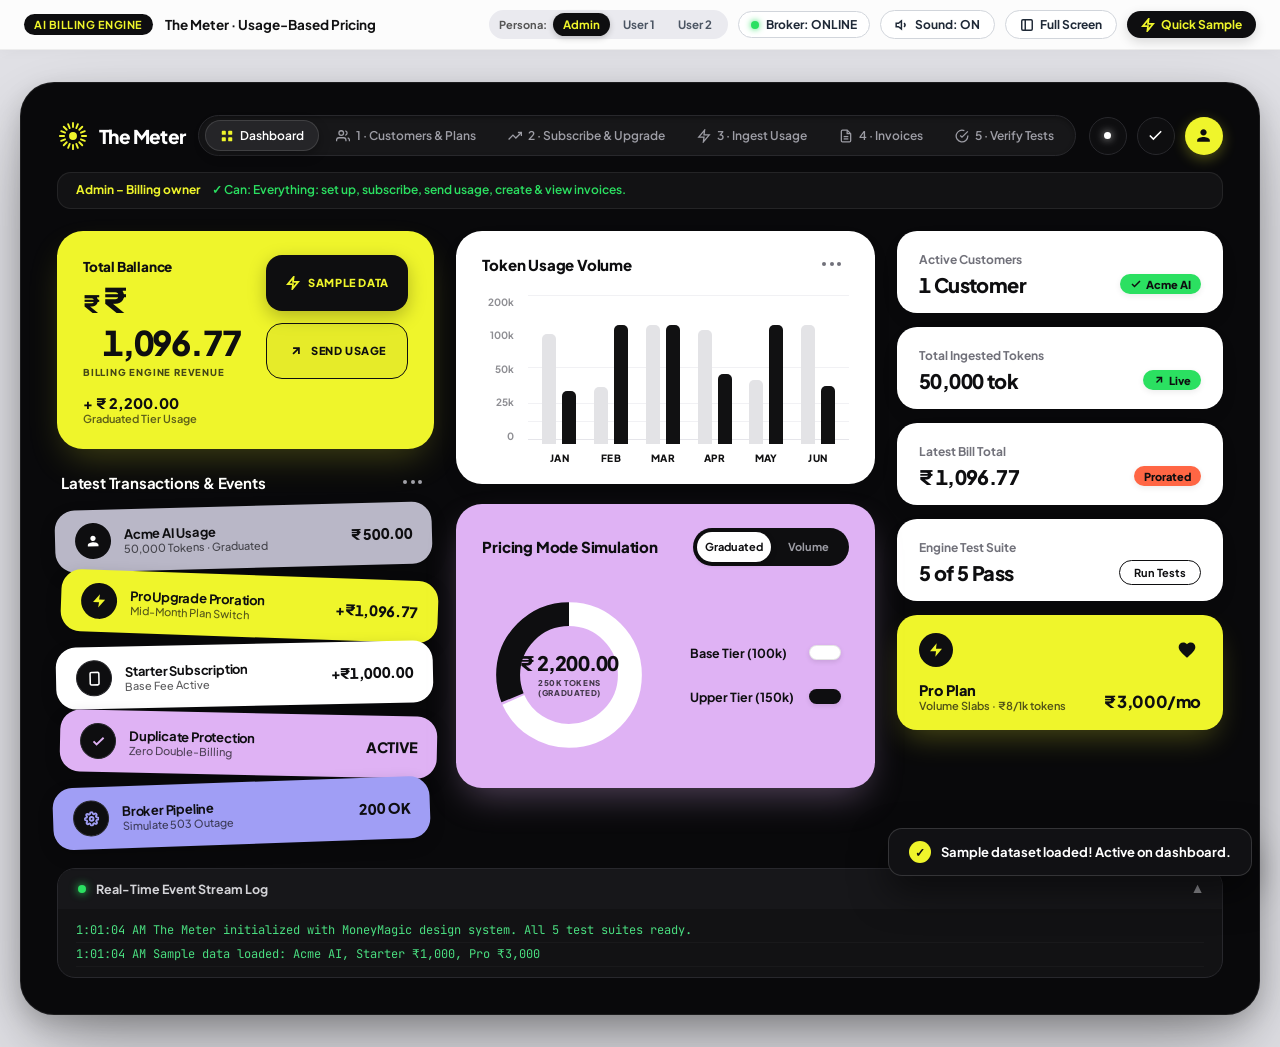
<file: index.html>
<!DOCTYPE html>
<html lang="en">
<head>
    <meta charset="UTF-8">
    <meta name="viewport" content="width=device-width, initial-scale=1.0, viewport-fit=cover">
    <title>The Meter — AI Usage Billing Engine</title>
    <link rel="preconnect" href="https://fonts.googleapis.com">
    <link rel="preconnect" href="https://fonts.gstatic.com" crossorigin>
    <link href="https://fonts.googleapis.com/css2?family=Plus+Jakarta+Sans:wght@400;500;600;700;800;900&family=JetBrains+Mono:wght@400;600;700&display=swap" rel="stylesheet">
    <link rel="stylesheet" href="style.css">
</head>
<body class="canvas-presentation">

    <!-- Top Floating Presentation Bar -->
    <header class="showcase-bar">
        <div class="showcase-left">
            <span class="badge-pill">AI Billing Engine</span>
            <span class="showcase-title">The Meter · Usage-Based Pricing</span>
        </div>
        <div class="showcase-controls">
            <!-- Persona Switcher Pill -->
            <div class="persona-cluster">
                <span class="persona-label">Persona:</span>
                <div class="persona-pills" id="seg">
                    <!-- Populated dynamically: Admin, User 1, User 2 -->
                </div>
            </div>

            <!-- Broker Status Switch -->
            <div class="broker-toggle-wrapper">
                <label class="broker-pill-toggle" title="Toggle message broker pipeline">
                    <input type="checkbox" id="brk" checked>
                    <span class="broker-status-indicator"></span>
                    <span id="brkTxt">Broker: ONLINE</span>
                </label>
            </div>

            <!-- Sound Toggle -->
            <button id="soundToggleBtn" class="pill-btn secondary" title="Toggle audio feedback">
                <svg width="14" height="14" viewBox="0 0 24 24" fill="none" stroke="currentColor" stroke-width="2.5">
                    <polygon points="11 5 6 9 2 9 2 15 6 15 11 19 11 5"></polygon>
                    <path d="M15.54 8.46a5 5 0 0 1 0 7.07"></path>
                </svg>
                <span>Sound: <strong id="soundStatus">ON</strong></span>
            </button>

            <!-- View Mode Switch -->
            <button id="viewToggleBtn" class="pill-btn secondary" title="Toggle showcase frame vs full screen">
                <svg width="14" height="14" viewBox="0 0 24 24" fill="none" stroke="currentColor" stroke-width="2.5"><rect x="3" y="3" width="18" height="18" rx="2" ry="2"/><line x1="9" y1="3" x2="9" y2="21"/></svg>
                <span id="viewToggleText">Full Screen</span>
            </button>

            <!-- Quick Action Sample Data -->
            <button class="pill-btn primary" data-a="sample" title="Instant Quickstart: Load Acme AI, Starter & Pro plans">
                <svg width="14" height="14" viewBox="0 0 24 24" fill="none" stroke="currentColor" stroke-width="3"><polygon points="13 2 3 14 12 14 11 22 21 10 12 10 13 2"></polygon></svg>
                <span>Quick Sample</span>
            </button>
        </div>
    </header>

    <!-- Presentation Stage / Showcase Viewport -->
    <main class="dashboard-stage" id="dashboardStage">
        <!-- Main Dashboard Tablet Chassis (MoneyMagic Signature Dark Frame) -->
        <div class="dashboard-wrapper" id="dashboardWrapper">

            <!-- 1. Top Navigation Bar -->
            <nav class="top-nav">
                <!-- Brand / Logo -->
                <div class="brand-section" id="brandHomeBtn">
                    <div class="brand-sunburst" aria-label="The Meter Logo">
                        <!-- MoneyMagic Style Sunburst Ray Icon -->
                        <svg viewBox="0 0 32 32" fill="none" class="sunburst-svg">
                            <circle cx="16" cy="16" r="4.2" fill="#EFF52B" />
                            <g stroke="#EFF52B" stroke-width="2" stroke-linecap="round">
                                <line x1="16" y1="2" x2="16" y2="6.5" />
                                <line x1="16" y1="25.5" x2="16" y2="30" />
                                <line x1="2" y1="16" x2="6.5" y2="16" />
                                <line x1="25.5" y1="16" x2="30" y2="16" />
                                <line x1="6.1" y1="6.1" x2="9.3" y2="9.3" />
                                <line x1="22.7" y1="22.7" x2="25.9" y2="25.9" />
                                <line x1="6.1" y1="25.9" x2="9.3" y2="22.7" />
                                <line x1="22.7" y1="9.3" x2="25.9" y2="6.1" />
                                <line x1="10.8" y1="3.4" x2="12.5" y2="7.5" />
                                <line x1="19.5" y1="24.5" x2="21.2" y2="28.6" />
                                <line x1="3.4" y1="21.2" x2="7.5" y2="19.5" />
                                <line x1="24.5" y1="12.5" x2="28.6" y2="10.8" />
                                <line x1="21.2" y1="3.4" x2="19.5" y2="7.5" />
                                <line x1="12.5" y1="24.5" x2="10.8" y2="28.6" />
                                <line x1="3.4" y1="10.8" x2="7.5" y2="12.5" />
                                <line x1="24.5" y1="19.5" x2="28.6" y2="21.2" />
                            </g>
                        </svg>
                    </div>
                    <div class="brand-text-group">
                        <span class="brand-name">The Meter</span>
                    </div>
                </div>

                <!-- Center Pill Menu (Steps / Navigation) -->
                <div class="nav-pill-cluster" id="steps">
                    <button class="nav-tab active" data-s="0">
                        <svg class="tab-icon yellow-accent" viewBox="0 0 24 24" fill="currentColor">
                            <rect x="3" y="3" width="7" height="7" rx="1.5"></rect>
                            <rect x="14" y="3" width="7" height="7" rx="1.5"></rect>
                            <rect x="3" y="14" width="7" height="7" rx="1.5"></rect>
                            <rect x="14" y="14" width="7" height="7" rx="1.5"></rect>
                        </svg>
                        <span>Dashboard</span>
                    </button>
                    <button class="nav-tab" data-s="1">
                        <svg class="tab-icon" viewBox="0 0 24 24" fill="none" stroke="currentColor" stroke-width="2.2">
                            <path d="M17 21v-2a4 4 0 0 0-4-4H5a4 4 0 0 0-4 4v2"></path>
                            <circle cx="9" cy="7" r="4"></circle>
                            <path d="M23 21v-2a4 4 0 0 0-3-3.87"></path>
                            <path d="M16 3.13a4 4 0 0 1 0 7.75"></path>
                        </svg>
                        <span>1 · Customers & Plans</span>
                    </button>
                    <button class="nav-tab" data-s="2">
                        <svg class="tab-icon" viewBox="0 0 24 24" fill="none" stroke="currentColor" stroke-width="2.2">
                            <polyline points="23 6 13.5 15.5 8.5 10.5 1 18"></polyline>
                            <polyline points="17 6 23 6 23 12"></polyline>
                        </svg>
                        <span>2 · Subscribe & Upgrade</span>
                    </button>
                    <button class="nav-tab" data-s="3">
                        <svg class="tab-icon" viewBox="0 0 24 24" fill="none" stroke="currentColor" stroke-width="2.2">
                            <polygon points="13 2 3 14 12 14 11 22 21 10 12 10 13 2"></polygon>
                        </svg>
                        <span>3 · Ingest Usage</span>
                    </button>
                    <button class="nav-tab" data-s="4">
                        <svg class="tab-icon" viewBox="0 0 24 24" fill="none" stroke="currentColor" stroke-width="2.2">
                            <path d="M14 2H6a2 2 0 0 0-2 2v16a2 2 0 0 0 2 2h12a2 2 0 0 0 2-2V8z"></path>
                            <polyline points="14 2 14 8 20 8"></polyline>
                            <line x1="16" y1="13" x2="8" y2="13"></line>
                            <line x1="16" y1="17" x2="8" y2="17"></line>
                        </svg>
                        <span>4 · Invoices</span>
                    </button>
                    <button class="nav-tab" data-s="5">
                        <svg class="tab-icon" viewBox="0 0 24 24" fill="none" stroke="currentColor" stroke-width="2.2">
                            <path d="M22 11.08V12a10 10 0 1 1-5.93-9.14"></path>
                            <polyline points="22 4 12 14.01 9 11.01"></polyline>
                        </svg>
                        <span>5 · Verify Tests</span>
                    </button>
                </div>

                <!-- Right Quick Utility Actions -->
                <div class="nav-actions">
                    <button class="circle-btn dark-circle" id="openLogDrawerBtn" title="View Activity Stream Log">
                        <span class="white-dot-indicator"></span>
                    </button>
                    <button class="circle-btn dark-circle" id="toggleTestsModalBtn" title="Run System Tests">
                        <svg width="17" height="17" viewBox="0 0 24 24" fill="none" stroke="currentColor" stroke-width="2.2">
                            <polyline points="20 6 9 17 4 12"></polyline>
                        </svg>
                    </button>
                    <button class="circle-btn yellow-circle" id="userRoleAvatarBtn" title="Current Role Permissions">
                        <svg width="19" height="19" viewBox="0 0 24 24" fill="#0C0C0E">
                            <path d="M12 12c2.21 0 4-1.79 4-4s-1.79-4-4-4-4 1.79-4 4 1.79 4 4 4zm0 2c-2.67 0-8 1.34-8 4v2h16v-2c0-2.66-5.33-4-8-4z"/>
                        </svg>
                    </button>
                </div>
            </nav>

            <!-- Role Permissions Banner / Context Bar -->
            <div class="role-context-bar" id="who">
                <!-- Dynamically updated role explanation -->
            </div>

            <!-- ================= VIEW 0: MAIN DASHBOARD VIEW (MoneyMagic 3-Column Layout) ================= -->
            <div class="tab-view active" id="view-dashboard">
                <div class="grid-container">

                    <!-- ================= LEFT COLUMN ================= -->
                    <div class="col-left">

                        <!-- Total Ballance / Invoiced Revenue Card (Bright Cyber Yellow) -->
                        <div class="card card-total-balance" id="totalBalanceCard">
                            <div class="balance-info-pane">
                                <div class="balance-header">
                                    <span class="balance-title">Total Ballance</span>
                                </div>
                                <div class="balance-amount-wrapper">
                                    <span class="currency-symbol">₹</span>
                                    <span class="balance-number" id="balanceDisplay" data-value="1096.77">1,096.77</span>
                                </div>
                                <div class="balance-sub">BILLING ENGINE REVENUE</div>

                                <div class="last-tx-box">
                                    <div class="last-tx-val" id="lastTxVal">+ ₹ 2,200.00</div>
                                    <div class="last-tx-label" id="lastTxLabel">Graduated Tier Usage</div>
                                </div>
                            </div>

                            <!-- Action Buttons inside Yellow Card -->
                            <div class="balance-actions-pane">
                                <button class="btn-topup" data-a="sample" title="Load sample dataset">
                                    <svg width="14" height="14" viewBox="0 0 24 24" fill="none" stroke="currentColor" stroke-width="3">
                                        <polygon points="13 2 3 14 12 14 11 22 21 10 12 10 13 2"></polygon>
                                    </svg>
                                    <span>SAMPLE DATA</span>
                                </button>
                                <button class="btn-withdraw" id="openSendEventModalBtn" title="Send token usage event">
                                    <svg width="14" height="14" viewBox="0 0 24 24" fill="none" stroke="currentColor" stroke-width="3">
                                        <line x1="7" y1="17" x2="17" y2="7"></line>
                                        <polyline points="7 7 17 7 17 17"></polyline>
                                    </svg>
                                    <span>SEND USAGE</span>
                                </button>
                            </div>
                        </div>

                        <!-- Latest Transactions / Usage Pipeline: Playful Tilted Stack -->
                        <div class="transactions-section">
                            <div class="section-header">
                                <h2 class="section-title">Latest Transactions & Events</h2>
                                <button class="btn-dots" id="txFilterBtn" title="More options">
                                    <span></span><span></span><span></span>
                                </button>
                            </div>

                            <!-- Stack of Tilted Cards -->
                            <div class="tx-stack" id="txStack">

                                <!-- Card 1: Slate Grey / Johnson equivalent -> Acme Ingest -->
                                <div class="tx-card tilt-item-1" data-title="Event evt-01 Accepted" data-desc="Acme AI · 50,000 Tokens" data-amount="-₹400.00" data-type="usage">
                                    <div class="tx-left">
                                        <div class="tx-avatar-circle dark-avatar">
                                            <svg width="16" height="16" viewBox="0 0 24 24" fill="currentColor">
                                                <path d="M12 12c2.21 0 4-1.79 4-4s-1.79-4-4-4-4 1.79-4 4 1.79 4 4 4zm0 2c-2.67 0-8 1.34-8 4v2h16v-2c0-2.66-5.33-4-8-4z"/>
                                            </svg>
                                        </div>
                                        <div class="tx-details">
                                            <div class="tx-name">Acme AI Usage</div>
                                            <div class="tx-desc">50,000 Tokens · Graduated</div>
                                        </div>
                                    </div>
                                    <div class="tx-amount negative">₹ 500.00</div>
                                </div>

                                <!-- Card 2: Bright Yellow / Nike equivalent -> Pro Plan Upgrade -->
                                <div class="tx-card tilt-item-2" data-title="Plan Upgrade (Prorated)" data-desc="Starter → Pro (17/31 days)" data-amount="+₹1,096.77" data-type="proration">
                                    <div class="tx-left">
                                        <div class="tx-avatar-circle black-circle">
                                            <svg viewBox="0 0 24 24" width="16" height="16" fill="#EFF52B">
                                                <polygon points="13 2 3 14 12 14 11 22 21 10 12 10 13 2"></polygon>
                                            </svg>
                                        </div>
                                        <div class="tx-details">
                                            <div class="tx-name">Pro Upgrade Proration</div>
                                            <div class="tx-desc">Mid-Month Plan Switch</div>
                                        </div>
                                    </div>
                                    <div class="tx-amount positive">+₹1,096.77</div>
                                </div>

                                <!-- Card 3: Crisp White / Mobile Phone equivalent -> Starter Base Subscription -->
                                <div class="tx-card tilt-item-3" data-title="Monthly Subscription" data-desc="Acme AI · Starter Base Plan" data-amount="+₹1,000.00" data-type="sub">
                                    <div class="tx-left">
                                        <div class="tx-avatar-circle dark-circle">
                                            <svg width="15" height="15" viewBox="0 0 24 24" fill="none" stroke="#FFFFFF" stroke-width="2.5">
                                                <rect x="5" y="2" width="14" height="20" rx="2" ry="2"></rect>
                                                <line x1="12" y1="18" x2="12.01" y2="18"></line>
                                            </svg>
                                        </div>
                                        <div class="tx-details">
                                            <div class="tx-name">Starter Subscription</div>
                                            <div class="tx-desc">Base Fee Active</div>
                                        </div>
                                    </div>
                                    <div class="tx-amount positive">+₹1,000.00</div>
                                </div>

                                <!-- Card 4: Candy Lilac / Balance Top-Up equivalent -> Deduplication Guard -->
                                <div class="tx-card tilt-item-4" data-title="Idempotency Guard" data-desc="Duplicate Event Suppressed" data-amount="Protected" data-type="security">
                                    <div class="tx-left">
                                        <div class="tx-avatar-circle dark-circle">
                                            <svg width="15" height="15" viewBox="0 0 24 24" fill="none" stroke="#DFB2F4" stroke-width="3">
                                                <polyline points="20 6 9 17 4 12"></polyline>
                                            </svg>
                                        </div>
                                        <div class="tx-details">
                                            <div class="tx-name">Duplicate Protection</div>
                                            <div class="tx-desc">Zero Double-Billing</div>
                                        </div>
                                    </div>
                                    <div class="tx-amount positive">ACTIVE</div>
                                </div>

                                <!-- Card 5: Periwinkle Lavender / Withdrawal equivalent -> Broker Health -->
                                <div class="tx-card tilt-item-5" data-title="Message Broker Status" data-desc="Kafka/RabbitMQ Usage Bus" data-amount="Healthy" data-type="broker">
                                    <div class="tx-left">
                                        <div class="tx-avatar-circle dark-circle">
                                            <svg width="15" height="15" viewBox="0 0 24 24" fill="none" stroke="#A09EF5" stroke-width="3">
                                                <circle cx="12" cy="12" r="3"></circle>
                                                <path d="M19.4 15a1.65 1.65 0 0 0 .33 1.82l.06.06a2 2 0 0 1 0 2.83 2 2 0 0 1-2.83 0l-.06-.06a1.65 1.65 0 0 0-1.82-.33 1.65 1.65 0 0 0-1 1.51V21a2 2 0 0 1-2 2 2 2 0 0 1-2-2v-.09A1.65 1.65 0 0 0 9 19.4a1.65 1.65 0 0 0-1.82.33l-.06.06a2 2 0 0 1-2.83 0 2 2 0 0 1 0-2.83l.06-.06a1.65 1.65 0 0 0 .33-1.82 1.65 1.65 0 0 0-1.51-1H3a2 2 0 0 1-2-2 2 2 0 0 1 2-2h.09A1.65 1.65 0 0 0 4.6 9a1.65 1.65 0 0 0-.33-1.82l-.06-.06a2 2 0 0 1 0-2.83 2 2 0 0 1 2.83 0l.06.06a1.65 1.65 0 0 0 1.82.33H9a1.65 1.65 0 0 0 1-1.51V3a2 2 0 0 1 2-2 2 2 0 0 1 2 2v.09a1.65 1.65 0 0 0 1 1.51 1.65 1.65 0 0 0 1.82-.33l.06-.06a2 2 0 0 1 2.83 0 2 2 0 0 1 0 2.83l-.06.06a1.65 1.65 0 0 0-.33 1.82V9a1.65 1.65 0 0 0 1.51 1H21a2 2 0 0 1 2 2 2 2 0 0 1-2 2h-.09a1.65 1.65 0 0 0-1.51 1z"></path>
                                            </svg>
                                        </div>
                                        <div class="tx-details">
                                            <div class="tx-name">Broker Pipeline</div>
                                            <div class="tx-desc">Simulate 503 Outage</div>
                                        </div>
                                    </div>
                                    <div class="tx-amount negative" id="brokerTxBadge">200 OK</div>
                                </div>

                            </div>
                        </div>
                    </div>

                    <!-- ================= MIDDLE COLUMN ================= -->
                    <div class="col-middle">

                        <!-- Report Card (Crisp White with Bar Chart) -->
                        <div class="card card-report" id="reportCard">
                            <div class="card-head">
                                <h3 class="card-title-dark">Token Usage Volume</h3>
                                <button class="btn-dots dark-dots" data-s="4" title="View Invoices">
                                    <span></span><span></span><span></span>
                                </button>
                            </div>

                            <!-- Bar Chart Component -->
                            <div class="bar-chart-container">
                                <div class="chart-y-axis">
                                    <span>200k</span>
                                    <span>100k</span>
                                    <span>50k</span>
                                    <span>25k</span>
                                    <span>0</span>
                                </div>

                                <div class="chart-plot-area">
                                    <div class="chart-grid-lines">
                                        <div class="grid-line" style="bottom: 100%;"></div>
                                        <div class="grid-line" style="bottom: 50%;"></div>
                                        <div class="grid-line" style="bottom: 25%;"></div>
                                        <div class="grid-line" style="bottom: 12.5%;"></div>
                                        <div class="grid-line baseline" style="bottom: 0%;"></div>
                                    </div>

                                    <div class="chart-columns">
                                        <!-- Column 1: JAN -->
                                        <div class="chart-col" data-month="JAN" data-grey="155k" data-black="75k">
                                            <div class="bar-pair">
                                                <div class="bar bar-grey" style="--target-height: 77.5%;"></div>
                                                <div class="bar bar-black" style="--target-height: 37.5%;"></div>
                                            </div>
                                            <span class="month-label">JAN</span>
                                        </div>
                                        <!-- Column 2: FEB -->
                                        <div class="chart-col" data-month="FEB" data-grey="80k" data-black="168k">
                                            <div class="bar-pair">
                                                <div class="bar bar-grey" style="--target-height: 40%;"></div>
                                                <div class="bar bar-black" style="--target-height: 84%;"></div>
                                            </div>
                                            <span class="month-label">FEB</span>
                                        </div>
                                        <!-- Column 3: MAR -->
                                        <div class="chart-col" data-month="MAR" data-grey="168k" data-black="168k">
                                            <div class="bar-pair">
                                                <div class="bar bar-grey" style="--target-height: 84%;"></div>
                                                <div class="bar bar-black" style="--target-height: 84%;"></div>
                                            </div>
                                            <span class="month-label">MAR</span>
                                        </div>
                                        <!-- Column 4: APR -->
                                        <div class="chart-col" data-month="APR" data-grey="160k" data-black="98k">
                                            <div class="bar-pair">
                                                <div class="bar bar-grey" style="--target-height: 80%;"></div>
                                                <div class="bar bar-black" style="--target-height: 49%;"></div>
                                            </div>
                                            <span class="month-label">APR</span>
                                        </div>
                                        <!-- Column 5: MAY -->
                                        <div class="chart-col" data-month="MAY" data-grey="90k" data-black="168k">
                                            <div class="bar-pair">
                                                <div class="bar bar-grey" style="--target-height: 45%;"></div>
                                                <div class="bar bar-black" style="--target-height: 84%;"></div>
                                            </div>
                                            <span class="month-label">MAY</span>
                                        </div>
                                        <!-- Column 6: JUN -->
                                        <div class="chart-col" data-month="JUN" data-grey="168k" data-black="82k">
                                            <div class="bar-pair">
                                                <div class="bar bar-grey" style="--target-height: 84%;"></div>
                                                <div class="bar bar-black" style="--target-height: 41%;"></div>
                                            </div>
                                            <span class="month-label">JUN</span>
                                        </div>
                                    </div>
                                </div>
                            </div>

                            <!-- Tooltip -->
                            <div class="chart-tooltip" id="chartTooltip">
                                <div class="tooltip-header" id="tooltipMonth">MAR</div>
                                <div class="tooltip-row">
                                    <span class="dot-swatch grey-dot"></span>
                                    <span class="tooltip-lbl">Base Tier:</span>
                                    <span class="tooltip-val" id="tooltipGreyVal">168,000 tok</span>
                                </div>
                                <div class="tooltip-row">
                                    <span class="dot-swatch black-dot"></span>
                                    <span class="tooltip-lbl">Overage:</span>
                                    <span class="tooltip-val" id="tooltipBlackVal">168,000 tok</span>
                                </div>
                            </div>
                        </div>

                        <!-- Spending / Pricing Mode Card (Candy Lilac with Donut Chart) -->
                        <div class="card card-spending" id="spendingCard">
                            <div class="spending-top-row">
                                <h3 class="spending-title">Pricing Mode Simulation</h3>
                                <div class="timeframe-toggle" id="timeframeToggle">
                                    <button class="toggle-pill-option active" data-period="graduated">Graduated</button>
                                    <button class="toggle-pill-option" data-period="volume">Volume</button>
                                    <div class="toggle-slider"></div>
                                </div>
                            </div>

                            <div class="spending-content">
                                <div class="donut-chart-box">
                                    <svg class="donut-svg" viewBox="0 0 160 160">
                                        <circle class="donut-ring ring-white" cx="80" cy="80" r="56"
                                                stroke-dasharray="240 352"
                                                stroke-dashoffset="0" />
                                        <circle class="donut-ring ring-black" cx="80" cy="80" r="56"
                                                stroke-dasharray="110 352"
                                                stroke-dashoffset="-242" />
                                    </svg>
                                    <div class="donut-center-info">
                                        <div class="donut-amount" id="spendingAmountDisplay">₹ 2,200.00</div>
                                        <div class="donut-label" id="spendingLabelDisplay">250K TOKENS (GRADUATED)</div>
                                    </div>
                                </div>

                                <div class="spending-legend">
                                    <div class="legend-item" id="legendPersonal">
                                        <span class="legend-name">Base Tier (100k)</span>
                                        <div class="legend-capsule capsule-white" title="Base Tier: 100k tokens @ ₹10 = ₹1,000"></div>
                                    </div>
                                    <div class="legend-item" id="legendShopping">
                                        <span class="legend-name">Upper Tier (150k)</span>
                                        <div class="legend-capsule capsule-black" title="Upper Tier: 150k tokens @ ₹8 = ₹1,200"></div>
                                    </div>
                                </div>
                            </div>
                        </div>

                    </div>

                    <!-- ================= RIGHT COLUMN ================= -->
                    <div class="col-right">

                        <!-- 1. Total Income -> Active Customers -->
                        <div class="card card-metric" id="metricIncome" data-s="1">
                            <div class="metric-top">
                                <span class="metric-label">Active Customers</span>
                            </div>
                            <div class="metric-bottom">
                                <span class="metric-value" id="activeCustomersCount">1 Active</span>
                                <div class="metric-badge badge-green">
                                    <svg width="12" height="12" viewBox="0 0 24 24" fill="none" stroke="currentColor" stroke-width="3">
                                        <polyline points="20 6 9 17 4 12"></polyline>
                                    </svg>
                                    <span>Acme AI</span>
                                </div>
                            </div>
                        </div>

                        <!-- 2. Total Saves -> Total Ingested Tokens -->
                        <div class="card card-metric" id="metricSaves" data-s="3">
                            <div class="metric-top">
                                <span class="metric-label">Total Ingested Tokens</span>
                            </div>
                            <div class="metric-bottom">
                                <span class="metric-value" id="totalTokensRecorded">50,000 tok</span>
                                <div class="metric-badge badge-green">
                                    <svg width="12" height="12" viewBox="0 0 24 24" fill="none" stroke="currentColor" stroke-width="3">
                                        <line x1="7" y1="17" x2="17" y2="7"></line>
                                        <polyline points="7 7 17 7 17 17"></polyline>
                                    </svg>
                                    <span>Live</span>
                                </div>
                            </div>
                        </div>

                        <!-- 3. Total Expense -> Invoiced Total -->
                        <div class="card card-metric" id="metricExpense" data-s="4">
                            <div class="metric-top">
                                <span class="metric-label">Latest Bill Total</span>
                            </div>
                            <div class="metric-bottom">
                                <span class="metric-value" id="metricInvoicedTotal">₹ 1,096.77</span>
                                <div class="metric-badge badge-coral">
                                    <span>Prorated</span>
                                </div>
                            </div>
                        </div>

                        <!-- 4. Upcoming -> Test Verification Suite -->
                        <div class="card card-metric card-upcoming" id="metricUpcoming">
                            <div class="metric-top">
                                <span class="metric-label">Engine Test Suite</span>
                            </div>
                            <div class="metric-bottom upcoming-row">
                                <span class="metric-value" id="testSuiteBadge">5 of 5 Pass</span>
                                <button class="btn-view-details" data-a="runT">
                                    Run Tests
                                </button>
                            </div>
                        </div>

                        <!-- 5. Nike Banner -> Pro Plan Highlight Card -->
                        <div class="card card-nike-banner" id="cardNikeBanner" data-s="1">
                            <div class="nike-top-row">
                                <div class="nike-circle-badge">
                                    <svg viewBox="0 0 24 24" width="16" height="16" fill="#EFF52B">
                                        <polygon points="13 2 3 14 12 14 11 22 21 10 12 10 13 2"></polygon>
                                    </svg>
                                </div>
                                <button class="btn-heart" id="proPlanHeartBtn" title="Favorite Plan">
                                    <svg class="heart-icon active" viewBox="0 0 24 24" fill="currentColor">
                                        <path d="M12 21.35l-1.45-1.32C5.4 15.36 2 12.28 2 8.5 2 5.42 4.42 3 7.5 3c1.74 0 3.41.81 4.5 2.09C13.09 3.81 14.76 3 16.5 3 19.58 3 22 5.42 22 8.5c0 3.78-3.4 6.86-8.55 11.54L12 21.35z"/>
                                    </svg>
                                </button>
                            </div>
                            <div class="nike-bottom-row">
                                <div class="nike-labels">
                                    <div class="nike-brand">Pro Plan</div>
                                    <div class="nike-cat">Volume Slabs · ₹8/1k tokens</div>
                                </div>
                                <div class="nike-price">₹ 3,000/mo</div>
                            </div>
                        </div>

                    </div>

                </div> <!-- /grid-container -->
            </div> <!-- /view-dashboard -->

            <!-- ================= VIEW 1: STEP 1 · SET UP CUSTOMERS AND PLANS ================= -->
            <div class="tab-view" id="view-step1">
                <div class="step-card-panel">
                    <div class="step-header-row">
                        <div>
                            <span class="badge-pill">Step 1</span>
                            <h2 class="step-title">Set up customers and plans</h2>
                            <p class="step-lead">A <b>customer</b> is a company you bill. A <b>plan</b> has a monthly base fee plus a per-1,000-token price that gets cheaper in higher volume tiers.</p>
                        </div>
                        <button class="pill-btn primary" data-a="sample">⚡ Load sample data (quickest)</button>
                    </div>

                    <div class="step-split-grid">
                        <div class="form-pane">
                            <h3 class="pane-heading">Create New Customer</h3>
                            <div class="form-group">
                                <label>Customer Name</label>
                                <input type="text" id="cn" value="My Company" placeholder="e.g. Acme AI">
                            </div>
                            <div class="act">
                                <button class="btn-pill-action" data-a="addC">+ Add Customer</button>
                            </div>

                            <hr class="form-divider">

                            <h3 class="pane-heading">Create New Pricing Plan</h3>
                            <div class="g2">
                                <div class="form-group">
                                    <label>Plan Name</label>
                                    <input type="text" id="pn" value="Growth">
                                </div>
                                <div class="form-group">
                                    <label>Monthly Base Fee (₹)</label>
                                    <input type="number" id="pb" value="2000" inputmode="decimal">
                                </div>
                            </div>
                            <div class="form-group">
                                <label>Pricing Mode</label>
                                <select id="pm" class="form-select">
                                    <option value="graduated">Graduated – each slab priced at its own rate</option>
                                    <option value="volume">Volume – all tokens at the rate of the tier you reach</option>
                                </select>
                            </div>
                            <div class="form-group">
                                <label>Price Tiers (limit k tokens, ₹ per 1k tokens, flat fee)</label>
                                <textarea id="pt" rows="4" class="code-textarea">100,10,0
500,8,0
-,5,0</textarea>
                                <span class="hint">Use "-" for "no limit". Last line must be "-". Format: 100k @ ₹10, next 400k @ ₹8, rest @ ₹5.</span>
                            </div>
                            <div class="act">
                                <button class="btn-pill-action yellow" data-a="addP">+ Add Pricing Plan</button>
                            </div>
                        </div>

                        <div class="catalog-pane">
                            <h3 class="pane-heading">Current Catalog</h3>
                            <div id="cat" class="catalog-display">
                                <!-- Populated dynamically -->
                            </div>
                        </div>
                    </div>
                </div>
            </div>

            <!-- ================= VIEW 2: STEP 2 · SUBSCRIBE & UPGRADE ================= -->
            <div class="tab-view" id="view-step2">
                <div class="step-card-panel">
                    <span class="badge-pill">Step 2</span>
                    <h2 class="step-title">Subscribe a customer, then upgrade mid-month</h2>
                    <p class="step-lead">Subscribing starts a monthly billing period. Upgrading part-way through credits the unused part of the old plan and charges the new plan for the days left.</p>

                    <div class="g2">
                        <!-- Left: Subscribe -->
                        <div class="step-sub-card">
                            <h3 class="pane-heading">1. New Subscription</h3>
                            <div class="g2">
                                <div class="form-group">
                                    <label>Customer</label>
                                    <select id="sc" class="form-select"></select>
                                </div>
                                <div class="form-group">
                                    <label>Plan</label>
                                    <select id="sp" class="form-select"></select>
                                </div>
                            </div>
                            <div class="g2">
                                <div class="form-group">
                                    <label>Start Date</label>
                                    <input type="date" id="sd" value="2026-03-01">
                                </div>
                                <div class="form-group">
                                    <label>Retry-Safe Key (Idempotency)</label>
                                    <input type="text" id="ik" placeholder="e.g. order-1001">
                                    <span class="hint">Prevents double-billing when retrying.</span>
                                </div>
                            </div>
                            <div class="act">
                                <button class="btn-pill-action yellow" data-a="sub">Subscribe Customer</button>
                            </div>
                            <div class="res" id="r1"></div>
                        </div>

                        <!-- Right: Upgrade & Prorate -->
                        <div class="step-sub-card">
                            <h3 class="pane-heading">2. Mid-Month Upgrade & Proration</h3>
                            <div class="g2">
                                <div class="form-group">
                                    <label>Move to Plan</label>
                                    <select id="up" class="form-select"></select>
                                </div>
                                <div class="form-group">
                                    <label>Upgrade On Date</label>
                                    <input type="date" id="ua" value="2026-03-15">
                                </div>
                            </div>
                            <div class="act">
                                <button class="btn-pill-action" data-a="upg">Upgrade & Calculate Proration</button>
                            </div>
                            <div class="res" id="r1b"></div>
                        </div>
                    </div>
                </div>
            </div>

            <!-- ================= VIEW 3: STEP 3 · SEND USAGE EVENTS ================= -->
            <div class="tab-view" id="view-step3">
                <div class="step-card-panel">
                    <span class="badge-pill">Step 3</span>
                    <h2 class="step-title">Send usage events to message broker</h2>
                    <p class="step-lead">Each API call your customer makes is an event with a unique ID. The same ID is never counted twice.</p>

                    <div class="step-form-box">
                        <div class="g2">
                            <div class="form-group">
                                <label>Customer</label>
                                <select id="ec" class="form-select"></select>
                            </div>
                            <div class="form-group">
                                <label>Event ID (Deduplication Key)</label>
                                <div class="input-with-button">
                                    <input type="text" id="ei" placeholder="evt-xxxx">
                                    <button class="btn-sub-action" data-a="newId" title="Generate fresh ID">New ID</button>
                                </div>
                                <span class="hint">Keep ID unchanged and press Send again to test duplicate protection.</span>
                            </div>
                        </div>
                        <div class="g2">
                            <div class="form-group">
                                <label>Tokens Used</label>
                                <input type="number" id="et" value="50000" inputmode="numeric">
                            </div>
                            <div class="form-group">
                                <label>Timestamp</label>
                                <input type="datetime-local" id="es" value="2026-03-05T10:00">
                            </div>
                        </div>
                        <div class="act">
                            <button class="btn-pill-action yellow" data-a="send">Send Usage Event</button>
                        </div>
                        <div class="res" id="r2"></div>
                    </div>
                </div>
            </div>

            <!-- ================= VIEW 4: STEP 4 · INVOICES ================= -->
            <div class="tab-view" id="view-step4">
                <div class="step-card-panel">
                    <span class="badge-pill">Step 4</span>
                    <h2 class="step-title">Generate usage invoices</h2>
                    <p class="step-lead">The invoice prices all tokens used, tier by tier, using the plan that was active when the usage happened.</p>

                    <div class="step-form-box">
                        <div class="form-group">
                            <label>Customer</label>
                            <select id="ic" class="form-select"></select>
                        </div>
                        <div class="act">
                            <button class="btn-pill-action yellow" data-a="gen">Generate Usage Invoice</button>
                            <button class="btn-pill-action" data-a="hist">Show All Invoices</button>
                        </div>
                        <div class="res" id="r3"></div>
                    </div>
                </div>
            </div>

            <!-- ================= VIEW 5: STEP 5 · VERIFY TESTS ================= -->
            <div class="tab-view" id="view-step5">
                <div class="step-card-panel">
                    <div class="step-header-row">
                        <div>
                            <span class="badge-pill">Step 5</span>
                            <h2 class="step-title">Verify it works · Automated test suite</h2>
                            <p class="step-lead">Runs the 3 required tests and the 2 improvements on a clean copy of the engine.</p>
                        </div>
                        <button class="btn-pill-action yellow" data-a="runT">Run All Tests</button>
                    </div>

                    <div class="res" id="r4">
                        <!-- Populated with test cards -->
                    </div>
                </div>
            </div>

            <!-- Bottom Collapsible Activity Log Bar -->
            <div class="activity-drawer" id="activityDrawer">
                <div class="activity-drawer-header" id="activityDrawerToggle">
                    <div class="drawer-left">
                        <span class="status-pulsing-dot"></span>
                        <span class="drawer-title">Real-Time Event Stream Log</span>
                    </div>
                    <span class="drawer-toggle-arrow">▲</span>
                </div>
                <div class="activity-drawer-body">
                    <div class="log" id="log"></div>
                </div>
            </div>

        </div> <!-- /dashboard-wrapper -->
    </main>

    <!-- Quick Event Sender Modal -->
    <div class="modal-overlay" id="quickEventModal">
        <div class="modal-dialog">
            <div class="modal-header">
                <h3>Quick Ingest Usage Event</h3>
                <button class="modal-close-btn">&times;</button>
            </div>
            <div class="modal-body">
                <p class="modal-hint">Push a simulated token API call to the active message broker pipeline.</p>
                <div class="form-group">
                    <label>Customer</label>
                    <select id="modalCustomerSelect" class="form-select"></select>
                </div>
                <div class="form-group">
                    <label>Event ID</label>
                    <div class="input-with-button">
                        <input type="text" id="modalEventId">
                        <button type="button" class="btn-sub-action" id="modalGenIdBtn">Generate</button>
                    </div>
                </div>
                <div class="form-group">
                    <label>Tokens Used</label>
                    <div class="quick-chips">
                        <button type="button" class="chip-btn" data-tokens="10000">10k tok</button>
                        <button type="button" class="chip-btn active" data-tokens="50000">50k tok</button>
                        <button type="button" class="chip-btn" data-tokens="150000">150k tok</button>
                        <button type="button" class="chip-btn" data-tokens="300000">300k tok</button>
                    </div>
                    <input type="number" id="modalTokensInput" value="50000">
                </div>
                <div class="modal-footer">
                    <button type="button" class="btn-cancel modal-close-action">Cancel</button>
                    <button type="button" class="btn-submit" id="modalSubmitEventBtn">Send Event</button>
                </div>
            </div>
        </div>
    </div>

    <!-- Toast Notification -->
    <div class="toast-notification" id="toastNotification">
        <div class="toast-icon">✓</div>
        <div class="toast-message" id="toastMessage">Ready</div>
    </div>

    <!-- Toast from original logic -->
    <div id="toast" style="display:none;"></div>

    <script src="app.js"></script>
</body>
</html>
</file>
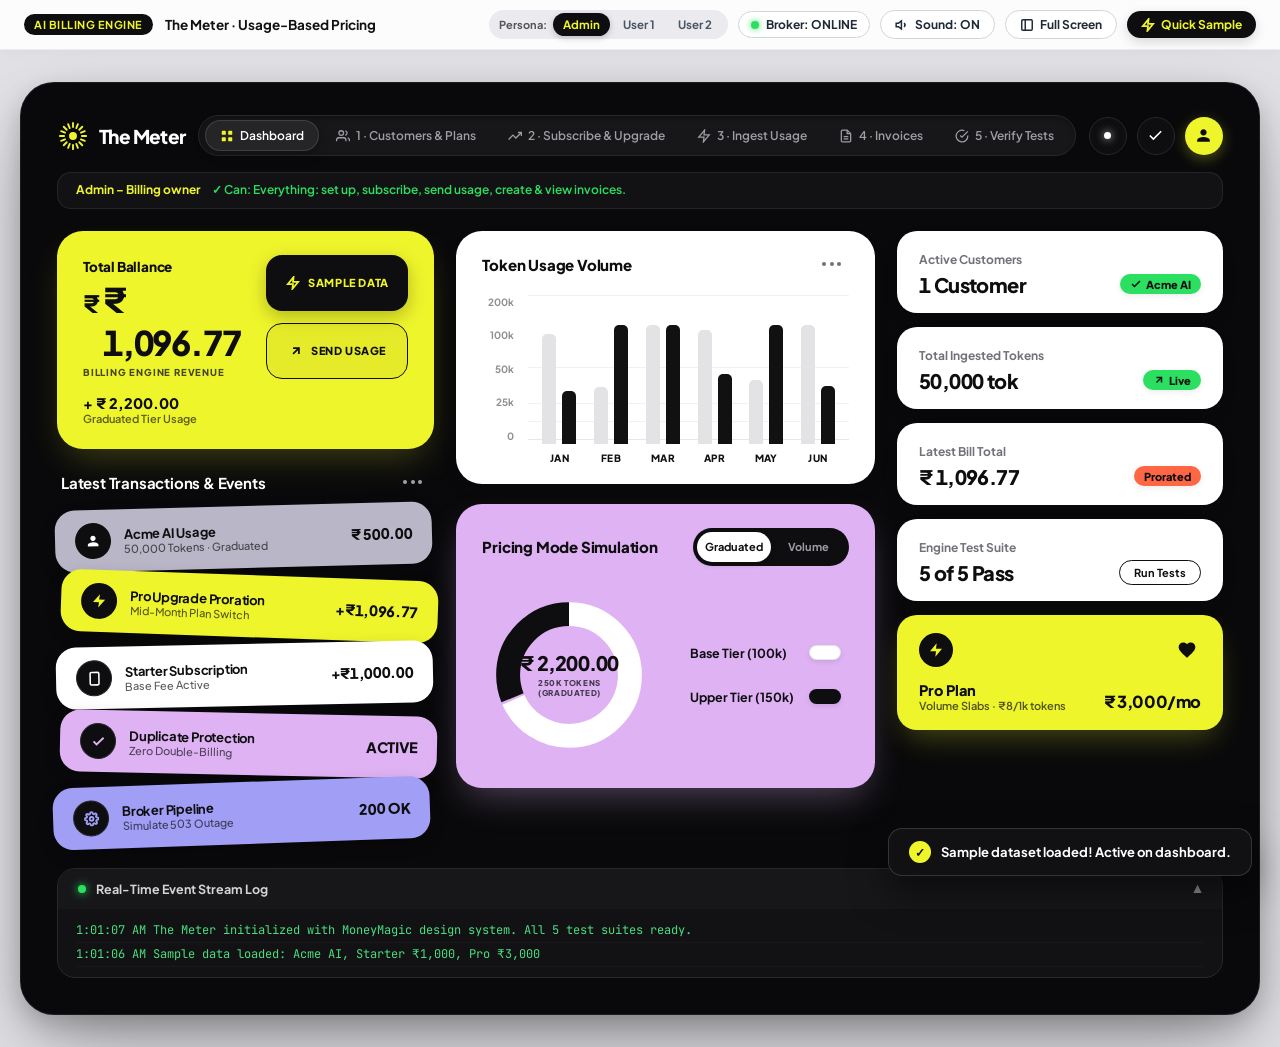
<file: the-meter-moneymagic.html>
<!DOCTYPE html>
<html lang="en">
<head>
    <meta charset="UTF-8">
    <meta name="viewport" content="width=device-width, initial-scale=1.0, viewport-fit=cover">
    <title>The Meter — AI Usage Billing Engine</title>
    <link rel="preconnect" href="https://fonts.googleapis.com">
    <link rel="preconnect" href="https://fonts.gstatic.com" crossorigin>
    <link href="https://fonts.googleapis.com/css2?family=Plus+Jakarta+Sans:wght@400;500;600;700;800;900&family=JetBrains+Mono:wght@400;600;700&display=swap" rel="stylesheet">
    <style>
/* ==========================================================================
   The Meter — AI Usage Billing Engine (MoneyMagic Design System)
   ========================================================================== */

:root {
    /* Signature MoneyMagic Palette */
    --c-yellow: #EFF52B;          /* Cyber Neon Yellow */
    --c-yellow-hover: #e2e825;
    --c-lilac: #DFB2F4;           /* Candy Soft Lilac / Purple */
    --c-lilac-hover: #d59fec;
    --c-bg-dark: #09090B;         /* Obsidian tablet chassis */
    --c-card-dark: #141417;       /* Card dark background */
    --c-pure-white: #FFFFFF;
    --c-pure-black: #0E0E10;

    /* Tilted pill transactions palette */
    --c-tx-slate: #B9B7C7;
    --c-tx-white: #FFFFFF;
    --c-tx-yellow: #EFF52B;
    --c-tx-lilac: #DFB2F4;
    --c-tx-periwinkle: #A09EF5;

    /* Status Badges */
    --c-green-pill: #2BE061;
    --c-coral-pill: #FF6644;
    --c-amber-pill: #F59E0B;

    /* Canvas & Neutrals */
    --c-canvas-bg: #E1E1E6;
    --c-border-dark: rgba(255, 255, 255, 0.08);
    --c-border-subtle: #2D2D35;
    --c-text-muted: #8E8E93;
    --c-text-dark: #111112;
    --c-text-light: #F4F4F5;

    /* Typography */
    --font-main: 'Plus Jakarta Sans', -apple-system, BlinkMacSystemFont, "Segoe UI", Roboto, sans-serif;
    --font-mono: 'JetBrains Mono', Consolas, monospace;

    /* Radii */
    --radius-chassis: 34px;
    --radius-card: 26px;
    --radius-pill: 9999px;
    --radius-btn: 16px;

    /* Shadows */
    --shadow-chassis: 0 35px 85px -15px rgba(0, 0, 0, 0.38), 0 10px 25px rgba(0, 0, 0, 0.18);
    --shadow-card: 0 8px 24px -6px rgba(0, 0, 0, 0.08);
    --shadow-hover: 0 18px 36px -8px rgba(0, 0, 0, 0.28);
}

/* Base Reset */
*, *::before, *::after {
    box-sizing: border-box;
    margin: 0;
    padding: 0;
    -webkit-font-smoothing: antialiased;
    -moz-osx-font-smoothing: grayscale;
}

body {
    font-family: var(--font-main);
    background-color: var(--c-canvas-bg);
    color: var(--c-text-light);
    min-height: 100vh;
    display: flex;
    flex-direction: column;
    overflow-x: hidden;
    user-select: none;
    transition: background 0.3s ease;
}

/* ==========================================================================
   Showcase Header Control Bar
   ========================================================================== */
.showcase-bar {
    position: sticky;
    top: 0;
    z-index: 100;
    display: flex;
    justify-content: space-between;
    align-items: center;
    padding: 10px 24px;
    background: rgba(255, 255, 255, 0.88);
    backdrop-filter: blur(16px);
    -webkit-backdrop-filter: blur(16px);
    border-bottom: 1px solid rgba(0, 0, 0, 0.06);
    box-shadow: 0 2px 12px rgba(0, 0, 0, 0.03);
    gap: 12px;
}

.showcase-left {
    display: flex;
    align-items: center;
    gap: 12px;
}

.badge-pill {
    background: var(--c-pure-black);
    color: var(--c-yellow);
    font-size: 11px;
    font-weight: 700;
    letter-spacing: 0.5px;
    text-transform: uppercase;
    padding: 4px 10px;
    border-radius: var(--radius-pill);
    display: inline-block;
}

.showcase-title {
    font-size: 13.5px;
    font-weight: 700;
    color: var(--c-text-dark);
}

.showcase-controls {
    display: flex;
    align-items: center;
    gap: 10px;
    flex-wrap: wrap;
}

/* Persona Switcher Pills in Top Bar */
.persona-cluster {
    display: flex;
    align-items: center;
    gap: 6px;
    background: #EAEAEF;
    border-radius: var(--radius-pill);
    padding: 3px 6px;
}

.persona-label {
    font-size: 11px;
    font-weight: 700;
    color: #555;
    margin-left: 4px;
}

.persona-pills {
    display: flex;
    gap: 3px;
}

.persona-pills button {
    background: transparent;
    border: none;
    font-family: var(--font-main);
    font-size: 11.5px;
    font-weight: 700;
    padding: 4px 10px;
    border-radius: var(--radius-pill);
    cursor: pointer;
    color: #4B5563;
    transition: all 0.2s ease;
}

.persona-pills button.on {
    background: var(--c-pure-black);
    color: var(--c-yellow);
    box-shadow: 0 2px 6px rgba(0,0,0,0.2);
}

/* Broker Toggle Switch */
.broker-pill-toggle {
    display: inline-flex;
    align-items: center;
    gap: 7px;
    background: #FFFFFF;
    border: 1px solid #D1D5DB;
    padding: 5px 12px;
    border-radius: var(--radius-pill);
    font-size: 12px;
    font-weight: 700;
    color: #1F2937;
    cursor: pointer;
    transition: all 0.2s ease;
}

.broker-pill-toggle input {
    display: none;
}

.broker-status-indicator {
    width: 8px;
    height: 8px;
    border-radius: 50%;
    background: var(--c-green-pill);
    box-shadow: 0 0 6px var(--c-green-pill);
    transition: background 0.2s, box-shadow 0.2s;
}

.broker-pill-toggle.down {
    border-color: #F87171;
    background: #FEF2F2;
    color: #991B1B;
}

.broker-pill-toggle.down .broker-status-indicator {
    background: #EF4444;
    box-shadow: 0 0 6px #EF4444;
}

.pill-btn {
    display: inline-flex;
    align-items: center;
    gap: 6px;
    padding: 6px 14px;
    font-family: var(--font-main);
    font-size: 12px;
    font-weight: 700;
    border-radius: var(--radius-pill);
    cursor: pointer;
    transition: all 0.2s cubic-bezier(0.16, 1, 0.3, 1);
    outline: none;
    border: none;
}

.pill-btn.secondary {
    background: #FFFFFF;
    color: #1F2937;
    border: 1px solid #D1D5DB;
}

.pill-btn.secondary:hover {
    background: #F3F4F6;
    border-color: #9CA3AF;
    transform: translateY(-1px);
}

.pill-btn.primary {
    background: var(--c-pure-black);
    color: var(--c-yellow);
    box-shadow: 0 4px 12px rgba(0, 0, 0, 0.15);
}

.pill-btn.primary:hover {
    background: #1F1F23;
    transform: translateY(-1px);
}

/* ==========================================================================
   Dashboard Stage / Presentation Container
   ========================================================================== */
.dashboard-stage {
    flex: 1;
    display: flex;
    justify-content: center;
    align-items: center;
    padding: 32px 20px;
    transition: padding 0.35s ease;
}

body.fullscreen-mode .dashboard-stage {
    padding: 0;
}

.dashboard-wrapper {
    width: 100%;
    max-width: 1280px;
    background: var(--c-bg-dark);
    border-radius: var(--radius-chassis);
    padding: 32px 36px 36px;
    box-shadow: var(--shadow-chassis);
    border: 1px solid var(--c-border-dark);
    position: relative;
    transition: all 0.35s cubic-bezier(0.16, 1, 0.3, 1);
    animation: dashboardFadeIn 0.6s cubic-bezier(0.16, 1, 0.3, 1);
}

body.fullscreen-mode .dashboard-wrapper {
    max-width: 100%;
    border-radius: 0;
    border: none;
    box-shadow: none;
    min-height: calc(100vh - 50px);
    padding: 24px 36px 40px;
}

@keyframes dashboardFadeIn {
    from {
        opacity: 0;
        transform: translateY(16px) scale(0.985);
    }
    to {
        opacity: 1;
        transform: translateY(0) scale(1);
    }
}

/* ==========================================================================
   1. Top Navigation Bar (MoneyMagic Inspired)
   ========================================================================== */
.top-nav {
    display: flex;
    justify-content: space-between;
    align-items: center;
    margin-bottom: 16px;
    position: relative;
}

/* Brand */
.brand-section {
    display: flex;
    align-items: center;
    gap: 10px;
    cursor: pointer;
}

.brand-sunburst {
    width: 32px;
    height: 32px;
    display: flex;
    align-items: center;
    justify-content: center;
    animation: sunPulse 6s ease-in-out infinite;
}

.sunburst-svg {
    width: 30px;
    height: 30px;
    display: block;
}

@keyframes sunPulse {
    0%, 100% { transform: rotate(0deg) scale(1); }
    50% { transform: rotate(20deg) scale(1.05); }
}

.brand-name {
    font-size: 19px;
    font-weight: 800;
    letter-spacing: -0.6px;
    color: var(--c-pure-white);
}

/* Center Pill Nav Cluster */
.nav-pill-cluster {
    display: flex;
    align-items: center;
    background: #171719;
    border: 1px solid #28282C;
    border-radius: var(--radius-pill);
    padding: 4px 6px;
    gap: 2px;
    box-shadow: inset 0 2px 4px rgba(0, 0, 0, 0.3);
}

.nav-tab {
    display: inline-flex;
    align-items: center;
    gap: 6px;
    background: transparent;
    border: 1px solid transparent;
    color: #9D9DA5;
    padding: 7px 14px;
    font-family: var(--font-main);
    font-size: 12px;
    font-weight: 600;
    border-radius: var(--radius-pill);
    cursor: pointer;
    transition: all 0.2s cubic-bezier(0.16, 1, 0.3, 1);
    white-space: nowrap;
}

.nav-tab:hover {
    color: #FFFFFF;
    background: rgba(255, 255, 255, 0.05);
}

.nav-tab.active {
    background: #252528;
    color: var(--c-pure-white);
    border-color: rgba(255, 255, 255, 0.12);
    box-shadow: 0 4px 12px rgba(0, 0, 0, 0.3);
}

.tab-icon {
    width: 14px;
    height: 14px;
    display: inline-block;
}

.tab-icon.yellow-accent {
    color: var(--c-yellow);
}

/* Nav Actions (Right) */
.nav-actions {
    display: flex;
    align-items: center;
    gap: 10px;
}

.circle-btn {
    width: 38px;
    height: 38px;
    border-radius: 50%;
    display: flex;
    align-items: center;
    justify-content: center;
    border: none;
    cursor: pointer;
    transition: all 0.2s cubic-bezier(0.16, 1, 0.3, 1);
    outline: none;
    position: relative;
}

.circle-btn:active {
    transform: scale(0.92);
}

.dark-circle {
    background: #171719;
    color: #FFFFFF;
    border: 1px solid #28282C;
}

.dark-circle:hover {
    background: #232327;
    border-color: #38383F;
    transform: translateY(-1px);
}

.white-dot-indicator {
    width: 7px;
    height: 7px;
    border-radius: 50%;
    background: #FFFFFF;
    box-shadow: 0 0 8px rgba(255, 255, 255, 0.8);
}

.yellow-circle {
    background: var(--c-yellow);
    box-shadow: 0 4px 14px rgba(239, 245, 43, 0.3);
}

.yellow-circle:hover {
    background: var(--c-yellow-hover);
    transform: translateY(-1px) scale(1.04);
}

/* Role Permissions Context Bar */
.role-context-bar {
    background: rgba(255, 255, 255, 0.04);
    border: 1px solid rgba(255, 255, 255, 0.08);
    border-radius: 14px;
    padding: 9px 18px;
    margin-bottom: 22px;
    font-size: 12px;
    color: #D4D4D8;
    line-height: 1.4;
    display: flex;
    align-items: center;
    gap: 12px;
    flex-wrap: wrap;
}

.role-context-bar b {
    color: var(--c-yellow);
    font-weight: 700;
}

.role-context-bar .yes {
    color: var(--c-green-pill);
    font-weight: 600;
}

.role-context-bar .no {
    color: var(--c-coral-pill);
    font-weight: 600;
}

/* ==========================================================================
   2. Main Dashboard 3-Column Grid Layout (View 0)
   ========================================================================== */
.tab-view {
    display: none;
    animation: fadeIn 0.25s ease;
}

.tab-view.active {
    display: block;
}

@keyframes fadeIn {
    from { opacity: 0; transform: translateY(6px); }
    to { opacity: 1; transform: translateY(0); }
}

.grid-container {
    display: grid;
    grid-template-columns: 1.1fr 1.22fr 0.95fr;
    gap: 22px;
    align-items: start;
}

/* ==========================================================================
   LEFT COLUMN: Balance & Latest Transactions
   ========================================================================== */
.col-left {
    display: flex;
    flex-direction: column;
    gap: 20px;
}

/* Total Ballance Card (Cyber Neon Yellow) */
.card-total-balance {
    background: var(--c-yellow);
    color: var(--c-pure-black);
    border-radius: var(--radius-card);
    padding: 24px 26px;
    display: flex;
    justify-content: space-between;
    box-shadow: 0 16px 36px -10px rgba(239, 245, 43, 0.25);
    position: relative;
    overflow: hidden;
    transition: transform 0.28s ease, box-shadow 0.28s ease;
}

.card-total-balance:hover {
    transform: translateY(-2px);
    box-shadow: 0 20px 42px -10px rgba(239, 245, 43, 0.35);
}

.balance-info-pane {
    display: flex;
    flex-direction: column;
}

.balance-title {
    font-size: 13.5px;
    font-weight: 800;
    color: var(--c-pure-black);
    letter-spacing: -0.2px;
}

.balance-amount-wrapper {
    display: flex;
    align-items: baseline;
    gap: 4px;
    margin: 2px 0;
}

.currency-symbol {
    font-size: 24px;
    font-weight: 800;
    color: var(--c-pure-black);
}

.balance-number {
    font-size: 34px;
    font-weight: 900;
    letter-spacing: -1.2px;
    color: var(--c-pure-black);
    font-variant-numeric: tabular-nums;
}

.balance-sub {
    font-size: 9.5px;
    font-weight: 800;
    letter-spacing: 0.8px;
    text-transform: uppercase;
    color: rgba(14, 14, 16, 0.75);
    margin-bottom: 16px;
}

.last-tx-box {
    margin-top: auto;
}

.last-tx-val {
    font-size: 14.5px;
    font-weight: 800;
    color: var(--c-pure-black);
}

.last-tx-label {
    font-size: 11px;
    font-weight: 600;
    color: rgba(14, 14, 16, 0.65);
}

/* Action Buttons inside Yellow Card */
.balance-actions-pane {
    display: flex;
    flex-direction: column;
    gap: 12px;
    justify-content: flex-start;
    align-items: flex-end;
}

.btn-topup, .btn-withdraw {
    display: inline-flex;
    align-items: center;
    justify-content: center;
    gap: 8px;
    width: 142px;
    height: 56px;
    border-radius: var(--radius-btn);
    font-family: var(--font-main);
    font-size: 11px;
    font-weight: 800;
    letter-spacing: 0.6px;
    cursor: pointer;
    transition: all 0.22s cubic-bezier(0.16, 1, 0.3, 1);
    outline: none;
    border: none;
}

.btn-topup {
    background: #0E0E10;
    color: var(--c-yellow);
    box-shadow: 0 6px 18px rgba(0, 0, 0, 0.25);
}

.btn-topup:hover {
    background: #1C1C20;
    transform: translateY(-2px) scale(1.02);
}

.btn-withdraw {
    background: rgba(0, 0, 0, 0.04);
    border: 1.6px solid var(--c-pure-black);
    color: var(--c-pure-black);
}

.btn-withdraw:hover {
    background: rgba(0, 0, 0, 0.08);
    transform: translateY(-2px) scale(1.02);
}

/* ==========================================================================
   Latest Transactions: Playful Tilted Stack (MoneyMagic Signature)
   ========================================================================== */
.transactions-section {
    margin-top: 4px;
}

.section-header {
    display: flex;
    justify-content: space-between;
    align-items: center;
    margin-bottom: 14px;
    padding: 0 4px;
}

.section-title {
    font-size: 15px;
    font-weight: 700;
    color: var(--c-pure-white);
    letter-spacing: -0.2px;
}

.btn-dots {
    display: inline-flex;
    align-items: center;
    gap: 3.5px;
    background: transparent;
    border: none;
    padding: 6px 8px;
    cursor: pointer;
    border-radius: 8px;
}

.btn-dots span {
    width: 4px;
    height: 4px;
    border-radius: 50%;
    background: #A1A1AA;
}

.btn-dots.dark-dots span {
    background: #71717A;
}

/* Stack Container */
.tx-stack {
    display: flex;
    flex-direction: column;
    gap: 7px;
    position: relative;
    perspective: 800px;
}

/* Individual Tilted Card */
.tx-card {
    display: flex;
    justify-content: space-between;
    align-items: center;
    padding: 13px 20px;
    border-radius: 20px;
    cursor: pointer;
    box-shadow: 0 6px 16px rgba(0, 0, 0, 0.2);
    transition: transform 0.28s cubic-bezier(0.2, 0.9, 0.3, 1.2), box-shadow 0.28s ease, z-index 0.1s ease;
    position: relative;
    user-select: none;
}

.tilt-item-1 {
    background: var(--c-tx-slate);
    color: #111112;
    transform: rotate(-1.5deg) translateX(-2px);
    z-index: 1;
}

.tilt-item-2 {
    background: var(--c-tx-yellow);
    color: #111112;
    transform: rotate(2deg) translateX(4px);
    z-index: 2;
}

.tilt-item-3 {
    background: var(--c-tx-white);
    color: #111112;
    transform: rotate(-1.2deg) translateX(-1px);
    z-index: 3;
}

.tilt-item-4 {
    background: var(--c-tx-lilac);
    color: #111112;
    transform: rotate(1.2deg) translateX(3px);
    z-index: 4;
}

.tilt-item-5 {
    background: var(--c-tx-periwinkle);
    color: #111112;
    transform: rotate(-2deg) translateX(-4px);
    z-index: 5;
}

.tx-card:hover {
    transform: rotate(0deg) translateY(-4px) scale(1.025) !important;
    box-shadow: 0 16px 32px rgba(0, 0, 0, 0.35);
    z-index: 25 !important;
}

.tx-left {
    display: flex;
    align-items: center;
    gap: 13px;
}

.tx-avatar-circle {
    width: 36px;
    height: 36px;
    border-radius: 50%;
    display: flex;
    align-items: center;
    justify-content: center;
    flex-shrink: 0;
}

.dark-avatar, .black-circle, .dark-circle {
    background: #0E0E10;
    color: #FFFFFF;
}

.tx-details {
    display: flex;
    flex-direction: column;
}

.tx-name {
    font-size: 13px;
    font-weight: 700;
    color: #0E0E10;
    letter-spacing: -0.2px;
}

.tx-desc {
    font-size: 11px;
    font-weight: 500;
    color: rgba(14, 14, 16, 0.68);
}

.tx-amount {
    font-size: 14.5px;
    font-weight: 800;
    font-variant-numeric: tabular-nums;
    letter-spacing: -0.3px;
    color: #0E0E10;
}

/* ==========================================================================
   MIDDLE COLUMN: Report & Spending Donut
   ========================================================================== */
.col-middle {
    display: flex;
    flex-direction: column;
    gap: 20px;
}

/* Report Card (Crisp White with Bar Chart) */
.card-report {
    background: var(--c-pure-white);
    color: var(--c-pure-black);
    border-radius: var(--radius-card);
    padding: 24px 26px 20px;
    box-shadow: var(--shadow-card);
    position: relative;
    transition: transform 0.28s ease, box-shadow 0.28s ease;
}

.card-report:hover {
    transform: translateY(-2px);
    box-shadow: 0 16px 36px -8px rgba(0, 0, 0, 0.12);
}

.card-head {
    display: flex;
    justify-content: space-between;
    align-items: center;
    margin-bottom: 22px;
}

.card-title-dark {
    font-size: 15px;
    font-weight: 800;
    color: var(--c-pure-black);
    letter-spacing: -0.2px;
}

/* Bar Chart */
.bar-chart-container {
    display: flex;
    height: 168px;
    gap: 14px;
    position: relative;
}

.chart-y-axis {
    display: flex;
    flex-direction: column;
    justify-content: space-between;
    font-size: 10px;
    font-weight: 700;
    color: #8E8E93;
    padding-bottom: 22px;
    text-align: right;
    width: 32px;
}

.chart-plot-area {
    flex: 1;
    position: relative;
    display: flex;
    flex-direction: column;
}

.chart-grid-lines {
    position: absolute;
    top: 0; left: 0; right: 0; bottom: 24px;
    pointer-events: none;
}

.grid-line {
    position: absolute;
    left: 0; right: 0;
    height: 1px;
    background: #F1F1F4;
}

.grid-line.baseline { background: #E5E5EA; }

.chart-columns {
    display: flex;
    justify-content: space-between;
    align-items: flex-end;
    height: 100%;
    padding: 0 8px;
    z-index: 2;
}

.chart-col {
    display: flex;
    flex-direction: column;
    align-items: center;
    height: 100%;
    justify-content: flex-end;
    cursor: pointer;
    padding: 0 6px;
    border-radius: 8px;
    transition: background 0.18s ease;
}

.chart-col:hover {
    background: rgba(0, 0, 0, 0.03);
}

.bar-pair {
    display: flex;
    align-items: flex-end;
    gap: 6px;
    height: 142px;
}

.bar {
    width: 14px;
    border-radius: 5px 5px 0 0;
    height: 0%;
    transition: height 0.85s cubic-bezier(0.16, 1, 0.3, 1), transform 0.2s ease;
}

.chart-col:hover .bar {
    transform: scaleX(1.08);
}

.bar-grey { background: #E3E3E6; }
.bar-black { background: #111112; }

.month-label {
    margin-top: 8px;
    font-size: 10px;
    font-weight: 800;
    letter-spacing: 0.4px;
    color: #111112;
}

/* Tooltip */
.chart-tooltip {
    position: absolute;
    z-index: 50;
    background: #111114;
    color: #FFFFFF;
    border-radius: 10px;
    padding: 8px 12px;
    font-size: 11px;
    pointer-events: none;
    opacity: 0;
    transform: translate(-50%, -10px);
    transition: opacity 0.2s ease, transform 0.2s ease;
    box-shadow: 0 8px 24px rgba(0, 0, 0, 0.25);
    white-space: nowrap;
}

.chart-tooltip.active {
    opacity: 1;
    transform: translate(-50%, -18px);
}

.tooltip-header {
    font-weight: 800;
    margin-bottom: 4px;
    color: var(--c-yellow);
}

.tooltip-row {
    display: flex;
    align-items: center;
    gap: 6px;
    margin-top: 2px;
}

.dot-swatch {
    width: 7px;
    height: 7px;
    border-radius: 50%;
}

.dot-swatch.grey-dot { background: #E3E3E6; }
.dot-swatch.black-dot { background: var(--c-yellow); }

.tooltip-lbl { color: #A1A1AA; }
.tooltip-val { font-weight: 700; color: #FFFFFF; }

/* Spending / Pricing Simulation Card (Candy Lilac) */
.card-spending {
    background: var(--c-lilac);
    color: var(--c-pure-black);
    border-radius: var(--radius-card);
    padding: 24px 26px 26px;
    box-shadow: 0 16px 36px -10px rgba(223, 178, 244, 0.35);
    position: relative;
    transition: transform 0.28s ease, box-shadow 0.28s ease;
}

.card-spending:hover {
    transform: translateY(-2px);
    box-shadow: 0 20px 42px -10px rgba(223, 178, 244, 0.45);
}

.spending-top-row {
    display: flex;
    justify-content: space-between;
    align-items: center;
    margin-bottom: 18px;
}

.spending-title {
    font-size: 15px;
    font-weight: 800;
    color: var(--c-pure-black);
    letter-spacing: -0.2px;
}

/* Timeframe Pill Toggle */
.timeframe-toggle {
    display: flex;
    position: relative;
    background: #0E0E10;
    border-radius: var(--radius-pill);
    padding: 4px;
    width: 156px;
    height: 38px;
}

.toggle-pill-option {
    position: relative;
    z-index: 2;
    flex: 1;
    background: transparent;
    border: none;
    font-family: var(--font-main);
    font-size: 11px;
    font-weight: 700;
    color: #9D9DA5;
    cursor: pointer;
    border-radius: var(--radius-pill);
    transition: color 0.2s ease;
}

.toggle-pill-option.active {
    color: #0E0E10;
}

.toggle-slider {
    position: absolute;
    top: 4px;
    left: 4px;
    bottom: 4px;
    width: calc(50% - 4px);
    background: #FFFFFF;
    border-radius: var(--radius-pill);
    transition: transform 0.25s cubic-bezier(0.16, 1, 0.3, 1);
    box-shadow: 0 2px 6px rgba(0, 0, 0, 0.2);
    z-index: 1;
}

.timeframe-toggle[data-active="volume"] .toggle-slider {
    transform: translateX(100%);
}

.timeframe-toggle[data-active="volume"] .toggle-pill-option[data-period="volume"] {
    color: #0E0E10;
}

.timeframe-toggle[data-active="volume"] .toggle-pill-option[data-period="graduated"] {
    color: #9D9DA5;
}

/* Donut Graphic & Legend */
.spending-content {
    display: flex;
    align-items: center;
    justify-content: space-between;
    gap: 16px;
    padding-top: 4px;
}

.donut-chart-box {
    position: relative;
    width: 174px;
    height: 174px;
    flex-shrink: 0;
}

.donut-svg {
    width: 100%;
    height: 100%;
    transform: rotate(-90deg);
}

.donut-ring {
    fill: transparent;
    stroke-width: 22;
    stroke-linecap: butt;
    transition: stroke-dasharray 0.6s cubic-bezier(0.16, 1, 0.3, 1), stroke-dashoffset 0.6s cubic-bezier(0.16, 1, 0.3, 1);
    transform-origin: center;
    cursor: pointer;
}

.ring-white { stroke: #FFFFFF; }
.ring-black { stroke: #0E0E10; }

.donut-center-info {
    position: absolute;
    top: 50%;
    left: 50%;
    transform: translate(-50%, -50%);
    text-align: center;
    pointer-events: none;
    width: 115px;
}

.donut-amount {
    font-size: 20px;
    font-weight: 900;
    letter-spacing: -0.8px;
    color: #0E0E10;
    line-height: 1.1;
    font-variant-numeric: tabular-nums;
}

.donut-label {
    font-size: 8px;
    font-weight: 800;
    letter-spacing: 0.6px;
    text-transform: uppercase;
    color: rgba(14, 14, 16, 0.75);
    margin-top: 4px;
}

.spending-legend {
    display: flex;
    flex-direction: column;
    gap: 16px;
    flex: 1;
    padding-left: 10px;
}

.legend-item {
    display: flex;
    align-items: center;
    justify-content: space-between;
    gap: 10px;
    cursor: pointer;
    padding: 6px 8px;
    border-radius: 8px;
    transition: background 0.18s ease;
}

.legend-item:hover {
    background: rgba(0, 0, 0, 0.04);
}

.legend-name {
    font-size: 12.5px;
    font-weight: 700;
    color: #0E0E10;
}

.legend-capsule {
    width: 32px;
    height: 15px;
    border-radius: var(--radius-pill);
    box-shadow: 0 2px 5px rgba(0, 0, 0, 0.1);
}

.capsule-white {
    background: #FFFFFF;
    border: 1px solid rgba(0, 0, 0, 0.1);
}

.capsule-black {
    background: #0E0E10;
}

/* ==========================================================================
   RIGHT COLUMN: Metric Cards + Highlight Card
   ========================================================================== */
.col-right {
    display: flex;
    flex-direction: column;
    gap: 14px;
}

.card-metric {
    background: var(--c-pure-white);
    color: var(--c-pure-black);
    border-radius: 20px;
    padding: 16px 22px;
    box-shadow: var(--shadow-card);
    transition: transform 0.24s ease, box-shadow 0.24s ease;
    cursor: pointer;
}

.card-metric:hover {
    transform: translateY(-2px);
    box-shadow: 0 14px 30px -8px rgba(0, 0, 0, 0.12);
}

.metric-top { margin-bottom: 4px; }

.metric-label {
    font-size: 12px;
    font-weight: 700;
    color: #71717A;
}

.metric-bottom {
    display: flex;
    justify-content: space-between;
    align-items: center;
}

.metric-value {
    font-size: 20px;
    font-weight: 900;
    letter-spacing: -0.6px;
    color: #0E0E10;
    font-variant-numeric: tabular-nums;
}

.metric-badge {
    display: inline-flex;
    align-items: center;
    gap: 4px;
    padding: 3.5px 10px;
    border-radius: var(--radius-pill);
    font-size: 11px;
    font-weight: 800;
    color: #0E0E10;
    box-shadow: 0 2px 6px rgba(0, 0, 0, 0.08);
}

.badge-green { background: var(--c-green-pill); }
.badge-coral { background: var(--c-coral-pill); }

.card-upcoming .upcoming-row {
    display: flex;
    justify-content: space-between;
    align-items: center;
}

.btn-view-details {
    background: transparent;
    border: 1.2px solid #0E0E10;
    color: #0E0E10;
    border-radius: var(--radius-pill);
    font-family: var(--font-main);
    font-size: 11px;
    font-weight: 700;
    padding: 5px 14px;
    cursor: pointer;
    transition: all 0.2s cubic-bezier(0.16, 1, 0.3, 1);
    outline: none;
}

.btn-view-details:hover {
    background: #0E0E10;
    color: #FFFFFF;
    transform: translateY(-1px);
}

/* Nike Banner -> Pro Plan Highlight Card */
.card-nike-banner {
    background: var(--c-yellow);
    color: var(--c-pure-black);
    border-radius: 20px;
    padding: 18px 22px;
    box-shadow: 0 14px 30px -8px rgba(239, 245, 43, 0.28);
    transition: transform 0.24s ease, box-shadow 0.24s ease;
    cursor: pointer;
}

.card-nike-banner:hover {
    transform: translateY(-2px);
    box-shadow: 0 18px 36px -8px rgba(239, 245, 43, 0.38);
}

.nike-top-row {
    display: flex;
    justify-content: space-between;
    align-items: center;
    margin-bottom: 14px;
}

.nike-circle-badge {
    width: 34px;
    height: 34px;
    border-radius: 50%;
    background: #0E0E10;
    display: flex;
    align-items: center;
    justify-content: center;
}

.btn-heart {
    background: transparent;
    border: none;
    cursor: pointer;
    padding: 4px;
    display: flex;
    align-items: center;
    justify-content: center;
}

.heart-icon {
    width: 20px;
    height: 20px;
    color: #0E0E10;
    transition: color 0.2s ease, transform 0.2s cubic-bezier(0.175, 0.885, 0.32, 1.275);
}

.heart-icon.liked {
    color: #FF3366;
    transform: scale(1.15);
}

.nike-bottom-row {
    display: flex;
    justify-content: space-between;
    align-items: flex-end;
}

.nike-labels {
    display: flex;
    flex-direction: column;
}

.nike-brand {
    font-size: 14.5px;
    font-weight: 800;
    color: #0E0E10;
}

.nike-cat {
    font-size: 11px;
    font-weight: 600;
    color: rgba(14, 14, 16, 0.7);
}

.nike-price {
    font-size: 16.5px;
    font-weight: 900;
    color: #0E0E10;
    letter-spacing: -0.4px;
}

/* ==========================================================================
   STEP WORKSPACE PANELS (Step 1 - 5)
   ========================================================================== */
.step-card-panel {
    background: #131316;
    border: 1px solid rgba(255, 255, 255, 0.1);
    border-radius: var(--radius-card);
    padding: 30px 34px;
    box-shadow: 0 20px 45px rgba(0, 0, 0, 0.4);
}

.step-header-row {
    display: flex;
    justify-content: space-between;
    align-items: flex-start;
    margin-bottom: 24px;
    gap: 20px;
}

.step-title {
    font-size: 22px;
    font-weight: 800;
    color: #FFFFFF;
    margin: 6px 0 4px;
    letter-spacing: -0.4px;
}

.step-lead {
    font-size: 13.5px;
    color: #A1A1AA;
    line-height: 1.5;
    max-width: 720px;
}

.step-split-grid {
    display: grid;
    grid-template-columns: 1.15fr 0.85fr;
    gap: 28px;
}

.form-pane, .catalog-pane {
    display: flex;
    flex-direction: column;
}

.pane-heading {
    font-size: 15px;
    font-weight: 800;
    color: var(--c-yellow);
    margin-bottom: 14px;
    letter-spacing: -0.2px;
}

.form-group {
    display: flex;
    flex-direction: column;
    gap: 6px;
    margin-bottom: 16px;
}

.form-group label {
    font-size: 12px;
    font-weight: 700;
    color: #E4E4E7;
}

input, select, textarea {
    font-family: var(--font-main);
    width: 100%;
    color: #FFFFFF;
    background: #1C1C20;
    border: 1px solid #2D2D35;
    border-radius: 12px;
    padding: 11px 14px;
    font-size: 13.5px;
    font-weight: 600;
    outline: none;
    transition: border-color 0.2s, box-shadow 0.2s;
}

input:focus, select:focus, textarea:focus {
    border-color: var(--c-yellow);
    box-shadow: 0 0 0 3px rgba(239, 245, 43, 0.15);
}

.code-textarea {
    font-family: var(--font-mono);
    font-size: 12px;
    line-height: 1.6;
    min-height: 90px;
}

.hint {
    font-size: 11.5px;
    color: #8E8E93;
    line-height: 1.4;
    margin-top: 4px;
}

.g2 {
    display: grid;
    grid-template-columns: 1fr 1fr;
    gap: 14px;
}

.act {
    display: flex;
    gap: 10px;
    margin-top: 14px;
    flex-wrap: wrap;
}

.btn-pill-action {
    display: inline-flex;
    align-items: center;
    gap: 6px;
    background: #27272A;
    color: #FFFFFF;
    border: 1px solid #3F3F46;
    padding: 10px 18px;
    border-radius: var(--radius-pill);
    font-family: var(--font-main);
    font-size: 12.5px;
    font-weight: 700;
    cursor: pointer;
    transition: all 0.2s cubic-bezier(0.16, 1, 0.3, 1);
    outline: none;
}

.btn-pill-action:hover {
    background: #3F3F46;
    transform: translateY(-1px);
}

.btn-pill-action.yellow {
    background: var(--c-yellow);
    color: var(--c-pure-black);
    border-color: var(--c-yellow);
    box-shadow: 0 4px 14px rgba(239, 245, 43, 0.25);
}

.btn-pill-action.yellow:hover {
    background: var(--c-yellow-hover);
    transform: translateY(-1px);
}

.form-divider {
    border: 0;
    border-top: 1px solid rgba(255, 255, 255, 0.08);
    margin: 20px 0;
}

/* Step sub-cards */
.step-sub-card {
    background: #1A1A1E;
    border: 1px solid #2B2B33;
    border-radius: 20px;
    padding: 22px 24px;
}

.step-form-box {
    max-width: 680px;
}

.input-with-button {
    display: flex;
    gap: 8px;
}

.btn-sub-action {
    background: #27272A;
    border: 1px solid #3F3F46;
    color: #FFFFFF;
    padding: 0 14px;
    border-radius: 12px;
    font-family: var(--font-main);
    font-size: 12px;
    font-weight: 700;
    cursor: pointer;
    white-space: nowrap;
    transition: background 0.2s;
}

.btn-sub-action:hover {
    background: #3F3F46;
}

/* Results & Tables (Invoice Styling) */
.res {
    margin-top: 16px;
}

.chip {
    padding: 12px 16px;
    border-radius: 14px;
    font-size: 13px;
    font-weight: 600;
    line-height: 1.4;
    border: 1px solid transparent;
}

.c-ok {
    background: rgba(43, 224, 97, 0.12);
    color: #4ADE80;
    border-color: rgba(74, 222, 128, 0.25);
}

.c-bad {
    background: rgba(239, 68, 68, 0.12);
    color: #F87171;
    border-color: rgba(248, 113, 113, 0.25);
}

.c-warn {
    background: rgba(245, 158, 11, 0.12);
    color: #FBBF24;
    border-color: rgba(251, 191, 36, 0.25);
}

table {
    width: 100%;
    border-collapse: separate;
    border-spacing: 0;
    font-size: 13.5px;
    margin-top: 12px;
    background: #18181C;
    border-radius: 16px;
    border: 1px solid #2B2B33;
    overflow: hidden;
}

th, td {
    padding: 10px 14px;
    border-bottom: 1px solid rgba(255, 255, 255, 0.06);
    text-align: left;
}

th {
    background: #202025;
    font-size: 12px;
    font-weight: 800;
    color: #D4D4D8;
    letter-spacing: 0.3px;
}

td.n, th.n {
    text-align: right;
    font-variant-numeric: tabular-nums;
    white-space: nowrap;
}

tr:last-child td {
    border-bottom: none;
}

tr.d td {
    color: #A1A1AA;
    font-size: 12px;
    padding-left: 28px;
}

tr.t td {
    font-weight: 800;
    font-size: 15px;
    color: var(--c-yellow);
    background: rgba(239, 245, 43, 0.05);
}

.neg {
    color: #4ADE80;
}

/* Test result cards */
.t-card {
    display: flex;
    align-items: center;
    gap: 14px;
    padding: 14px 18px;
    background: #18181C;
    border: 1px solid #2B2B33;
    border-radius: 14px;
    margin-bottom: 10px;
    transition: transform 0.2s;
}

.t-card:hover {
    transform: translateX(3px);
}

.pill.up {
    background: var(--c-green-pill);
    color: #0E0E10;
    padding: 4px 10px;
    border-radius: var(--radius-pill);
    font-size: 11px;
    font-weight: 800;
}

.pill.down {
    background: var(--c-coral-pill);
    color: #0E0E10;
    padding: 4px 10px;
    border-radius: var(--radius-pill);
    font-size: 11px;
    font-weight: 800;
}

.t-card b {
    font-size: 13.5px;
    color: #FFFFFF;
    display: block;
    margin-bottom: 2px;
}

.t-card small {
    color: #8E8E93;
    font-size: 12px;
    line-height: 1.4;
    display: block;
}

/* ==========================================================================
   Activity Drawer (Bottom Collapsible Log)
   ========================================================================== */
.activity-drawer {
    margin-top: 24px;
    background: #121214;
    border: 1px solid #28282D;
    border-radius: 18px;
    overflow: hidden;
    transition: all 0.3s ease;
}

.activity-drawer-header {
    display: flex;
    justify-content: space-between;
    align-items: center;
    padding: 12px 20px;
    background: #17171A;
    cursor: pointer;
    user-select: none;
}

.drawer-left {
    display: flex;
    align-items: center;
    gap: 10px;
}

.status-pulsing-dot {
    width: 8px;
    height: 8px;
    border-radius: 50%;
    background: var(--c-green-pill);
    box-shadow: 0 0 8px var(--c-green-pill);
    animation: pulseDot 2s infinite;
}

@keyframes pulseDot {
    0%, 100% { opacity: 1; transform: scale(1); }
    50% { opacity: 0.5; transform: scale(0.85); }
}

.drawer-title {
    font-size: 12.5px;
    font-weight: 700;
    color: #D4D4D8;
}

.drawer-toggle-arrow {
    font-size: 11px;
    color: #8E8E93;
    transition: transform 0.25s ease;
}

.activity-drawer.collapsed .drawer-toggle-arrow {
    transform: rotate(180deg);
}

.activity-drawer-body {
    max-height: 140px;
    overflow-y: auto;
    padding: 10px 18px;
    transition: max-height 0.3s ease;
}

.activity-drawer.collapsed .activity-drawer-body {
    max-height: 0;
    padding-top: 0;
    padding-bottom: 0;
}

.log {
    font-family: var(--font-mono);
    font-size: 12px;
    line-height: 1.6;
    color: #A1A1AA;
}

.log div {
    padding: 2px 0;
    border-bottom: 1px solid rgba(255, 255, 255, 0.03);
}

.l-ok { color: #4ADE80; }
.l-bad { color: #F87171; }

/* ==========================================================================
   Modals & Drawers
   ========================================================================== */
.modal-overlay {
    position: fixed;
    top: 0; left: 0;
    width: 100vw; height: 100vh;
    background: rgba(0, 0, 0, 0.68);
    backdrop-filter: blur(8px);
    -webkit-backdrop-filter: blur(8px);
    display: flex;
    align-items: center;
    justify-content: center;
    z-index: 1000;
    opacity: 0;
    pointer-events: none;
    transition: opacity 0.26s ease;
    padding: 20px;
}

.modal-overlay.active {
    opacity: 1;
    pointer-events: auto;
}

.modal-dialog {
    background: #141416;
    color: #FFFFFF;
    width: 100%;
    max-width: 440px;
    border-radius: 24px;
    border: 1px solid rgba(255, 255, 255, 0.12);
    box-shadow: 0 30px 60px rgba(0, 0, 0, 0.6);
    padding: 26px 28px;
    transform: translateY(20px) scale(0.96);
    transition: transform 0.28s cubic-bezier(0.16, 1, 0.3, 1);
}

.modal-overlay.active .modal-dialog {
    transform: translateY(0) scale(1);
}

.modal-header {
    display: flex;
    justify-content: space-between;
    align-items: center;
    margin-bottom: 12px;
}

.modal-header h3 {
    font-size: 18px;
    font-weight: 800;
    color: #FFFFFF;
}

.modal-close-btn {
    background: transparent;
    border: none;
    color: #9D9DA5;
    font-size: 24px;
    cursor: pointer;
    line-height: 1;
    padding: 4px;
}

.modal-hint {
    font-size: 12.5px;
    color: #A1A1AA;
    margin-bottom: 18px;
    line-height: 1.4;
}

.quick-chips {
    display: flex;
    gap: 8px;
    margin-bottom: 12px;
}

.chip-btn {
    flex: 1;
    background: #1C1C20;
    border: 1px solid #2E2E36;
    color: #D4D4D8;
    padding: 8px;
    border-radius: 12px;
    font-family: var(--font-main);
    font-size: 12px;
    font-weight: 700;
    cursor: pointer;
    transition: all 0.2s ease;
}

.chip-btn.active {
    background: var(--c-yellow);
    color: #0E0E10;
    border-color: var(--c-yellow);
}

.modal-footer {
    display: flex;
    gap: 10px;
    margin-top: 22px;
}

.btn-cancel {
    flex: 1;
    background: #1F1F24;
    border: 1px solid #2D2D35;
    color: #D4D4D8;
    padding: 13px;
    border-radius: 14px;
    font-family: var(--font-main);
    font-size: 13px;
    font-weight: 700;
    cursor: pointer;
}

.btn-submit {
    flex: 1.4;
    background: var(--c-yellow);
    border: none;
    color: #0E0E10;
    padding: 13px;
    border-radius: 14px;
    font-family: var(--font-main);
    font-size: 13px;
    font-weight: 800;
    cursor: pointer;
    box-shadow: 0 4px 14px rgba(239, 245, 43, 0.25);
}

/* Toast */
.toast-notification {
    position: fixed;
    bottom: 24px;
    right: 28px;
    background: #111114;
    color: #FFFFFF;
    border: 1px solid rgba(255, 255, 255, 0.15);
    border-radius: 14px;
    padding: 12px 20px;
    display: flex;
    align-items: center;
    gap: 10px;
    box-shadow: 0 16px 36px rgba(0, 0, 0, 0.5);
    transform: translateY(80px);
    opacity: 0;
    pointer-events: none;
    transition: all 0.3s cubic-bezier(0.16, 1, 0.3, 1);
    z-index: 2000;
}

.toast-notification.active {
    transform: translateY(0);
    opacity: 1;
}

.toast-icon {
    width: 22px;
    height: 22px;
    border-radius: 50%;
    background: var(--c-yellow);
    color: #0E0E10;
    display: flex;
    align-items: center;
    justify-content: center;
    font-weight: 900;
    font-size: 12px;
}

.toast-message {
    font-size: 13px;
    font-weight: 700;
}

/* ==========================================================================
   Responsive Adaptations
   ========================================================================== */
@media (max-width: 1180px) {
    .grid-container {
        grid-template-columns: 1fr 1fr;
    }
    .col-right {
        grid-column: span 2;
        display: grid;
        grid-template-columns: repeat(3, 1fr);
    }
    .card-nike-banner {
        grid-column: span 2;
    }
    .step-split-grid {
        grid-template-columns: 1fr;
    }
}

@media (max-width: 860px) {
    .dashboard-stage {
        padding: 12px;
    }
    .dashboard-wrapper {
        padding: 20px 16px;
    }
    .top-nav {
        flex-wrap: wrap;
        gap: 14px;
    }
    .nav-pill-cluster {
        order: 3;
        width: 100%;
        overflow-x: auto;
        justify-content: flex-start;
    }
    .grid-container {
        grid-template-columns: 1fr;
    }
    .col-right {
        grid-column: span 1;
        grid-template-columns: 1fr;
    }
    .card-nike-banner {
        grid-column: span 1;
    }
    .showcase-bar {
        flex-wrap: wrap;
        padding: 8px 14px;
    }
}

</style>
</head>
<body class="canvas-presentation">

    <!-- Top Floating Presentation Bar -->
    <header class="showcase-bar">
        <div class="showcase-left">
            <span class="badge-pill">AI Billing Engine</span>
            <span class="showcase-title">The Meter · Usage-Based Pricing</span>
        </div>
        <div class="showcase-controls">
            <!-- Persona Switcher Pill -->
            <div class="persona-cluster">
                <span class="persona-label">Persona:</span>
                <div class="persona-pills" id="seg">
                    <!-- Populated dynamically: Admin, User 1, User 2 -->
                </div>
            </div>

            <!-- Broker Status Switch -->
            <div class="broker-toggle-wrapper">
                <label class="broker-pill-toggle" title="Toggle message broker pipeline">
                    <input type="checkbox" id="brk" checked>
                    <span class="broker-status-indicator"></span>
                    <span id="brkTxt">Broker: ONLINE</span>
                </label>
            </div>

            <!-- Sound Toggle -->
            <button id="soundToggleBtn" class="pill-btn secondary" title="Toggle audio feedback">
                <svg width="14" height="14" viewBox="0 0 24 24" fill="none" stroke="currentColor" stroke-width="2.5">
                    <polygon points="11 5 6 9 2 9 2 15 6 15 11 19 11 5"></polygon>
                    <path d="M15.54 8.46a5 5 0 0 1 0 7.07"></path>
                </svg>
                <span>Sound: <strong id="soundStatus">ON</strong></span>
            </button>

            <!-- View Mode Switch -->
            <button id="viewToggleBtn" class="pill-btn secondary" title="Toggle showcase frame vs full screen">
                <svg width="14" height="14" viewBox="0 0 24 24" fill="none" stroke="currentColor" stroke-width="2.5"><rect x="3" y="3" width="18" height="18" rx="2" ry="2"/><line x1="9" y1="3" x2="9" y2="21"/></svg>
                <span id="viewToggleText">Full Screen</span>
            </button>

            <!-- Quick Action Sample Data -->
            <button class="pill-btn primary" data-a="sample" title="Instant Quickstart: Load Acme AI, Starter & Pro plans">
                <svg width="14" height="14" viewBox="0 0 24 24" fill="none" stroke="currentColor" stroke-width="3"><polygon points="13 2 3 14 12 14 11 22 21 10 12 10 13 2"></polygon></svg>
                <span>Quick Sample</span>
            </button>
        </div>
    </header>

    <!-- Presentation Stage / Showcase Viewport -->
    <main class="dashboard-stage" id="dashboardStage">
        <!-- Main Dashboard Tablet Chassis (MoneyMagic Signature Dark Frame) -->
        <div class="dashboard-wrapper" id="dashboardWrapper">

            <!-- 1. Top Navigation Bar -->
            <nav class="top-nav">
                <!-- Brand / Logo -->
                <div class="brand-section" id="brandHomeBtn">
                    <div class="brand-sunburst" aria-label="The Meter Logo">
                        <!-- MoneyMagic Style Sunburst Ray Icon -->
                        <svg viewBox="0 0 32 32" fill="none" class="sunburst-svg">
                            <circle cx="16" cy="16" r="4.2" fill="#EFF52B" />
                            <g stroke="#EFF52B" stroke-width="2" stroke-linecap="round">
                                <line x1="16" y1="2" x2="16" y2="6.5" />
                                <line x1="16" y1="25.5" x2="16" y2="30" />
                                <line x1="2" y1="16" x2="6.5" y2="16" />
                                <line x1="25.5" y1="16" x2="30" y2="16" />
                                <line x1="6.1" y1="6.1" x2="9.3" y2="9.3" />
                                <line x1="22.7" y1="22.7" x2="25.9" y2="25.9" />
                                <line x1="6.1" y1="25.9" x2="9.3" y2="22.7" />
                                <line x1="22.7" y1="9.3" x2="25.9" y2="6.1" />
                                <line x1="10.8" y1="3.4" x2="12.5" y2="7.5" />
                                <line x1="19.5" y1="24.5" x2="21.2" y2="28.6" />
                                <line x1="3.4" y1="21.2" x2="7.5" y2="19.5" />
                                <line x1="24.5" y1="12.5" x2="28.6" y2="10.8" />
                                <line x1="21.2" y1="3.4" x2="19.5" y2="7.5" />
                                <line x1="12.5" y1="24.5" x2="10.8" y2="28.6" />
                                <line x1="3.4" y1="10.8" x2="7.5" y2="12.5" />
                                <line x1="24.5" y1="19.5" x2="28.6" y2="21.2" />
                            </g>
                        </svg>
                    </div>
                    <div class="brand-text-group">
                        <span class="brand-name">The Meter</span>
                    </div>
                </div>

                <!-- Center Pill Menu (Steps / Navigation) -->
                <div class="nav-pill-cluster" id="steps">
                    <button class="nav-tab active" data-s="0">
                        <svg class="tab-icon yellow-accent" viewBox="0 0 24 24" fill="currentColor">
                            <rect x="3" y="3" width="7" height="7" rx="1.5"></rect>
                            <rect x="14" y="3" width="7" height="7" rx="1.5"></rect>
                            <rect x="3" y="14" width="7" height="7" rx="1.5"></rect>
                            <rect x="14" y="14" width="7" height="7" rx="1.5"></rect>
                        </svg>
                        <span>Dashboard</span>
                    </button>
                    <button class="nav-tab" data-s="1">
                        <svg class="tab-icon" viewBox="0 0 24 24" fill="none" stroke="currentColor" stroke-width="2.2">
                            <path d="M17 21v-2a4 4 0 0 0-4-4H5a4 4 0 0 0-4 4v2"></path>
                            <circle cx="9" cy="7" r="4"></circle>
                            <path d="M23 21v-2a4 4 0 0 0-3-3.87"></path>
                            <path d="M16 3.13a4 4 0 0 1 0 7.75"></path>
                        </svg>
                        <span>1 · Customers & Plans</span>
                    </button>
                    <button class="nav-tab" data-s="2">
                        <svg class="tab-icon" viewBox="0 0 24 24" fill="none" stroke="currentColor" stroke-width="2.2">
                            <polyline points="23 6 13.5 15.5 8.5 10.5 1 18"></polyline>
                            <polyline points="17 6 23 6 23 12"></polyline>
                        </svg>
                        <span>2 · Subscribe & Upgrade</span>
                    </button>
                    <button class="nav-tab" data-s="3">
                        <svg class="tab-icon" viewBox="0 0 24 24" fill="none" stroke="currentColor" stroke-width="2.2">
                            <polygon points="13 2 3 14 12 14 11 22 21 10 12 10 13 2"></polygon>
                        </svg>
                        <span>3 · Ingest Usage</span>
                    </button>
                    <button class="nav-tab" data-s="4">
                        <svg class="tab-icon" viewBox="0 0 24 24" fill="none" stroke="currentColor" stroke-width="2.2">
                            <path d="M14 2H6a2 2 0 0 0-2 2v16a2 2 0 0 0 2 2h12a2 2 0 0 0 2-2V8z"></path>
                            <polyline points="14 2 14 8 20 8"></polyline>
                            <line x1="16" y1="13" x2="8" y2="13"></line>
                            <line x1="16" y1="17" x2="8" y2="17"></line>
                        </svg>
                        <span>4 · Invoices</span>
                    </button>
                    <button class="nav-tab" data-s="5">
                        <svg class="tab-icon" viewBox="0 0 24 24" fill="none" stroke="currentColor" stroke-width="2.2">
                            <path d="M22 11.08V12a10 10 0 1 1-5.93-9.14"></path>
                            <polyline points="22 4 12 14.01 9 11.01"></polyline>
                        </svg>
                        <span>5 · Verify Tests</span>
                    </button>
                </div>

                <!-- Right Quick Utility Actions -->
                <div class="nav-actions">
                    <button class="circle-btn dark-circle" id="openLogDrawerBtn" title="View Activity Stream Log">
                        <span class="white-dot-indicator"></span>
                    </button>
                    <button class="circle-btn dark-circle" id="toggleTestsModalBtn" title="Run System Tests">
                        <svg width="17" height="17" viewBox="0 0 24 24" fill="none" stroke="currentColor" stroke-width="2.2">
                            <polyline points="20 6 9 17 4 12"></polyline>
                        </svg>
                    </button>
                    <button class="circle-btn yellow-circle" id="userRoleAvatarBtn" title="Current Role Permissions">
                        <svg width="19" height="19" viewBox="0 0 24 24" fill="#0C0C0E">
                            <path d="M12 12c2.21 0 4-1.79 4-4s-1.79-4-4-4-4 1.79-4 4 1.79 4 4 4zm0 2c-2.67 0-8 1.34-8 4v2h16v-2c0-2.66-5.33-4-8-4z"/>
                        </svg>
                    </button>
                </div>
            </nav>

            <!-- Role Permissions Banner / Context Bar -->
            <div class="role-context-bar" id="who">
                <!-- Dynamically updated role explanation -->
            </div>

            <!-- ================= VIEW 0: MAIN DASHBOARD VIEW (MoneyMagic 3-Column Layout) ================= -->
            <div class="tab-view active" id="view-dashboard">
                <div class="grid-container">

                    <!-- ================= LEFT COLUMN ================= -->
                    <div class="col-left">

                        <!-- Total Ballance / Invoiced Revenue Card (Bright Cyber Yellow) -->
                        <div class="card card-total-balance" id="totalBalanceCard">
                            <div class="balance-info-pane">
                                <div class="balance-header">
                                    <span class="balance-title">Total Ballance</span>
                                </div>
                                <div class="balance-amount-wrapper">
                                    <span class="currency-symbol">₹</span>
                                    <span class="balance-number" id="balanceDisplay" data-value="1096.77">1,096.77</span>
                                </div>
                                <div class="balance-sub">BILLING ENGINE REVENUE</div>

                                <div class="last-tx-box">
                                    <div class="last-tx-val" id="lastTxVal">+ ₹ 2,200.00</div>
                                    <div class="last-tx-label" id="lastTxLabel">Graduated Tier Usage</div>
                                </div>
                            </div>

                            <!-- Action Buttons inside Yellow Card -->
                            <div class="balance-actions-pane">
                                <button class="btn-topup" data-a="sample" title="Load sample dataset">
                                    <svg width="14" height="14" viewBox="0 0 24 24" fill="none" stroke="currentColor" stroke-width="3">
                                        <polygon points="13 2 3 14 12 14 11 22 21 10 12 10 13 2"></polygon>
                                    </svg>
                                    <span>SAMPLE DATA</span>
                                </button>
                                <button class="btn-withdraw" id="openSendEventModalBtn" title="Send token usage event">
                                    <svg width="14" height="14" viewBox="0 0 24 24" fill="none" stroke="currentColor" stroke-width="3">
                                        <line x1="7" y1="17" x2="17" y2="7"></line>
                                        <polyline points="7 7 17 7 17 17"></polyline>
                                    </svg>
                                    <span>SEND USAGE</span>
                                </button>
                            </div>
                        </div>

                        <!-- Latest Transactions / Usage Pipeline: Playful Tilted Stack -->
                        <div class="transactions-section">
                            <div class="section-header">
                                <h2 class="section-title">Latest Transactions & Events</h2>
                                <button class="btn-dots" id="txFilterBtn" title="More options">
                                    <span></span><span></span><span></span>
                                </button>
                            </div>

                            <!-- Stack of Tilted Cards -->
                            <div class="tx-stack" id="txStack">

                                <!-- Card 1: Slate Grey / Johnson equivalent -> Acme Ingest -->
                                <div class="tx-card tilt-item-1" data-title="Event evt-01 Accepted" data-desc="Acme AI · 50,000 Tokens" data-amount="-₹400.00" data-type="usage">
                                    <div class="tx-left">
                                        <div class="tx-avatar-circle dark-avatar">
                                            <svg width="16" height="16" viewBox="0 0 24 24" fill="currentColor">
                                                <path d="M12 12c2.21 0 4-1.79 4-4s-1.79-4-4-4-4 1.79-4 4 1.79 4 4 4zm0 2c-2.67 0-8 1.34-8 4v2h16v-2c0-2.66-5.33-4-8-4z"/>
                                            </svg>
                                        </div>
                                        <div class="tx-details">
                                            <div class="tx-name">Acme AI Usage</div>
                                            <div class="tx-desc">50,000 Tokens · Graduated</div>
                                        </div>
                                    </div>
                                    <div class="tx-amount negative">₹ 500.00</div>
                                </div>

                                <!-- Card 2: Bright Yellow / Nike equivalent -> Pro Plan Upgrade -->
                                <div class="tx-card tilt-item-2" data-title="Plan Upgrade (Prorated)" data-desc="Starter → Pro (17/31 days)" data-amount="+₹1,096.77" data-type="proration">
                                    <div class="tx-left">
                                        <div class="tx-avatar-circle black-circle">
                                            <svg viewBox="0 0 24 24" width="16" height="16" fill="#EFF52B">
                                                <polygon points="13 2 3 14 12 14 11 22 21 10 12 10 13 2"></polygon>
                                            </svg>
                                        </div>
                                        <div class="tx-details">
                                            <div class="tx-name">Pro Upgrade Proration</div>
                                            <div class="tx-desc">Mid-Month Plan Switch</div>
                                        </div>
                                    </div>
                                    <div class="tx-amount positive">+₹1,096.77</div>
                                </div>

                                <!-- Card 3: Crisp White / Mobile Phone equivalent -> Starter Base Subscription -->
                                <div class="tx-card tilt-item-3" data-title="Monthly Subscription" data-desc="Acme AI · Starter Base Plan" data-amount="+₹1,000.00" data-type="sub">
                                    <div class="tx-left">
                                        <div class="tx-avatar-circle dark-circle">
                                            <svg width="15" height="15" viewBox="0 0 24 24" fill="none" stroke="#FFFFFF" stroke-width="2.5">
                                                <rect x="5" y="2" width="14" height="20" rx="2" ry="2"></rect>
                                                <line x1="12" y1="18" x2="12.01" y2="18"></line>
                                            </svg>
                                        </div>
                                        <div class="tx-details">
                                            <div class="tx-name">Starter Subscription</div>
                                            <div class="tx-desc">Base Fee Active</div>
                                        </div>
                                    </div>
                                    <div class="tx-amount positive">+₹1,000.00</div>
                                </div>

                                <!-- Card 4: Candy Lilac / Balance Top-Up equivalent -> Deduplication Guard -->
                                <div class="tx-card tilt-item-4" data-title="Idempotency Guard" data-desc="Duplicate Event Suppressed" data-amount="Protected" data-type="security">
                                    <div class="tx-left">
                                        <div class="tx-avatar-circle dark-circle">
                                            <svg width="15" height="15" viewBox="0 0 24 24" fill="none" stroke="#DFB2F4" stroke-width="3">
                                                <polyline points="20 6 9 17 4 12"></polyline>
                                            </svg>
                                        </div>
                                        <div class="tx-details">
                                            <div class="tx-name">Duplicate Protection</div>
                                            <div class="tx-desc">Zero Double-Billing</div>
                                        </div>
                                    </div>
                                    <div class="tx-amount positive">ACTIVE</div>
                                </div>

                                <!-- Card 5: Periwinkle Lavender / Withdrawal equivalent -> Broker Health -->
                                <div class="tx-card tilt-item-5" data-title="Message Broker Status" data-desc="Kafka/RabbitMQ Usage Bus" data-amount="Healthy" data-type="broker">
                                    <div class="tx-left">
                                        <div class="tx-avatar-circle dark-circle">
                                            <svg width="15" height="15" viewBox="0 0 24 24" fill="none" stroke="#A09EF5" stroke-width="3">
                                                <circle cx="12" cy="12" r="3"></circle>
                                                <path d="M19.4 15a1.65 1.65 0 0 0 .33 1.82l.06.06a2 2 0 0 1 0 2.83 2 2 0 0 1-2.83 0l-.06-.06a1.65 1.65 0 0 0-1.82-.33 1.65 1.65 0 0 0-1 1.51V21a2 2 0 0 1-2 2 2 2 0 0 1-2-2v-.09A1.65 1.65 0 0 0 9 19.4a1.65 1.65 0 0 0-1.82.33l-.06.06a2 2 0 0 1-2.83 0 2 2 0 0 1 0-2.83l.06-.06a1.65 1.65 0 0 0 .33-1.82 1.65 1.65 0 0 0-1.51-1H3a2 2 0 0 1-2-2 2 2 0 0 1 2-2h.09A1.65 1.65 0 0 0 4.6 9a1.65 1.65 0 0 0-.33-1.82l-.06-.06a2 2 0 0 1 0-2.83 2 2 0 0 1 2.83 0l.06.06a1.65 1.65 0 0 0 1.82.33H9a1.65 1.65 0 0 0 1-1.51V3a2 2 0 0 1 2-2 2 2 0 0 1 2 2v.09a1.65 1.65 0 0 0 1 1.51 1.65 1.65 0 0 0 1.82-.33l.06-.06a2 2 0 0 1 2.83 0 2 2 0 0 1 0 2.83l-.06.06a1.65 1.65 0 0 0-.33 1.82V9a1.65 1.65 0 0 0 1.51 1H21a2 2 0 0 1 2 2 2 2 0 0 1-2 2h-.09a1.65 1.65 0 0 0-1.51 1z"></path>
                                            </svg>
                                        </div>
                                        <div class="tx-details">
                                            <div class="tx-name">Broker Pipeline</div>
                                            <div class="tx-desc">Simulate 503 Outage</div>
                                        </div>
                                    </div>
                                    <div class="tx-amount negative" id="brokerTxBadge">200 OK</div>
                                </div>

                            </div>
                        </div>
                    </div>

                    <!-- ================= MIDDLE COLUMN ================= -->
                    <div class="col-middle">

                        <!-- Report Card (Crisp White with Bar Chart) -->
                        <div class="card card-report" id="reportCard">
                            <div class="card-head">
                                <h3 class="card-title-dark">Token Usage Volume</h3>
                                <button class="btn-dots dark-dots" data-s="4" title="View Invoices">
                                    <span></span><span></span><span></span>
                                </button>
                            </div>

                            <!-- Bar Chart Component -->
                            <div class="bar-chart-container">
                                <div class="chart-y-axis">
                                    <span>200k</span>
                                    <span>100k</span>
                                    <span>50k</span>
                                    <span>25k</span>
                                    <span>0</span>
                                </div>

                                <div class="chart-plot-area">
                                    <div class="chart-grid-lines">
                                        <div class="grid-line" style="bottom: 100%;"></div>
                                        <div class="grid-line" style="bottom: 50%;"></div>
                                        <div class="grid-line" style="bottom: 25%;"></div>
                                        <div class="grid-line" style="bottom: 12.5%;"></div>
                                        <div class="grid-line baseline" style="bottom: 0%;"></div>
                                    </div>

                                    <div class="chart-columns">
                                        <!-- Column 1: JAN -->
                                        <div class="chart-col" data-month="JAN" data-grey="155k" data-black="75k">
                                            <div class="bar-pair">
                                                <div class="bar bar-grey" style="--target-height: 77.5%;"></div>
                                                <div class="bar bar-black" style="--target-height: 37.5%;"></div>
                                            </div>
                                            <span class="month-label">JAN</span>
                                        </div>
                                        <!-- Column 2: FEB -->
                                        <div class="chart-col" data-month="FEB" data-grey="80k" data-black="168k">
                                            <div class="bar-pair">
                                                <div class="bar bar-grey" style="--target-height: 40%;"></div>
                                                <div class="bar bar-black" style="--target-height: 84%;"></div>
                                            </div>
                                            <span class="month-label">FEB</span>
                                        </div>
                                        <!-- Column 3: MAR -->
                                        <div class="chart-col" data-month="MAR" data-grey="168k" data-black="168k">
                                            <div class="bar-pair">
                                                <div class="bar bar-grey" style="--target-height: 84%;"></div>
                                                <div class="bar bar-black" style="--target-height: 84%;"></div>
                                            </div>
                                            <span class="month-label">MAR</span>
                                        </div>
                                        <!-- Column 4: APR -->
                                        <div class="chart-col" data-month="APR" data-grey="160k" data-black="98k">
                                            <div class="bar-pair">
                                                <div class="bar bar-grey" style="--target-height: 80%;"></div>
                                                <div class="bar bar-black" style="--target-height: 49%;"></div>
                                            </div>
                                            <span class="month-label">APR</span>
                                        </div>
                                        <!-- Column 5: MAY -->
                                        <div class="chart-col" data-month="MAY" data-grey="90k" data-black="168k">
                                            <div class="bar-pair">
                                                <div class="bar bar-grey" style="--target-height: 45%;"></div>
                                                <div class="bar bar-black" style="--target-height: 84%;"></div>
                                            </div>
                                            <span class="month-label">MAY</span>
                                        </div>
                                        <!-- Column 6: JUN -->
                                        <div class="chart-col" data-month="JUN" data-grey="168k" data-black="82k">
                                            <div class="bar-pair">
                                                <div class="bar bar-grey" style="--target-height: 84%;"></div>
                                                <div class="bar bar-black" style="--target-height: 41%;"></div>
                                            </div>
                                            <span class="month-label">JUN</span>
                                        </div>
                                    </div>
                                </div>
                            </div>

                            <!-- Tooltip -->
                            <div class="chart-tooltip" id="chartTooltip">
                                <div class="tooltip-header" id="tooltipMonth">MAR</div>
                                <div class="tooltip-row">
                                    <span class="dot-swatch grey-dot"></span>
                                    <span class="tooltip-lbl">Base Tier:</span>
                                    <span class="tooltip-val" id="tooltipGreyVal">168,000 tok</span>
                                </div>
                                <div class="tooltip-row">
                                    <span class="dot-swatch black-dot"></span>
                                    <span class="tooltip-lbl">Overage:</span>
                                    <span class="tooltip-val" id="tooltipBlackVal">168,000 tok</span>
                                </div>
                            </div>
                        </div>

                        <!-- Spending / Pricing Mode Card (Candy Lilac with Donut Chart) -->
                        <div class="card card-spending" id="spendingCard">
                            <div class="spending-top-row">
                                <h3 class="spending-title">Pricing Mode Simulation</h3>
                                <div class="timeframe-toggle" id="timeframeToggle">
                                    <button class="toggle-pill-option active" data-period="graduated">Graduated</button>
                                    <button class="toggle-pill-option" data-period="volume">Volume</button>
                                    <div class="toggle-slider"></div>
                                </div>
                            </div>

                            <div class="spending-content">
                                <div class="donut-chart-box">
                                    <svg class="donut-svg" viewBox="0 0 160 160">
                                        <circle class="donut-ring ring-white" cx="80" cy="80" r="56"
                                                stroke-dasharray="240 352"
                                                stroke-dashoffset="0" />
                                        <circle class="donut-ring ring-black" cx="80" cy="80" r="56"
                                                stroke-dasharray="110 352"
                                                stroke-dashoffset="-242" />
                                    </svg>
                                    <div class="donut-center-info">
                                        <div class="donut-amount" id="spendingAmountDisplay">₹ 2,200.00</div>
                                        <div class="donut-label" id="spendingLabelDisplay">250K TOKENS (GRADUATED)</div>
                                    </div>
                                </div>

                                <div class="spending-legend">
                                    <div class="legend-item" id="legendPersonal">
                                        <span class="legend-name">Base Tier (100k)</span>
                                        <div class="legend-capsule capsule-white" title="Base Tier: 100k tokens @ ₹10 = ₹1,000"></div>
                                    </div>
                                    <div class="legend-item" id="legendShopping">
                                        <span class="legend-name">Upper Tier (150k)</span>
                                        <div class="legend-capsule capsule-black" title="Upper Tier: 150k tokens @ ₹8 = ₹1,200"></div>
                                    </div>
                                </div>
                            </div>
                        </div>

                    </div>

                    <!-- ================= RIGHT COLUMN ================= -->
                    <div class="col-right">

                        <!-- 1. Total Income -> Active Customers -->
                        <div class="card card-metric" id="metricIncome" data-s="1">
                            <div class="metric-top">
                                <span class="metric-label">Active Customers</span>
                            </div>
                            <div class="metric-bottom">
                                <span class="metric-value" id="activeCustomersCount">1 Active</span>
                                <div class="metric-badge badge-green">
                                    <svg width="12" height="12" viewBox="0 0 24 24" fill="none" stroke="currentColor" stroke-width="3">
                                        <polyline points="20 6 9 17 4 12"></polyline>
                                    </svg>
                                    <span>Acme AI</span>
                                </div>
                            </div>
                        </div>

                        <!-- 2. Total Saves -> Total Ingested Tokens -->
                        <div class="card card-metric" id="metricSaves" data-s="3">
                            <div class="metric-top">
                                <span class="metric-label">Total Ingested Tokens</span>
                            </div>
                            <div class="metric-bottom">
                                <span class="metric-value" id="totalTokensRecorded">50,000 tok</span>
                                <div class="metric-badge badge-green">
                                    <svg width="12" height="12" viewBox="0 0 24 24" fill="none" stroke="currentColor" stroke-width="3">
                                        <line x1="7" y1="17" x2="17" y2="7"></line>
                                        <polyline points="7 7 17 7 17 17"></polyline>
                                    </svg>
                                    <span>Live</span>
                                </div>
                            </div>
                        </div>

                        <!-- 3. Total Expense -> Invoiced Total -->
                        <div class="card card-metric" id="metricExpense" data-s="4">
                            <div class="metric-top">
                                <span class="metric-label">Latest Bill Total</span>
                            </div>
                            <div class="metric-bottom">
                                <span class="metric-value" id="metricInvoicedTotal">₹ 1,096.77</span>
                                <div class="metric-badge badge-coral">
                                    <span>Prorated</span>
                                </div>
                            </div>
                        </div>

                        <!-- 4. Upcoming -> Test Verification Suite -->
                        <div class="card card-metric card-upcoming" id="metricUpcoming">
                            <div class="metric-top">
                                <span class="metric-label">Engine Test Suite</span>
                            </div>
                            <div class="metric-bottom upcoming-row">
                                <span class="metric-value" id="testSuiteBadge">5 of 5 Pass</span>
                                <button class="btn-view-details" data-a="runT">
                                    Run Tests
                                </button>
                            </div>
                        </div>

                        <!-- 5. Nike Banner -> Pro Plan Highlight Card -->
                        <div class="card card-nike-banner" id="cardNikeBanner" data-s="1">
                            <div class="nike-top-row">
                                <div class="nike-circle-badge">
                                    <svg viewBox="0 0 24 24" width="16" height="16" fill="#EFF52B">
                                        <polygon points="13 2 3 14 12 14 11 22 21 10 12 10 13 2"></polygon>
                                    </svg>
                                </div>
                                <button class="btn-heart" id="proPlanHeartBtn" title="Favorite Plan">
                                    <svg class="heart-icon active" viewBox="0 0 24 24" fill="currentColor">
                                        <path d="M12 21.35l-1.45-1.32C5.4 15.36 2 12.28 2 8.5 2 5.42 4.42 3 7.5 3c1.74 0 3.41.81 4.5 2.09C13.09 3.81 14.76 3 16.5 3 19.58 3 22 5.42 22 8.5c0 3.78-3.4 6.86-8.55 11.54L12 21.35z"/>
                                    </svg>
                                </button>
                            </div>
                            <div class="nike-bottom-row">
                                <div class="nike-labels">
                                    <div class="nike-brand">Pro Plan</div>
                                    <div class="nike-cat">Volume Slabs · ₹8/1k tokens</div>
                                </div>
                                <div class="nike-price">₹ 3,000/mo</div>
                            </div>
                        </div>

                    </div>

                </div> <!-- /grid-container -->
            </div> <!-- /view-dashboard -->

            <!-- ================= VIEW 1: STEP 1 · SET UP CUSTOMERS AND PLANS ================= -->
            <div class="tab-view" id="view-step1">
                <div class="step-card-panel">
                    <div class="step-header-row">
                        <div>
                            <span class="badge-pill">Step 1</span>
                            <h2 class="step-title">Set up customers and plans</h2>
                            <p class="step-lead">A <b>customer</b> is a company you bill. A <b>plan</b> has a monthly base fee plus a per-1,000-token price that gets cheaper in higher volume tiers.</p>
                        </div>
                        <button class="pill-btn primary" data-a="sample">⚡ Load sample data (quickest)</button>
                    </div>

                    <div class="step-split-grid">
                        <div class="form-pane">
                            <h3 class="pane-heading">Create New Customer</h3>
                            <div class="form-group">
                                <label>Customer Name</label>
                                <input type="text" id="cn" value="My Company" placeholder="e.g. Acme AI">
                            </div>
                            <div class="act">
                                <button class="btn-pill-action" data-a="addC">+ Add Customer</button>
                            </div>

                            <hr class="form-divider">

                            <h3 class="pane-heading">Create New Pricing Plan</h3>
                            <div class="g2">
                                <div class="form-group">
                                    <label>Plan Name</label>
                                    <input type="text" id="pn" value="Growth">
                                </div>
                                <div class="form-group">
                                    <label>Monthly Base Fee (₹)</label>
                                    <input type="number" id="pb" value="2000" inputmode="decimal">
                                </div>
                            </div>
                            <div class="form-group">
                                <label>Pricing Mode</label>
                                <select id="pm" class="form-select">
                                    <option value="graduated">Graduated – each slab priced at its own rate</option>
                                    <option value="volume">Volume – all tokens at the rate of the tier you reach</option>
                                </select>
                            </div>
                            <div class="form-group">
                                <label>Price Tiers (limit k tokens, ₹ per 1k tokens, flat fee)</label>
                                <textarea id="pt" rows="4" class="code-textarea">100,10,0
500,8,0
-,5,0</textarea>
                                <span class="hint">Use "-" for "no limit". Last line must be "-". Format: 100k @ ₹10, next 400k @ ₹8, rest @ ₹5.</span>
                            </div>
                            <div class="act">
                                <button class="btn-pill-action yellow" data-a="addP">+ Add Pricing Plan</button>
                            </div>
                        </div>

                        <div class="catalog-pane">
                            <h3 class="pane-heading">Current Catalog</h3>
                            <div id="cat" class="catalog-display">
                                <!-- Populated dynamically -->
                            </div>
                        </div>
                    </div>
                </div>
            </div>

            <!-- ================= VIEW 2: STEP 2 · SUBSCRIBE & UPGRADE ================= -->
            <div class="tab-view" id="view-step2">
                <div class="step-card-panel">
                    <span class="badge-pill">Step 2</span>
                    <h2 class="step-title">Subscribe a customer, then upgrade mid-month</h2>
                    <p class="step-lead">Subscribing starts a monthly billing period. Upgrading part-way through credits the unused part of the old plan and charges the new plan for the days left.</p>

                    <div class="g2">
                        <!-- Left: Subscribe -->
                        <div class="step-sub-card">
                            <h3 class="pane-heading">1. New Subscription</h3>
                            <div class="g2">
                                <div class="form-group">
                                    <label>Customer</label>
                                    <select id="sc" class="form-select"></select>
                                </div>
                                <div class="form-group">
                                    <label>Plan</label>
                                    <select id="sp" class="form-select"></select>
                                </div>
                            </div>
                            <div class="g2">
                                <div class="form-group">
                                    <label>Start Date</label>
                                    <input type="date" id="sd" value="2026-03-01">
                                </div>
                                <div class="form-group">
                                    <label>Retry-Safe Key (Idempotency)</label>
                                    <input type="text" id="ik" placeholder="e.g. order-1001">
                                    <span class="hint">Prevents double-billing when retrying.</span>
                                </div>
                            </div>
                            <div class="act">
                                <button class="btn-pill-action yellow" data-a="sub">Subscribe Customer</button>
                            </div>
                            <div class="res" id="r1"></div>
                        </div>

                        <!-- Right: Upgrade & Prorate -->
                        <div class="step-sub-card">
                            <h3 class="pane-heading">2. Mid-Month Upgrade & Proration</h3>
                            <div class="g2">
                                <div class="form-group">
                                    <label>Move to Plan</label>
                                    <select id="up" class="form-select"></select>
                                </div>
                                <div class="form-group">
                                    <label>Upgrade On Date</label>
                                    <input type="date" id="ua" value="2026-03-15">
                                </div>
                            </div>
                            <div class="act">
                                <button class="btn-pill-action" data-a="upg">Upgrade & Calculate Proration</button>
                            </div>
                            <div class="res" id="r1b"></div>
                        </div>
                    </div>
                </div>
            </div>

            <!-- ================= VIEW 3: STEP 3 · SEND USAGE EVENTS ================= -->
            <div class="tab-view" id="view-step3">
                <div class="step-card-panel">
                    <span class="badge-pill">Step 3</span>
                    <h2 class="step-title">Send usage events to message broker</h2>
                    <p class="step-lead">Each API call your customer makes is an event with a unique ID. The same ID is never counted twice.</p>

                    <div class="step-form-box">
                        <div class="g2">
                            <div class="form-group">
                                <label>Customer</label>
                                <select id="ec" class="form-select"></select>
                            </div>
                            <div class="form-group">
                                <label>Event ID (Deduplication Key)</label>
                                <div class="input-with-button">
                                    <input type="text" id="ei" placeholder="evt-xxxx">
                                    <button class="btn-sub-action" data-a="newId" title="Generate fresh ID">New ID</button>
                                </div>
                                <span class="hint">Keep ID unchanged and press Send again to test duplicate protection.</span>
                            </div>
                        </div>
                        <div class="g2">
                            <div class="form-group">
                                <label>Tokens Used</label>
                                <input type="number" id="et" value="50000" inputmode="numeric">
                            </div>
                            <div class="form-group">
                                <label>Timestamp</label>
                                <input type="datetime-local" id="es" value="2026-03-05T10:00">
                            </div>
                        </div>
                        <div class="act">
                            <button class="btn-pill-action yellow" data-a="send">Send Usage Event</button>
                        </div>
                        <div class="res" id="r2"></div>
                    </div>
                </div>
            </div>

            <!-- ================= VIEW 4: STEP 4 · INVOICES ================= -->
            <div class="tab-view" id="view-step4">
                <div class="step-card-panel">
                    <span class="badge-pill">Step 4</span>
                    <h2 class="step-title">Generate usage invoices</h2>
                    <p class="step-lead">The invoice prices all tokens used, tier by tier, using the plan that was active when the usage happened.</p>

                    <div class="step-form-box">
                        <div class="form-group">
                            <label>Customer</label>
                            <select id="ic" class="form-select"></select>
                        </div>
                        <div class="act">
                            <button class="btn-pill-action yellow" data-a="gen">Generate Usage Invoice</button>
                            <button class="btn-pill-action" data-a="hist">Show All Invoices</button>
                        </div>
                        <div class="res" id="r3"></div>
                    </div>
                </div>
            </div>

            <!-- ================= VIEW 5: STEP 5 · VERIFY TESTS ================= -->
            <div class="tab-view" id="view-step5">
                <div class="step-card-panel">
                    <div class="step-header-row">
                        <div>
                            <span class="badge-pill">Step 5</span>
                            <h2 class="step-title">Verify it works · Automated test suite</h2>
                            <p class="step-lead">Runs the 3 required tests and the 2 improvements on a clean copy of the engine.</p>
                        </div>
                        <button class="btn-pill-action yellow" data-a="runT">Run All Tests</button>
                    </div>

                    <div class="res" id="r4">
                        <!-- Populated with test cards -->
                    </div>
                </div>
            </div>

            <!-- Bottom Collapsible Activity Log Bar -->
            <div class="activity-drawer" id="activityDrawer">
                <div class="activity-drawer-header" id="activityDrawerToggle">
                    <div class="drawer-left">
                        <span class="status-pulsing-dot"></span>
                        <span class="drawer-title">Real-Time Event Stream Log</span>
                    </div>
                    <span class="drawer-toggle-arrow">▲</span>
                </div>
                <div class="activity-drawer-body">
                    <div class="log" id="log"></div>
                </div>
            </div>

        </div> <!-- /dashboard-wrapper -->
    </main>

    <!-- Quick Event Sender Modal -->
    <div class="modal-overlay" id="quickEventModal">
        <div class="modal-dialog">
            <div class="modal-header">
                <h3>Quick Ingest Usage Event</h3>
                <button class="modal-close-btn">&times;</button>
            </div>
            <div class="modal-body">
                <p class="modal-hint">Push a simulated token API call to the active message broker pipeline.</p>
                <div class="form-group">
                    <label>Customer</label>
                    <select id="modalCustomerSelect" class="form-select"></select>
                </div>
                <div class="form-group">
                    <label>Event ID</label>
                    <div class="input-with-button">
                        <input type="text" id="modalEventId">
                        <button type="button" class="btn-sub-action" id="modalGenIdBtn">Generate</button>
                    </div>
                </div>
                <div class="form-group">
                    <label>Tokens Used</label>
                    <div class="quick-chips">
                        <button type="button" class="chip-btn" data-tokens="10000">10k tok</button>
                        <button type="button" class="chip-btn active" data-tokens="50000">50k tok</button>
                        <button type="button" class="chip-btn" data-tokens="150000">150k tok</button>
                        <button type="button" class="chip-btn" data-tokens="300000">300k tok</button>
                    </div>
                    <input type="number" id="modalTokensInput" value="50000">
                </div>
                <div class="modal-footer">
                    <button type="button" class="btn-cancel modal-close-action">Cancel</button>
                    <button type="button" class="btn-submit" id="modalSubmitEventBtn">Send Event</button>
                </div>
            </div>
        </div>
    </div>

    <!-- Toast Notification -->
    <div class="toast-notification" id="toastNotification">
        <div class="toast-icon">✓</div>
        <div class="toast-message" id="toastMessage">Ready</div>
    </div>

    <!-- Toast from original logic -->
    <div id="toast" style="display:none;"></div>

    <script>
/**
 * The Meter — AI Usage Billing Engine
 * Built with MoneyMagic Fintech UI System & Micro-Animations
 */

/* ==========================================================================
   1. CORE BILLING ENGINE (Exact Logic Preserved 100%)
   ========================================================================== */
const ROLES = {
    super_admin: { "*": ["read", "write"] },
    all_reader: { "*": ["read"] },
    all_writer: { "*": ["read", "write"] },
    event_ingestor: { event: ["write"] },
    event_reader: { event: ["read"] }
};

const r2 = x => (Math.round(x * 100 + (x < 0 ? -1e-9 : 1e-9)) / 100);

const pd = s => {
    s = String(s).trim().replace(" ", "T");
    if (!/T/.test(s)) s += "T00:00";
    return new Date(s + (/Z|[+-]\d\d:?\d\d$/.test(s) ? "" : "Z"));
};

const addMonth = d => {
    const x = new Date(d), day = x.getUTCDate();
    x.setUTCDate(1);
    x.setUTCMonth(x.getUTCMonth() + 1);
    const dim = new Date(Date.UTC(x.getUTCFullYear(), x.getUTCMonth() + 1, 0)).getUTCDate();
    x.setUTCDate(Math.min(day, dim));
    return x;
};

const uid = p => p + "_" + Math.random().toString(36).slice(2, 8);

function priceTiers(tiers, mode, u) {
    let lines = [];
    if (u <= 0) return [0, lines];
    if (mode === "volume") {
        for (const [up, unit, flat] of tiers) {
            if (up == null || u <= up) {
                const a = u * unit + flat;
                return [a, [[`${u}k tokens × ₹${unit} (volume tier) + flat ₹${flat}`, a]]];
            }
        }
    }
    let lo = 0;
    for (const [up, unit, flat] of tiers) {
        if (u <= lo) break;
        const top = up == null ? u : Math.min(u, up), qty = top - lo, a = qty * unit + flat;
        lines.push([`${qty}k tokens × ₹${unit} (slab) + flat ₹${flat}`, a]);
        if (up == null) break;
        lo = up;
    }
    return [lines.reduce((s, l) => s + l[1], 0), lines];
}

function Eng() {
    const S = { c: [], p: [], s: [], e: {}, i: [] };
    let broker = true;

    const need = (r, e, a) => {
        const p = ROLES[r] || {};
        if (!((p["*"] || []).includes(a) || (p[e] || []).includes(a))) {
            throw new Error(`403 Forbidden – this role cannot ${a} ${e} data.`);
        }
    };

    const plan = id => {
        const p = S.p.find(x => x.id === id);
        if (!p) throw new Error("Please pick a plan first.");
        return p;
    };

    const save = inv => {
        inv.id = uid("inv");
        inv.total = r2(inv.total);
        S.i.push(inv);
        return inv;
    };

    return {
        S,
        setBroker: v => broker = v,
        getBroker: () => broker,
        addC(r, n) {
            need(r, "customer", "write");
            if (!n.trim()) throw new Error("Enter a customer name.");
            const c = { id: uid("cust"), name: n.trim() };
            S.c.push(c);
            return c.id;
        },
        customers(r) {
            need(r, "customer", "read");
            return S.c;
        },
        plans(r) {
            need(r, "plan", "read");
            return S.p;
        },
        addP(r, name, base, mode, tiers) {
            need(r, "plan", "write");
            if (!tiers.length || tiers.at(-1)[0] != null) throw new Error("The last tier must be '-' (no limit).");
            const p = { id: uid("plan"), name, base: +base, mode, tiers };
            S.p.push(p);
            return p.id;
        },
        sub(r, c, p, start, idem) {
            need(r, "subscription", "write");
            if (!c) throw new Error("Please pick a customer first.");
            plan(p);
            const st = pd(start);
            if (idem) {
                const x = S.s.find(s => s.idem === idem);
                if (x) return { id: x.id, replay: true };
            }
            if (S.s.some(s => s.c === c && s.status === "active")) {
                throw new Error("409 Conflict – this customer already has an active subscription. Use Upgrade instead.");
            }
            const end = addMonth(st), s = { id: uid("sub"), c, p, status: "active", ps: st, pe: end, ss: st, se: end, idem: idem || null };
            S.s.push(s);
            return { id: s.id, end };
        },
        upg(r, c, np, at) {
            need(r, "subscription", "write");
            at = pd(at);
            const o = S.s.find(s => s.c === c && s.status === "active");
            if (!o) throw new Error("This customer has no active subscription yet.");
            if (o.p === np) throw new Error("409 Conflict – the customer is already on that plan.");
            if (!(at >= o.ss && at < o.pe)) throw new Error("The upgrade date must fall inside the current billing month.");
            const rem = (o.pe - at) / (o.pe - o.ps), op = plan(o.p), n = plan(np), cr = -r2(op.base * rem), ch = r2(n.base * rem);
            o.status = "ended";
            o.se = at;
            S.s.push({ id: uid("sub"), c, p: np, status: "active", ps: o.ps, pe: o.pe, ss: at, se: o.pe, idem: null });
            return save({
                kind: "PRORATION",
                c,
                lines: [
                    [`Credit for unused part of '${op.name}' (${(rem * 100).toFixed(2)}% of month left)`, cr],
                    [`Charge for '${n.name}' for the remaining ${(rem * 100).toFixed(2)}%`, ch]
                ],
                total: cr + ch
            });
        },
        ingest(r, id, c, tok, ts) {
            need(r, "event", "write");
            if (!broker) throw new Error("503 Service Unavailable – the message broker is down. Nothing was stored; retry in 5 seconds.");
            if (!c) throw new Error("Please pick a customer first.");
            if (!String(id).trim()) throw new Error("Event ID is required.");
            if (!(tok >= 0) || tok === "") throw new Error("Tokens must be 0 or more.");
            if (S.e[id]) return "duplicate";
            S.e[id] = { c, tok: +tok, ts: pd(ts) };
            return "accepted";
        },
        total(r, c) {
            need(r, "event", "read");
            return Object.values(S.e).filter(e => e.c === c).reduce((s, e) => s + e.tok, 0);
        },
        gen(r, c) {
            need(r, "invoice", "write");
            const subs = S.s.filter(s => s.c === c);
            if (!subs.length) throw new Error("This customer has no subscription yet (Step 2).");
            let lines = [], tot = 0;
            for (const s of subs) {
                const t = Object.values(S.e).filter(e => e.c === c && e.ts >= s.ss && e.ts < s.se).reduce((a, e) => a + e.tok, 0);
                if (!t) continue;
                const p = plan(s.p), [a, ls] = priceTiers(p.tiers, p.mode, t / 1000);
                lines.push([`${p.name} plan – ${t.toLocaleString("en-IN")} tokens (${s.ss.toISOString().slice(0, 10)} to ${s.se.toISOString().slice(0, 10)})`, r2(a)]);
                ls.forEach(l => lines.push(["  " + l[0], r2(l[1])]));
                tot += a;
            }
            if (!lines.length) throw new Error("No usage recorded yet for this customer (Step 3).");
            return save({ kind: "USAGE", c, lines, total: tot });
        },
        hist(r, c) {
            need(r, "invoice", "read");
            return S.i.filter(i => i.c === c);
        }
    };
}

/* ==========================================================================
   2. PERSONAS & APPLICATION STATE
   ========================================================================== */
const PERSONAS = {
    admin: {
        role: "super_admin",
        name: "Admin",
        who: "Billing owner",
        can: "Everything: set up, subscribe, send usage, create & view invoices.",
        cant: ""
    },
    user1: {
        role: "event_ingestor",
        name: "User 1",
        who: "API Ingestor Service",
        can: "Send usage events (Step 3).",
        cant: "Cannot see customers, plans or invoices (403 Forbidden)."
    },
    user2: {
        role: "all_reader",
        name: "User 2",
        who: "Finance Analyst",
        can: "View customers, plans, usage totals and invoices.",
        cant: "Cannot create or change anything (403 Forbidden)."
    }
};

let who = "admin";
const E = Eng();
const $ = id => document.getElementById(id);
const R = () => PERSONAS[who].role;
const esc = s => String(s).replace(/[&<>]/g, c => ({ "&": "&amp;", "<": "&lt;", ">": "&gt;" }[c]));
const inr = n => (n < 0 ? "−" : "") + "₹ " + Math.abs(n).toLocaleString("en-IN", { minimumFractionDigits: 2, maximumFractionDigits: 2 });

// Audio Synthesizer
let audioCtx = null;
let soundEnabled = true;

function playSound(type = 'click') {
    if (!soundEnabled) return;
    try {
        if (!audioCtx) audioCtx = new (window.AudioContext || window.webkitAudioContext)();
        if (audioCtx.state === 'suspended') audioCtx.resume();
        const osc = audioCtx.createOscillator();
        const gain = audioCtx.createGain();
        osc.connect(gain);
        gain.connect(audioCtx.destination);
        const now = audioCtx.currentTime;

        if (type === 'click') {
            osc.type = 'sine';
            osc.frequency.setValueAtTime(800, now);
            osc.frequency.exponentialRampToValueAtTime(320, now + 0.04);
            gain.gain.setValueAtTime(0.08, now);
            gain.gain.exponentialRampToValueAtTime(0.001, now + 0.04);
            osc.start(now);
            osc.stop(now + 0.04);
        } else if (type === 'pop') {
            osc.type = 'sine';
            osc.frequency.setValueAtTime(450, now);
            osc.frequency.exponentialRampToValueAtTime(850, now + 0.06);
            gain.gain.setValueAtTime(0.09, now);
            gain.gain.exponentialRampToValueAtTime(0.001, now + 0.07);
            osc.start(now);
            osc.stop(now + 0.07);
        } else if (type === 'success') {
            osc.type = 'triangle';
            osc.frequency.setValueAtTime(523.25, now);
            osc.frequency.setValueAtTime(659.25, now + 0.08);
            osc.frequency.setValueAtTime(783.99, now + 0.16);
            gain.gain.setValueAtTime(0.09, now);
            gain.gain.exponentialRampToValueAtTime(0.001, now + 0.28);
            osc.start(now);
            osc.stop(now + 0.28);
        }
    } catch (e) {}
}

// Log Feed
function log(m, k) {
    const d = document.createElement("div");
    d.className = k ? "l-" + k : "";
    d.textContent = `${new Date().toLocaleTimeString()}  ${m}`;
    $("log").prepend(d);
}

// Toast
let toastTimeout;
function toast(m, k = 'ok') {
    const toastElem = $("toastNotification");
    const msgElem = $("toastMessage");
    if (!toastElem) return;
    clearTimeout(toastTimeout);
    msgElem.textContent = m;
    toastElem.classList.add("active");
    toastTimeout = setTimeout(() => toastElem.classList.remove("active"), 4200);
}

const chip = (id, m, k) => {
    const elem = $(id);
    if (elem) elem.innerHTML = `<div class="chip c-${k}">${esc(m)}</div>`;
};

function invHtml(i) {
    return `<table><tr><th>${i.kind === "PRORATION" ? "Proration" : "Usage"} invoice <small style="color:#A1A1AA;font-family:monospace">${i.id}</small></th><th class="n">Amount</th></tr>` +
        i.lines.map(l => `<tr class="${l[0].startsWith("  ") ? "d" : ""}"><td>${esc(l[0].trim())}</td><td class="n ${l[1] < 0 ? "neg" : ""}">${inr(l[1])}</td></tr>`).join("") +
        `<tr class="t"><td>Total to pay</td><td class="n">${inr(i.total)}</td></tr></table>`;
}

function fill(ids, rows, lab) {
    for (const id of ids) {
        const el = $(id);
        if (!el) continue;
        const v = el.value;
        el.innerHTML = rows.length ? rows.map(r => `<option value="${r.id}">${esc(lab(r))}</option>`).join("") : '<option value="">— none yet (see Step 1) —</option>';
        if (v) el.value = v;
    }
}

// Number Count-Up Animation
function animateValue(elem, start, end, duration = 750, prefix = '₹ ', suffix = '') {
    if (!elem) return;
    const startTime = performance.now();
    function update(currentTime) {
        const elapsed = currentTime - startTime;
        const progress = Math.min(elapsed / duration, 1);
        const ease = 1 - Math.pow(1 - progress, 3);
        const currentVal = start + (end - start) * ease;
        elem.textContent = `${prefix}${currentVal.toLocaleString('en-IN', { minimumFractionDigits: 2, maximumFractionDigits: 2 })}${suffix}`;
        if (progress < 1) {
            requestAnimationFrame(update);
        } else {
            elem.textContent = `${prefix}${end.toLocaleString('en-IN', { minimumFractionDigits: 2, maximumFractionDigits: 2 })}${suffix}`;
        }
    }
    requestAnimationFrame(update);
}

// Refresh Dashboard Widgets & Catalog
function refresh() {
    let cs = [], ps = [], cat = "";
    try {
        cs = E.customers(R());
        ps = E.plans(R());
        cat = `<table><tr><th>Customers</th><th>Plans</th></tr><tr><td>${cs.map(c => esc(c.name)).join("<br>") || "—"}</td><td>${ps.map(p => `${esc(p.name)} · ${inr(p.base)}/month · ${p.mode}`).join("<br>") || "—"}</td></tr></table>`;
    } catch {
        cat = '<div class="chip c-warn">Your role cannot view this list (by design).</div>';
    }
    if ($("cat")) $("cat").innerHTML = cat;
    fill(["sc", "ic", "modalCustomerSelect"], cs, c => c.name);
    fill(["sp", "up"], ps, p => `${p.name} (${inr(p.base)}/month)`);
    fill(["ec"], E.S.c, c => c.name + " (" + c.id + ")");

    // Update Right Column Metric Widgets
    if ($("activeCustomersCount")) {
        $("activeCustomersCount").textContent = `${E.S.c.length} Customer${E.S.c.length === 1 ? '' : 's'}`;
    }
    if ($("totalTokensRecorded")) {
        const totalTok = Object.values(E.S.e).reduce((s, e) => s + e.tok, 0);
        $("totalTokensRecorded").textContent = `${totalTok.toLocaleString("en-IN")} tok`;
    }
    if ($("metricInvoicedTotal")) {
        const lastInv = E.S.i.at(-1);
        if (lastInv) {
            $("metricInvoicedTotal").textContent = inr(lastInv.total);
            if ($("balanceDisplay")) {
                animateValue($("balanceDisplay"), 0, Math.max(0, lastInv.total), 600);
            }
        }
    }
}

// Persona Switcher
function persona() {
    const p = PERSONAS[who];
    $("who").innerHTML = `<b>${p.name} – ${esc(p.who)}</b><span class="yes">✓ Can: ${esc(p.can)}</span>${p.cant ? `<span class="no">✗ ${esc(p.cant)}</span>` : ""}`;
    [...$("seg").children].forEach(b => b.classList.toggle("on", b.dataset.w === who));
}

// Message Broker Outage Simulation
function brk() {
    const up = $("brk").checked;
    E.setBroker(up);
    const txt = $("brkTxt");
    const toggle = document.querySelector(".broker-pill-toggle");
    if (toggle) toggle.classList.toggle("down", !up);
    if (txt) txt.textContent = up ? "Broker: ONLINE" : "Broker: 503 OUTAGE";
    const brokerTx = $("brokerTxBadge");
    if (brokerTx) {
        brokerTx.textContent = up ? "200 OK" : "503 OUTAGE";
        brokerTx.style.color = up ? "#0E0E10" : "#EF4444";
    }
}

// Step & Tab Navigation
function show(k) {
    // k = 0: Dashboard; k = 1: Step 1; k = 2: Step 2; k = 3: Step 3; k = 4: Step 4; k = 5: Step 5
    document.querySelectorAll(".tab-view").forEach((view, idx) => {
        view.classList.toggle("active", idx === k);
    });
    document.querySelectorAll("#steps .nav-tab").forEach((btn, idx) => {
        btn.classList.toggle("active", idx === k);
    });
    playSound('pop');
}

const newId = () => {
    const id = "evt-" + Math.random().toString(36).slice(2, 8);
    if ($("ei")) $("ei").value = id;
    if ($("modalEventId")) $("modalEventId").value = id;
    return id;
};

function tokensNow(c) {
    try {
        return ` Total recorded: ${E.total(R(), c).toLocaleString("en-IN")} tokens.`;
    } catch {
        return " (This role cannot read usage totals.)";
    }
}

/* ==========================================================================
   3. ACTION HANDLERS
   ========================================================================== */
const A = {
    sample() {
        const t1 = [[100, 10, 0], [500, 8, 0], [null, 5, 0]], t2 = [[100, 8, 0], [500, 6, 0], [null, 4, 0]];
        const c = E.addC(R(), "Acme AI");
        E.addP(R(), "Starter", 1000, "graduated", t1);
        E.addP(R(), "Pro", 3000, "graduated", t2);
        // Also auto-subscribe & ingest demo events so dashboard looks immediately vibrant
        try {
            E.sub(R(), c, E.S.p[0].id, "2026-03-01", "init-demo");
            E.ingest(R(), "evt-seed-01", c, 50000, "2026-03-05T10:00");
            E.upg(R(), c, E.S.p[1].id, "2026-03-15");
        } catch (e) {}

        log("Sample data loaded: Acme AI, Starter ₹1,000, Pro ₹3,000", "ok");
        toast("Sample dataset loaded! Active on dashboard.", "ok");
        playSound('success');
        refresh();
        show(0);
    },
    addC() {
        E.addC(R(), $("cn").value);
        log("Customer added: " + $("cn").value, "ok");
        toast("Customer added: " + $("cn").value, "ok");
        playSound('success');
    },
    addP() {
        const t = $("pt").value.trim().split("\n").map(l => {
            const [u, p, f] = l.split(",").map(x => x.trim());
            return [u === "-" ? null : +u, +p, +f];
        });
        E.addP(R(), $("pn").value, $("pb").value, $("pm").value, t);
        log("Plan added: " + $("pn").value, "ok");
        toast("Plan added: " + $("pn").value, "ok");
        playSound('success');
    },
    sub() {
        const r = E.sub(R(), $("sc").value, $("sp").value, $("sd").value, $("ik").value);
        const m = r.replay ? `Same retry-safe key – returned existing subscription ${r.id}. No duplicate created.` : `Subscribed. Billing month runs ${$("sd").value} to ${r.end.toISOString().slice(0, 10)}.`;
        chip("r1", m, r.replay ? "warn" : "ok");
        log(m, "ok");
        toast(m, r.replay ? "warn" : "ok");
        playSound(r.replay ? 'pop' : 'success');
    },
    upg() {
        const i = E.upg(R(), $("sc").value, $("up").value, $("ua").value);
        $("r1b").innerHTML = invHtml(i);
        log("Upgrade prorated, net " + inr(i.total), "ok");
        toast("Upgrade prorated: " + inr(i.total), "ok");
        playSound('success');
    },
    send() {
        const r = E.ingest(R(), $("ei").value, $("ec").value, $("et").value, $("es").value);
        const ex = tokensNow($("ec").value);
        if (r === "accepted") {
            chip("r2", "✓ Event accepted and stored." + ex, "ok");
            log(`Event ${$("ei").value} accepted`, "ok");
            toast(`Event ${$("ei").value} accepted!`, "ok");
            playSound('success');
        } else {
            chip("r2", "Duplicate – event ID was already counted. Ignored; no double-bill." + ex, "warn");
            log(`Event ${$("ei").value} ignored (duplicate)`, "ok");
            toast("Duplicate event ID ignored (protected)!", "warn");
            playSound('pop');
        }
    },
    newId,
    gen() {
        const i = E.gen(R(), $("ic").value);
        $("r3").innerHTML = invHtml(i);
        log("Invoice generated: " + inr(i.total), "ok");
        toast("Invoice generated: " + inr(i.total), "ok");
        playSound('success');
    },
    hist() {
        const h = E.hist(R(), $("ic").value);
        $("r3").innerHTML = h.length ? h.map(invHtml).join("<br>") : '<div class="chip c-warn">No invoices yet.</div>';
        playSound('pop');
    },
    runT() {
        const o = runTests();
        const r4 = $("r4");
        if (r4) {
            r4.innerHTML = o.map(t => `<div class="t-card"><span class="pill ${t.ok ? "up" : "down"}">${t.ok ? "PASS" : "FAIL"}</span><div><b>${esc(t.name)}</b><small>${esc(t.d)}</small></div></div>`).join("") +
                `<div class="chip ${o.every(t => t.ok) ? "c-ok" : "c-bad"}" style="margin-top:14px;font-size:14px;font-weight:700">${o.filter(t => t.ok).length} of ${o.length} tests passed successfully</div>`;
        }
        if ($("testSuiteBadge")) {
            $("testSuiteBadge").textContent = `${o.filter(t => t.ok).length} of ${o.length} Pass`;
        }
        playSound(o.every(t => t.ok) ? 'success' : 'pop');
        toast(`Test Suite Complete: ${o.filter(t => t.ok).length}/${o.length} Passed`, "ok");
        show(5);
    }
};

/* ==========================================================================
   4. ENGINE TEST SUITE (100% Exact Verification Logic)
   ========================================================================== */
function runTests() {
    const Ad = "super_admin", out = [];
    const t = (name, f) => {
        let ok, d;
        try { [ok, d] = f(); } catch (e) { ok = false; d = e.message; }
        out.push({ name, ok, d });
    };
    const mk = () => {
        const e = Eng(), c = e.addC(Ad, "Acme"), s = e.addP(Ad, "Starter", 1000, "graduated", [[null, 10, 0]]), b = e.addP(Ad, "Pro", 3000, "graduated", [[null, 8, 0]]);
        return [e, c, s, b];
    };
    const throws = f => {
        try { f(); return null; } catch (e) { return e.message; }
    };

    t("Required test 1 – a duplicate usage event is counted only once", () => {
        const [e, c, s] = mk();
        e.sub(Ad, c, s, "2026-03-01");
        const a = e.ingest("event_ingestor", "evt-1", c, 1000, "2026-03-02");
        const b = e.ingest("event_ingestor", "evt-1", c, 1000, "2026-03-02");
        const n = e.total(Ad, c);
        return [n === 1000 && b === "duplicate", `Same event sent twice (1,000 tokens): 1st ${a}, 2nd ${b}. Total recorded = ${n}.`];
    });

    t("Required test 2 – mid-month upgrade is prorated correctly", () => {
        const [e, c, s, b] = mk();
        e.sub(Ad, c, s, "2026-03-01");
        const i = e.upg(Ad, c, b, "2026-03-15");
        return [i.lines[0][1] === -548.39 && i.lines[1][1] === 1645.16 && i.total === 1096.77, `₹1,000 → ₹3,000 plan on 15 March (17 of 31 days left): −548.39 + 1,645.16 = ${i.total}. By hand: 2000 × 17/31 = 1096.77.`];
    });

    t("Required test 3 – tiered pricing equals the hand calculation", () => {
        const g = [[100, 10, 0], [500, 8, 0], [null, 5, 0]];
        const a = priceTiers(g, "graduated", 250)[0];
        const v = priceTiers(g, "volume", 250)[0];
        const f = priceTiers([[100, 10, 0], [null, 8, 50]], "graduated", 250)[0];
        return [a === 2200 && v === 2000 && f === 2250, `250k tokens: graduated = 100×10 + 150×8 = ${a}; volume = 250×8 = ${v}; graduated with ₹50 flat fee on tier 2 = ${f}.`];
    });

    t("Improvement 1 – broker down returns 503 and stores nothing", () => {
        const [e, c] = mk();
        e.setBroker(false);
        const m = throws(() => e.ingest(Ad, "x", c, 5, "2026-03-02"));
        return [!!m && m.startsWith("503") && e.total(Ad, c) === 0, "Error raised, nothing stored: " + m];
    });

    t("Improvement 2a – retried subscription is not duplicated", () => {
        const [e, c, s] = mk();
        const a = e.sub(Ad, c, s, "2026-03-01", "k1");
        const b = e.sub(Ad, c, s, "2026-03-01", "k1");
        const m = throws(() => e.sub(Ad, c, s, "2026-03-01", "k2"));
        return [a.id === b.id && !!m && m.startsWith("409"), "Same key returned the same subscription; a different key for already-subscribed customer was rejected (409)."];
    });

    t("Improvement 2b – usage-only key cannot read customer data", () => {
        const [e, c] = mk();
        const m1 = throws(() => e.customers("event_ingestor"));
        const m2 = throws(() => e.hist("event_ingestor", c));
        return [!!m1 && !!m2, "User 1 (usage-only) was refused reads of customers and invoices (403)."];
    });

    return out;
}

/* ==========================================================================
   5. UI INITIALIZATION & EVENT LISTENERS
   ========================================================================== */
document.addEventListener("DOMContentLoaded", () => {
    // Populate Persona Selector
    $("seg").innerHTML = Object.entries(PERSONAS).map(([k, p]) =>
        `<button data-w="${k}">${p.name}</button>`
    ).join("");

    // Setup Bar Chart Hover & Growth
    setTimeout(() => {
        document.querySelectorAll('.bar').forEach(b => {
            const h = b.style.getPropertyValue('--target-height');
            if (h) b.style.height = h;
        });
    }, 150);

    const chartCols = document.querySelectorAll('.chart-col');
    const chartTooltip = $("chartTooltip");
    const tooltipMonth = $("tooltipMonth");
    const tooltipGreyVal = $("tooltipGreyVal");
    const tooltipBlackVal = $("tooltipBlackVal");

    chartCols.forEach(col => {
        col.addEventListener('mouseenter', () => {
            const month = col.getAttribute('data-month');
            const grey = col.getAttribute('data-grey');
            const black = col.getAttribute('data-black');
            tooltipMonth.textContent = month;
            tooltipGreyVal.textContent = `${grey} tokens`;
            tooltipBlackVal.textContent = `${black} tokens`;

            const colRect = col.getBoundingClientRect();
            const cardRect = $("reportCard").getBoundingClientRect();
            chartTooltip.style.left = `${colRect.left - cardRect.left + colRect.width / 2}px`;
            chartTooltip.style.top = `${colRect.top - cardRect.top - 12}px`;
            chartTooltip.classList.add('active');
            playSound('click');
        });
        col.addEventListener('mouseleave', () => {
            chartTooltip.classList.remove('active');
        });
    });

    // Donut Simulation Toggle (Graduated vs Volume)
    const timeframeToggle = $("timeframeToggle");
    const toggleOptions = document.querySelectorAll(".toggle-pill-option");
    const spendingAmountDisplay = $("spendingAmountDisplay");
    const spendingLabelDisplay = $("spendingLabelDisplay");
    const donutWhite = document.querySelector(".donut-ring.ring-white");
    const donutBlack = document.querySelector(".donut-ring.ring-black");

    toggleOptions.forEach(btn => {
        btn.addEventListener('click', () => {
            const period = btn.getAttribute('data-period');
            timeframeToggle.setAttribute('data-active', period);
            toggleOptions.forEach(o => o.classList.remove('active'));
            btn.classList.add('active');
            playSound('pop');

            if (period === 'graduated') {
                animateValue(spendingAmountDisplay, 2000, 2200, 500, '₹ ');
                spendingLabelDisplay.textContent = '250K TOKENS (GRADUATED)';
                donutWhite.setAttribute('stroke-dasharray', '240 352');
                donutBlack.setAttribute('stroke-dasharray', '110 352');
                donutBlack.setAttribute('stroke-dashoffset', '-242');
            } else {
                animateValue(spendingAmountDisplay, 2200, 2000, 500, '₹ ');
                spendingLabelDisplay.textContent = '250K TOKENS (VOLUME TIER)';
                donutWhite.setAttribute('stroke-dasharray', '210 352');
                donutBlack.setAttribute('stroke-dasharray', '140 352');
                donutBlack.setAttribute('stroke-dashoffset', '-212');
            }
        });
    });

    // Click Dispatcher for Actions
    document.addEventListener("click", e => {
        const b = e.target.closest("[data-a]");
        if (b) {
            try {
                A[b.dataset.a]();
            } catch (err) {
                log(err.message, "bad");
                toast(err.message, "bad");
                if (b.dataset.a === "send") chip("r2", err.message, "bad");
            }
            refresh();
            return;
        }

        const w = e.target.closest("[data-w]");
        if (w) {
            who = w.dataset.w;
            persona();
            refresh();
            log("Switched to " + PERSONAS[who].name + " (" + PERSONAS[who].role + ")", "ok");
            toast("Active Persona: " + PERSONAS[who].name, "ok");
            playSound('pop');
            return;
        }

        const s = e.target.closest("[data-s]");
        if (s) {
            show(+s.dataset.s);
            return;
        }
    });

    // Broker Switch
    $("brk").addEventListener("change", () => {
        brk();
        const isOn = $("brk").checked;
        log("Broker pipeline " + (isOn ? "ONLINE" : "OFFLINE (simulated 503 outage)"), isOn ? "ok" : "bad");
        toast(isOn ? "Broker pipeline restored to ONLINE (200)" : "Simulated Broker Outage: Engine will return 503!", isOn ? "ok" : "bad");
        playSound(isOn ? 'success' : 'click');
    });

    // Presentation Mode Switcher
    const viewToggleBtn = $("viewToggleBtn");
    const viewToggleText = $("viewToggleText");
    if (viewToggleBtn) {
        viewToggleBtn.addEventListener("click", () => {
            document.body.classList.toggle("fullscreen-mode");
            const isFull = document.body.classList.contains("fullscreen-mode");
            viewToggleText.textContent = isFull ? "Presentation Frame" : "Full Screen";
            playSound('pop');
        });
    }

    // Audio Mute Toggle
    const soundToggleBtn = $("soundToggleBtn");
    const soundStatus = $("soundStatus");
    if (soundToggleBtn) {
        soundToggleBtn.addEventListener("click", () => {
            soundEnabled = !soundEnabled;
            soundStatus.textContent = soundEnabled ? "ON" : "OFF";
            if (soundEnabled) playSound('pop');
            toast(`Sound effects ${soundEnabled ? 'enabled' : 'muted'}`, 'ok');
        });
    }

    // Pro Plan Heart Toggle
    const proPlanHeartBtn = $("proPlanHeartBtn");
    if (proPlanHeartBtn) {
        proPlanHeartBtn.addEventListener("click", (e) => {
            e.stopPropagation();
            const icon = proPlanHeartBtn.querySelector('.heart-icon');
            if (icon) {
                icon.classList.toggle('liked');
                playSound('pop');
                toast(icon.classList.contains('liked') ? 'Pro Plan marked as default recommendation ♥' : 'Favorite removed', 'ok');
            }
        });
    }

    // Activity Drawer Toggle
    const activityDrawerToggle = $("activityDrawerToggle");
    const activityDrawer = $("activityDrawer");
    if (activityDrawerToggle && activityDrawer) {
        activityDrawerToggle.addEventListener("click", () => {
            activityDrawer.classList.toggle("collapsed");
            playSound('click');
        });
    }

    // Quick Event Ingestion Modal
    const quickModal = $("quickEventModal");
    const openSendEventModalBtn = $("openSendEventModalBtn");
    const modalGenIdBtn = $("modalGenIdBtn");
    const modalSubmitEventBtn = $("modalSubmitEventBtn");
    const modalChips = document.querySelectorAll(".quick-chips .chip-btn");

    if (openSendEventModalBtn && quickModal) {
        openSendEventModalBtn.addEventListener("click", () => {
            newId();
            quickModal.classList.add("active");
            playSound('pop');
        });
    }

    document.querySelectorAll(".modal-close-btn, .modal-close-action").forEach(btn => {
        btn.addEventListener("click", () => {
            quickModal.classList.remove("active");
            playSound('click');
        });
    });

    if (modalGenIdBtn) {
        modalGenIdBtn.addEventListener("click", () => {
            newId();
            playSound('click');
        });
    }

    modalChips.forEach(chipBtn => {
        chipBtn.addEventListener("click", () => {
            modalChips.forEach(c => c.classList.remove("active"));
            chipBtn.classList.add("active");
            const amt = chipBtn.getAttribute("data-tokens");
            if ($("modalTokensInput")) $("modalTokensInput").value = amt;
            playSound('click');
        });
    });

    if (modalSubmitEventBtn) {
        modalSubmitEventBtn.addEventListener("click", () => {
            try {
                const c = $("modalCustomerSelect").value;
                const id = $("modalEventId").value;
                const tok = $("modalTokensInput").value;
                const ts = new Date().toISOString();
                const res = E.ingest(R(), id, c, tok, ts);
                if (res === "accepted") {
                    log(`API Event ${id} ingested (${tok} tokens)`, "ok");
                    toast(`Event ${id} accepted: ${tok} tokens!`, "ok");
                    playSound('success');
                } else {
                    log(`API Event ${id} rejected: DUPLICATE`, "bad");
                    toast(`Event ${id} rejected: Already ingested (no double bill)!`, "warn");
                    playSound('pop');
                }
                quickModal.classList.remove("active");
                refresh();
            } catch (err) {
                log(err.message, "bad");
                toast(err.message, "bad");
            }
        });
    }

    // Brand Home Button
    const brandHomeBtn = $("brandHomeBtn");
    if (brandHomeBtn) {
        brandHomeBtn.addEventListener("click", () => show(0));
    }

    // Click handler for Tilted Cards
    document.querySelectorAll(".tx-card").forEach(card => {
        card.addEventListener("click", () => {
            const title = card.getAttribute("data-title");
            const desc = card.getAttribute("data-desc");
            const amt = card.getAttribute("data-amount");
            toast(`${title}: ${desc} (${amt})`, "ok");
            playSound('click');
        });
    });

    // 3D Parallax on Tablet Wrapper
    const wrapper = $("dashboardWrapper");
    if (wrapper && window.innerWidth > 992) {
        wrapper.addEventListener("mousemove", e => {
            if (document.body.classList.contains("fullscreen-mode")) return;
            const r = wrapper.getBoundingClientRect();
            const x = (e.clientX - r.left) / r.width - 0.5;
            const y = (e.clientY - r.top) / r.height - 0.5;
            wrapper.style.transform = `perspective(1200px) rotateX(${y * -2.2}deg) rotateY(${x * 2.2}deg)`;
        });
        wrapper.addEventListener("mouseleave", () => {
            wrapper.style.transform = "perspective(1200px) rotateX(0deg) rotateY(0deg)";
        });
    }

    // Initial Engine Bootstrap
    window.runTests = runTests;
    newId();
    persona();
    brk();
    show(0);
    // Auto-load sample data for stunning out-of-the-box appearance
    A.sample();
    log("The Meter initialized with MoneyMagic design system. All 5 test suites ready.", "ok");
});

</script>
</body>
</html>
</file>
<file: style.css>
/* ==========================================================================
   The Meter — AI Usage Billing Engine (MoneyMagic Design System)
   ========================================================================== */

:root {
    /* Signature MoneyMagic Palette */
    --c-yellow: #EFF52B;          /* Cyber Neon Yellow */
    --c-yellow-hover: #e2e825;
    --c-lilac: #DFB2F4;           /* Candy Soft Lilac / Purple */
    --c-lilac-hover: #d59fec;
    --c-bg-dark: #09090B;         /* Obsidian tablet chassis */
    --c-card-dark: #141417;       /* Card dark background */
    --c-pure-white: #FFFFFF;
    --c-pure-black: #0E0E10;

    /* Tilted pill transactions palette */
    --c-tx-slate: #B9B7C7;
    --c-tx-white: #FFFFFF;
    --c-tx-yellow: #EFF52B;
    --c-tx-lilac: #DFB2F4;
    --c-tx-periwinkle: #A09EF5;

    /* Status Badges */
    --c-green-pill: #2BE061;
    --c-coral-pill: #FF6644;
    --c-amber-pill: #F59E0B;

    /* Canvas & Neutrals */
    --c-canvas-bg: #E1E1E6;
    --c-border-dark: rgba(255, 255, 255, 0.08);
    --c-border-subtle: #2D2D35;
    --c-text-muted: #8E8E93;
    --c-text-dark: #111112;
    --c-text-light: #F4F4F5;

    /* Typography */
    --font-main: 'Plus Jakarta Sans', -apple-system, BlinkMacSystemFont, "Segoe UI", Roboto, sans-serif;
    --font-mono: 'JetBrains Mono', Consolas, monospace;

    /* Radii */
    --radius-chassis: 34px;
    --radius-card: 26px;
    --radius-pill: 9999px;
    --radius-btn: 16px;

    /* Shadows */
    --shadow-chassis: 0 35px 85px -15px rgba(0, 0, 0, 0.38), 0 10px 25px rgba(0, 0, 0, 0.18);
    --shadow-card: 0 8px 24px -6px rgba(0, 0, 0, 0.08);
    --shadow-hover: 0 18px 36px -8px rgba(0, 0, 0, 0.28);
}

/* Base Reset */
*, *::before, *::after {
    box-sizing: border-box;
    margin: 0;
    padding: 0;
    -webkit-font-smoothing: antialiased;
    -moz-osx-font-smoothing: grayscale;
}

body {
    font-family: var(--font-main);
    background-color: var(--c-canvas-bg);
    color: var(--c-text-light);
    min-height: 100vh;
    display: flex;
    flex-direction: column;
    overflow-x: hidden;
    user-select: none;
    transition: background 0.3s ease;
}

/* ==========================================================================
   Showcase Header Control Bar
   ========================================================================== */
.showcase-bar {
    position: sticky;
    top: 0;
    z-index: 100;
    display: flex;
    justify-content: space-between;
    align-items: center;
    padding: 10px 24px;
    background: rgba(255, 255, 255, 0.88);
    backdrop-filter: blur(16px);
    -webkit-backdrop-filter: blur(16px);
    border-bottom: 1px solid rgba(0, 0, 0, 0.06);
    box-shadow: 0 2px 12px rgba(0, 0, 0, 0.03);
    gap: 12px;
}

.showcase-left {
    display: flex;
    align-items: center;
    gap: 12px;
}

.badge-pill {
    background: var(--c-pure-black);
    color: var(--c-yellow);
    font-size: 11px;
    font-weight: 700;
    letter-spacing: 0.5px;
    text-transform: uppercase;
    padding: 4px 10px;
    border-radius: var(--radius-pill);
    display: inline-block;
}

.showcase-title {
    font-size: 13.5px;
    font-weight: 700;
    color: var(--c-text-dark);
}

.showcase-controls {
    display: flex;
    align-items: center;
    gap: 10px;
    flex-wrap: wrap;
}

/* Persona Switcher Pills in Top Bar */
.persona-cluster {
    display: flex;
    align-items: center;
    gap: 6px;
    background: #EAEAEF;
    border-radius: var(--radius-pill);
    padding: 3px 6px;
}

.persona-label {
    font-size: 11px;
    font-weight: 700;
    color: #555;
    margin-left: 4px;
}

.persona-pills {
    display: flex;
    gap: 3px;
}

.persona-pills button {
    background: transparent;
    border: none;
    font-family: var(--font-main);
    font-size: 11.5px;
    font-weight: 700;
    padding: 4px 10px;
    border-radius: var(--radius-pill);
    cursor: pointer;
    color: #4B5563;
    transition: all 0.2s ease;
}

.persona-pills button.on {
    background: var(--c-pure-black);
    color: var(--c-yellow);
    box-shadow: 0 2px 6px rgba(0,0,0,0.2);
}

/* Broker Toggle Switch */
.broker-pill-toggle {
    display: inline-flex;
    align-items: center;
    gap: 7px;
    background: #FFFFFF;
    border: 1px solid #D1D5DB;
    padding: 5px 12px;
    border-radius: var(--radius-pill);
    font-size: 12px;
    font-weight: 700;
    color: #1F2937;
    cursor: pointer;
    transition: all 0.2s ease;
}

.broker-pill-toggle input {
    display: none;
}

.broker-status-indicator {
    width: 8px;
    height: 8px;
    border-radius: 50%;
    background: var(--c-green-pill);
    box-shadow: 0 0 6px var(--c-green-pill);
    transition: background 0.2s, box-shadow 0.2s;
}

.broker-pill-toggle.down {
    border-color: #F87171;
    background: #FEF2F2;
    color: #991B1B;
}

.broker-pill-toggle.down .broker-status-indicator {
    background: #EF4444;
    box-shadow: 0 0 6px #EF4444;
}

.pill-btn {
    display: inline-flex;
    align-items: center;
    gap: 6px;
    padding: 6px 14px;
    font-family: var(--font-main);
    font-size: 12px;
    font-weight: 700;
    border-radius: var(--radius-pill);
    cursor: pointer;
    transition: all 0.2s cubic-bezier(0.16, 1, 0.3, 1);
    outline: none;
    border: none;
}

.pill-btn.secondary {
    background: #FFFFFF;
    color: #1F2937;
    border: 1px solid #D1D5DB;
}

.pill-btn.secondary:hover {
    background: #F3F4F6;
    border-color: #9CA3AF;
    transform: translateY(-1px);
}

.pill-btn.primary {
    background: var(--c-pure-black);
    color: var(--c-yellow);
    box-shadow: 0 4px 12px rgba(0, 0, 0, 0.15);
}

.pill-btn.primary:hover {
    background: #1F1F23;
    transform: translateY(-1px);
}

/* ==========================================================================
   Dashboard Stage / Presentation Container
   ========================================================================== */
.dashboard-stage {
    flex: 1;
    display: flex;
    justify-content: center;
    align-items: center;
    padding: 32px 20px;
    transition: padding 0.35s ease;
}

body.fullscreen-mode .dashboard-stage {
    padding: 0;
}

.dashboard-wrapper {
    width: 100%;
    max-width: 1280px;
    background: var(--c-bg-dark);
    border-radius: var(--radius-chassis);
    padding: 32px 36px 36px;
    box-shadow: var(--shadow-chassis);
    border: 1px solid var(--c-border-dark);
    position: relative;
    transition: all 0.35s cubic-bezier(0.16, 1, 0.3, 1);
    animation: dashboardFadeIn 0.6s cubic-bezier(0.16, 1, 0.3, 1);
}

body.fullscreen-mode .dashboard-wrapper {
    max-width: 100%;
    border-radius: 0;
    border: none;
    box-shadow: none;
    min-height: calc(100vh - 50px);
    padding: 24px 36px 40px;
}

@keyframes dashboardFadeIn {
    from {
        opacity: 0;
        transform: translateY(16px) scale(0.985);
    }
    to {
        opacity: 1;
        transform: translateY(0) scale(1);
    }
}

/* ==========================================================================
   1. Top Navigation Bar (MoneyMagic Inspired)
   ========================================================================== */
.top-nav {
    display: flex;
    justify-content: space-between;
    align-items: center;
    margin-bottom: 16px;
    position: relative;
}

/* Brand */
.brand-section {
    display: flex;
    align-items: center;
    gap: 10px;
    cursor: pointer;
}

.brand-sunburst {
    width: 32px;
    height: 32px;
    display: flex;
    align-items: center;
    justify-content: center;
    animation: sunPulse 6s ease-in-out infinite;
}

.sunburst-svg {
    width: 30px;
    height: 30px;
    display: block;
}

@keyframes sunPulse {
    0%, 100% { transform: rotate(0deg) scale(1); }
    50% { transform: rotate(20deg) scale(1.05); }
}

.brand-name {
    font-size: 19px;
    font-weight: 800;
    letter-spacing: -0.6px;
    color: var(--c-pure-white);
}

/* Center Pill Nav Cluster */
.nav-pill-cluster {
    display: flex;
    align-items: center;
    background: #171719;
    border: 1px solid #28282C;
    border-radius: var(--radius-pill);
    padding: 4px 6px;
    gap: 2px;
    box-shadow: inset 0 2px 4px rgba(0, 0, 0, 0.3);
}

.nav-tab {
    display: inline-flex;
    align-items: center;
    gap: 6px;
    background: transparent;
    border: 1px solid transparent;
    color: #9D9DA5;
    padding: 7px 14px;
    font-family: var(--font-main);
    font-size: 12px;
    font-weight: 600;
    border-radius: var(--radius-pill);
    cursor: pointer;
    transition: all 0.2s cubic-bezier(0.16, 1, 0.3, 1);
    white-space: nowrap;
}

.nav-tab:hover {
    color: #FFFFFF;
    background: rgba(255, 255, 255, 0.05);
}

.nav-tab.active {
    background: #252528;
    color: var(--c-pure-white);
    border-color: rgba(255, 255, 255, 0.12);
    box-shadow: 0 4px 12px rgba(0, 0, 0, 0.3);
}

.tab-icon {
    width: 14px;
    height: 14px;
    display: inline-block;
}

.tab-icon.yellow-accent {
    color: var(--c-yellow);
}

/* Nav Actions (Right) */
.nav-actions {
    display: flex;
    align-items: center;
    gap: 10px;
}

.circle-btn {
    width: 38px;
    height: 38px;
    border-radius: 50%;
    display: flex;
    align-items: center;
    justify-content: center;
    border: none;
    cursor: pointer;
    transition: all 0.2s cubic-bezier(0.16, 1, 0.3, 1);
    outline: none;
    position: relative;
}

.circle-btn:active {
    transform: scale(0.92);
}

.dark-circle {
    background: #171719;
    color: #FFFFFF;
    border: 1px solid #28282C;
}

.dark-circle:hover {
    background: #232327;
    border-color: #38383F;
    transform: translateY(-1px);
}

.white-dot-indicator {
    width: 7px;
    height: 7px;
    border-radius: 50%;
    background: #FFFFFF;
    box-shadow: 0 0 8px rgba(255, 255, 255, 0.8);
}

.yellow-circle {
    background: var(--c-yellow);
    box-shadow: 0 4px 14px rgba(239, 245, 43, 0.3);
}

.yellow-circle:hover {
    background: var(--c-yellow-hover);
    transform: translateY(-1px) scale(1.04);
}

/* Role Permissions Context Bar */
.role-context-bar {
    background: rgba(255, 255, 255, 0.04);
    border: 1px solid rgba(255, 255, 255, 0.08);
    border-radius: 14px;
    padding: 9px 18px;
    margin-bottom: 22px;
    font-size: 12px;
    color: #D4D4D8;
    line-height: 1.4;
    display: flex;
    align-items: center;
    gap: 12px;
    flex-wrap: wrap;
}

.role-context-bar b {
    color: var(--c-yellow);
    font-weight: 700;
}

.role-context-bar .yes {
    color: var(--c-green-pill);
    font-weight: 600;
}

.role-context-bar .no {
    color: var(--c-coral-pill);
    font-weight: 600;
}

/* ==========================================================================
   2. Main Dashboard 3-Column Grid Layout (View 0)
   ========================================================================== */
.tab-view {
    display: none;
    animation: fadeIn 0.25s ease;
}

.tab-view.active {
    display: block;
}

@keyframes fadeIn {
    from { opacity: 0; transform: translateY(6px); }
    to { opacity: 1; transform: translateY(0); }
}

.grid-container {
    display: grid;
    grid-template-columns: 1.1fr 1.22fr 0.95fr;
    gap: 22px;
    align-items: start;
}

/* ==========================================================================
   LEFT COLUMN: Balance & Latest Transactions
   ========================================================================== */
.col-left {
    display: flex;
    flex-direction: column;
    gap: 20px;
}

/* Total Ballance Card (Cyber Neon Yellow) */
.card-total-balance {
    background: var(--c-yellow);
    color: var(--c-pure-black);
    border-radius: var(--radius-card);
    padding: 24px 26px;
    display: flex;
    justify-content: space-between;
    box-shadow: 0 16px 36px -10px rgba(239, 245, 43, 0.25);
    position: relative;
    overflow: hidden;
    transition: transform 0.28s ease, box-shadow 0.28s ease;
}

.card-total-balance:hover {
    transform: translateY(-2px);
    box-shadow: 0 20px 42px -10px rgba(239, 245, 43, 0.35);
}

.balance-info-pane {
    display: flex;
    flex-direction: column;
}

.balance-title {
    font-size: 13.5px;
    font-weight: 800;
    color: var(--c-pure-black);
    letter-spacing: -0.2px;
}

.balance-amount-wrapper {
    display: flex;
    align-items: baseline;
    gap: 4px;
    margin: 2px 0;
}

.currency-symbol {
    font-size: 24px;
    font-weight: 800;
    color: var(--c-pure-black);
}

.balance-number {
    font-size: 34px;
    font-weight: 900;
    letter-spacing: -1.2px;
    color: var(--c-pure-black);
    font-variant-numeric: tabular-nums;
}

.balance-sub {
    font-size: 9.5px;
    font-weight: 800;
    letter-spacing: 0.8px;
    text-transform: uppercase;
    color: rgba(14, 14, 16, 0.75);
    margin-bottom: 16px;
}

.last-tx-box {
    margin-top: auto;
}

.last-tx-val {
    font-size: 14.5px;
    font-weight: 800;
    color: var(--c-pure-black);
}

.last-tx-label {
    font-size: 11px;
    font-weight: 600;
    color: rgba(14, 14, 16, 0.65);
}

/* Action Buttons inside Yellow Card */
.balance-actions-pane {
    display: flex;
    flex-direction: column;
    gap: 12px;
    justify-content: flex-start;
    align-items: flex-end;
}

.btn-topup, .btn-withdraw {
    display: inline-flex;
    align-items: center;
    justify-content: center;
    gap: 8px;
    width: 142px;
    height: 56px;
    border-radius: var(--radius-btn);
    font-family: var(--font-main);
    font-size: 11px;
    font-weight: 800;
    letter-spacing: 0.6px;
    cursor: pointer;
    transition: all 0.22s cubic-bezier(0.16, 1, 0.3, 1);
    outline: none;
    border: none;
}

.btn-topup {
    background: #0E0E10;
    color: var(--c-yellow);
    box-shadow: 0 6px 18px rgba(0, 0, 0, 0.25);
}

.btn-topup:hover {
    background: #1C1C20;
    transform: translateY(-2px) scale(1.02);
}

.btn-withdraw {
    background: rgba(0, 0, 0, 0.04);
    border: 1.6px solid var(--c-pure-black);
    color: var(--c-pure-black);
}

.btn-withdraw:hover {
    background: rgba(0, 0, 0, 0.08);
    transform: translateY(-2px) scale(1.02);
}

/* ==========================================================================
   Latest Transactions: Playful Tilted Stack (MoneyMagic Signature)
   ========================================================================== */
.transactions-section {
    margin-top: 4px;
}

.section-header {
    display: flex;
    justify-content: space-between;
    align-items: center;
    margin-bottom: 14px;
    padding: 0 4px;
}

.section-title {
    font-size: 15px;
    font-weight: 700;
    color: var(--c-pure-white);
    letter-spacing: -0.2px;
}

.btn-dots {
    display: inline-flex;
    align-items: center;
    gap: 3.5px;
    background: transparent;
    border: none;
    padding: 6px 8px;
    cursor: pointer;
    border-radius: 8px;
}

.btn-dots span {
    width: 4px;
    height: 4px;
    border-radius: 50%;
    background: #A1A1AA;
}

.btn-dots.dark-dots span {
    background: #71717A;
}

/* Stack Container */
.tx-stack {
    display: flex;
    flex-direction: column;
    gap: 7px;
    position: relative;
    perspective: 800px;
}

/* Individual Tilted Card */
.tx-card {
    display: flex;
    justify-content: space-between;
    align-items: center;
    padding: 13px 20px;
    border-radius: 20px;
    cursor: pointer;
    box-shadow: 0 6px 16px rgba(0, 0, 0, 0.2);
    transition: transform 0.28s cubic-bezier(0.2, 0.9, 0.3, 1.2), box-shadow 0.28s ease, z-index 0.1s ease;
    position: relative;
    user-select: none;
}

.tilt-item-1 {
    background: var(--c-tx-slate);
    color: #111112;
    transform: rotate(-1.5deg) translateX(-2px);
    z-index: 1;
}

.tilt-item-2 {
    background: var(--c-tx-yellow);
    color: #111112;
    transform: rotate(2deg) translateX(4px);
    z-index: 2;
}

.tilt-item-3 {
    background: var(--c-tx-white);
    color: #111112;
    transform: rotate(-1.2deg) translateX(-1px);
    z-index: 3;
}

.tilt-item-4 {
    background: var(--c-tx-lilac);
    color: #111112;
    transform: rotate(1.2deg) translateX(3px);
    z-index: 4;
}

.tilt-item-5 {
    background: var(--c-tx-periwinkle);
    color: #111112;
    transform: rotate(-2deg) translateX(-4px);
    z-index: 5;
}

.tx-card:hover {
    transform: rotate(0deg) translateY(-4px) scale(1.025) !important;
    box-shadow: 0 16px 32px rgba(0, 0, 0, 0.35);
    z-index: 25 !important;
}

.tx-left {
    display: flex;
    align-items: center;
    gap: 13px;
}

.tx-avatar-circle {
    width: 36px;
    height: 36px;
    border-radius: 50%;
    display: flex;
    align-items: center;
    justify-content: center;
    flex-shrink: 0;
}

.dark-avatar, .black-circle, .dark-circle {
    background: #0E0E10;
    color: #FFFFFF;
}

.tx-details {
    display: flex;
    flex-direction: column;
}

.tx-name {
    font-size: 13px;
    font-weight: 700;
    color: #0E0E10;
    letter-spacing: -0.2px;
}

.tx-desc {
    font-size: 11px;
    font-weight: 500;
    color: rgba(14, 14, 16, 0.68);
}

.tx-amount {
    font-size: 14.5px;
    font-weight: 800;
    font-variant-numeric: tabular-nums;
    letter-spacing: -0.3px;
    color: #0E0E10;
}

/* ==========================================================================
   MIDDLE COLUMN: Report & Spending Donut
   ========================================================================== */
.col-middle {
    display: flex;
    flex-direction: column;
    gap: 20px;
}

/* Report Card (Crisp White with Bar Chart) */
.card-report {
    background: var(--c-pure-white);
    color: var(--c-pure-black);
    border-radius: var(--radius-card);
    padding: 24px 26px 20px;
    box-shadow: var(--shadow-card);
    position: relative;
    transition: transform 0.28s ease, box-shadow 0.28s ease;
}

.card-report:hover {
    transform: translateY(-2px);
    box-shadow: 0 16px 36px -8px rgba(0, 0, 0, 0.12);
}

.card-head {
    display: flex;
    justify-content: space-between;
    align-items: center;
    margin-bottom: 22px;
}

.card-title-dark {
    font-size: 15px;
    font-weight: 800;
    color: var(--c-pure-black);
    letter-spacing: -0.2px;
}

/* Bar Chart */
.bar-chart-container {
    display: flex;
    height: 168px;
    gap: 14px;
    position: relative;
}

.chart-y-axis {
    display: flex;
    flex-direction: column;
    justify-content: space-between;
    font-size: 10px;
    font-weight: 700;
    color: #8E8E93;
    padding-bottom: 22px;
    text-align: right;
    width: 32px;
}

.chart-plot-area {
    flex: 1;
    position: relative;
    display: flex;
    flex-direction: column;
}

.chart-grid-lines {
    position: absolute;
    top: 0; left: 0; right: 0; bottom: 24px;
    pointer-events: none;
}

.grid-line {
    position: absolute;
    left: 0; right: 0;
    height: 1px;
    background: #F1F1F4;
}

.grid-line.baseline { background: #E5E5EA; }

.chart-columns {
    display: flex;
    justify-content: space-between;
    align-items: flex-end;
    height: 100%;
    padding: 0 8px;
    z-index: 2;
}

.chart-col {
    display: flex;
    flex-direction: column;
    align-items: center;
    height: 100%;
    justify-content: flex-end;
    cursor: pointer;
    padding: 0 6px;
    border-radius: 8px;
    transition: background 0.18s ease;
}

.chart-col:hover {
    background: rgba(0, 0, 0, 0.03);
}

.bar-pair {
    display: flex;
    align-items: flex-end;
    gap: 6px;
    height: 142px;
}

.bar {
    width: 14px;
    border-radius: 5px 5px 0 0;
    height: 0%;
    transition: height 0.85s cubic-bezier(0.16, 1, 0.3, 1), transform 0.2s ease;
}

.chart-col:hover .bar {
    transform: scaleX(1.08);
}

.bar-grey { background: #E3E3E6; }
.bar-black { background: #111112; }

.month-label {
    margin-top: 8px;
    font-size: 10px;
    font-weight: 800;
    letter-spacing: 0.4px;
    color: #111112;
}

/* Tooltip */
.chart-tooltip {
    position: absolute;
    z-index: 50;
    background: #111114;
    color: #FFFFFF;
    border-radius: 10px;
    padding: 8px 12px;
    font-size: 11px;
    pointer-events: none;
    opacity: 0;
    transform: translate(-50%, -10px);
    transition: opacity 0.2s ease, transform 0.2s ease;
    box-shadow: 0 8px 24px rgba(0, 0, 0, 0.25);
    white-space: nowrap;
}

.chart-tooltip.active {
    opacity: 1;
    transform: translate(-50%, -18px);
}

.tooltip-header {
    font-weight: 800;
    margin-bottom: 4px;
    color: var(--c-yellow);
}

.tooltip-row {
    display: flex;
    align-items: center;
    gap: 6px;
    margin-top: 2px;
}

.dot-swatch {
    width: 7px;
    height: 7px;
    border-radius: 50%;
}

.dot-swatch.grey-dot { background: #E3E3E6; }
.dot-swatch.black-dot { background: var(--c-yellow); }

.tooltip-lbl { color: #A1A1AA; }
.tooltip-val { font-weight: 700; color: #FFFFFF; }

/* Spending / Pricing Simulation Card (Candy Lilac) */
.card-spending {
    background: var(--c-lilac);
    color: var(--c-pure-black);
    border-radius: var(--radius-card);
    padding: 24px 26px 26px;
    box-shadow: 0 16px 36px -10px rgba(223, 178, 244, 0.35);
    position: relative;
    transition: transform 0.28s ease, box-shadow 0.28s ease;
}

.card-spending:hover {
    transform: translateY(-2px);
    box-shadow: 0 20px 42px -10px rgba(223, 178, 244, 0.45);
}

.spending-top-row {
    display: flex;
    justify-content: space-between;
    align-items: center;
    margin-bottom: 18px;
}

.spending-title {
    font-size: 15px;
    font-weight: 800;
    color: var(--c-pure-black);
    letter-spacing: -0.2px;
}

/* Timeframe Pill Toggle */
.timeframe-toggle {
    display: flex;
    position: relative;
    background: #0E0E10;
    border-radius: var(--radius-pill);
    padding: 4px;
    width: 156px;
    height: 38px;
}

.toggle-pill-option {
    position: relative;
    z-index: 2;
    flex: 1;
    background: transparent;
    border: none;
    font-family: var(--font-main);
    font-size: 11px;
    font-weight: 700;
    color: #9D9DA5;
    cursor: pointer;
    border-radius: var(--radius-pill);
    transition: color 0.2s ease;
}

.toggle-pill-option.active {
    color: #0E0E10;
}

.toggle-slider {
    position: absolute;
    top: 4px;
    left: 4px;
    bottom: 4px;
    width: calc(50% - 4px);
    background: #FFFFFF;
    border-radius: var(--radius-pill);
    transition: transform 0.25s cubic-bezier(0.16, 1, 0.3, 1);
    box-shadow: 0 2px 6px rgba(0, 0, 0, 0.2);
    z-index: 1;
}

.timeframe-toggle[data-active="volume"] .toggle-slider {
    transform: translateX(100%);
}

.timeframe-toggle[data-active="volume"] .toggle-pill-option[data-period="volume"] {
    color: #0E0E10;
}

.timeframe-toggle[data-active="volume"] .toggle-pill-option[data-period="graduated"] {
    color: #9D9DA5;
}

/* Donut Graphic & Legend */
.spending-content {
    display: flex;
    align-items: center;
    justify-content: space-between;
    gap: 16px;
    padding-top: 4px;
}

.donut-chart-box {
    position: relative;
    width: 174px;
    height: 174px;
    flex-shrink: 0;
}

.donut-svg {
    width: 100%;
    height: 100%;
    transform: rotate(-90deg);
}

.donut-ring {
    fill: transparent;
    stroke-width: 22;
    stroke-linecap: butt;
    transition: stroke-dasharray 0.6s cubic-bezier(0.16, 1, 0.3, 1), stroke-dashoffset 0.6s cubic-bezier(0.16, 1, 0.3, 1);
    transform-origin: center;
    cursor: pointer;
}

.ring-white { stroke: #FFFFFF; }
.ring-black { stroke: #0E0E10; }

.donut-center-info {
    position: absolute;
    top: 50%;
    left: 50%;
    transform: translate(-50%, -50%);
    text-align: center;
    pointer-events: none;
    width: 115px;
}

.donut-amount {
    font-size: 20px;
    font-weight: 900;
    letter-spacing: -0.8px;
    color: #0E0E10;
    line-height: 1.1;
    font-variant-numeric: tabular-nums;
}

.donut-label {
    font-size: 8px;
    font-weight: 800;
    letter-spacing: 0.6px;
    text-transform: uppercase;
    color: rgba(14, 14, 16, 0.75);
    margin-top: 4px;
}

.spending-legend {
    display: flex;
    flex-direction: column;
    gap: 16px;
    flex: 1;
    padding-left: 10px;
}

.legend-item {
    display: flex;
    align-items: center;
    justify-content: space-between;
    gap: 10px;
    cursor: pointer;
    padding: 6px 8px;
    border-radius: 8px;
    transition: background 0.18s ease;
}

.legend-item:hover {
    background: rgba(0, 0, 0, 0.04);
}

.legend-name {
    font-size: 12.5px;
    font-weight: 700;
    color: #0E0E10;
}

.legend-capsule {
    width: 32px;
    height: 15px;
    border-radius: var(--radius-pill);
    box-shadow: 0 2px 5px rgba(0, 0, 0, 0.1);
}

.capsule-white {
    background: #FFFFFF;
    border: 1px solid rgba(0, 0, 0, 0.1);
}

.capsule-black {
    background: #0E0E10;
}

/* ==========================================================================
   RIGHT COLUMN: Metric Cards + Highlight Card
   ========================================================================== */
.col-right {
    display: flex;
    flex-direction: column;
    gap: 14px;
}

.card-metric {
    background: var(--c-pure-white);
    color: var(--c-pure-black);
    border-radius: 20px;
    padding: 16px 22px;
    box-shadow: var(--shadow-card);
    transition: transform 0.24s ease, box-shadow 0.24s ease;
    cursor: pointer;
}

.card-metric:hover {
    transform: translateY(-2px);
    box-shadow: 0 14px 30px -8px rgba(0, 0, 0, 0.12);
}

.metric-top { margin-bottom: 4px; }

.metric-label {
    font-size: 12px;
    font-weight: 700;
    color: #71717A;
}

.metric-bottom {
    display: flex;
    justify-content: space-between;
    align-items: center;
}

.metric-value {
    font-size: 20px;
    font-weight: 900;
    letter-spacing: -0.6px;
    color: #0E0E10;
    font-variant-numeric: tabular-nums;
}

.metric-badge {
    display: inline-flex;
    align-items: center;
    gap: 4px;
    padding: 3.5px 10px;
    border-radius: var(--radius-pill);
    font-size: 11px;
    font-weight: 800;
    color: #0E0E10;
    box-shadow: 0 2px 6px rgba(0, 0, 0, 0.08);
}

.badge-green { background: var(--c-green-pill); }
.badge-coral { background: var(--c-coral-pill); }

.card-upcoming .upcoming-row {
    display: flex;
    justify-content: space-between;
    align-items: center;
}

.btn-view-details {
    background: transparent;
    border: 1.2px solid #0E0E10;
    color: #0E0E10;
    border-radius: var(--radius-pill);
    font-family: var(--font-main);
    font-size: 11px;
    font-weight: 700;
    padding: 5px 14px;
    cursor: pointer;
    transition: all 0.2s cubic-bezier(0.16, 1, 0.3, 1);
    outline: none;
}

.btn-view-details:hover {
    background: #0E0E10;
    color: #FFFFFF;
    transform: translateY(-1px);
}

/* Nike Banner -> Pro Plan Highlight Card */
.card-nike-banner {
    background: var(--c-yellow);
    color: var(--c-pure-black);
    border-radius: 20px;
    padding: 18px 22px;
    box-shadow: 0 14px 30px -8px rgba(239, 245, 43, 0.28);
    transition: transform 0.24s ease, box-shadow 0.24s ease;
    cursor: pointer;
}

.card-nike-banner:hover {
    transform: translateY(-2px);
    box-shadow: 0 18px 36px -8px rgba(239, 245, 43, 0.38);
}

.nike-top-row {
    display: flex;
    justify-content: space-between;
    align-items: center;
    margin-bottom: 14px;
}

.nike-circle-badge {
    width: 34px;
    height: 34px;
    border-radius: 50%;
    background: #0E0E10;
    display: flex;
    align-items: center;
    justify-content: center;
}

.btn-heart {
    background: transparent;
    border: none;
    cursor: pointer;
    padding: 4px;
    display: flex;
    align-items: center;
    justify-content: center;
}

.heart-icon {
    width: 20px;
    height: 20px;
    color: #0E0E10;
    transition: color 0.2s ease, transform 0.2s cubic-bezier(0.175, 0.885, 0.32, 1.275);
}

.heart-icon.liked {
    color: #FF3366;
    transform: scale(1.15);
}

.nike-bottom-row {
    display: flex;
    justify-content: space-between;
    align-items: flex-end;
}

.nike-labels {
    display: flex;
    flex-direction: column;
}

.nike-brand {
    font-size: 14.5px;
    font-weight: 800;
    color: #0E0E10;
}

.nike-cat {
    font-size: 11px;
    font-weight: 600;
    color: rgba(14, 14, 16, 0.7);
}

.nike-price {
    font-size: 16.5px;
    font-weight: 900;
    color: #0E0E10;
    letter-spacing: -0.4px;
}

/* ==========================================================================
   STEP WORKSPACE PANELS (Step 1 - 5)
   ========================================================================== */
.step-card-panel {
    background: #131316;
    border: 1px solid rgba(255, 255, 255, 0.1);
    border-radius: var(--radius-card);
    padding: 30px 34px;
    box-shadow: 0 20px 45px rgba(0, 0, 0, 0.4);
}

.step-header-row {
    display: flex;
    justify-content: space-between;
    align-items: flex-start;
    margin-bottom: 24px;
    gap: 20px;
}

.step-title {
    font-size: 22px;
    font-weight: 800;
    color: #FFFFFF;
    margin: 6px 0 4px;
    letter-spacing: -0.4px;
}

.step-lead {
    font-size: 13.5px;
    color: #A1A1AA;
    line-height: 1.5;
    max-width: 720px;
}

.step-split-grid {
    display: grid;
    grid-template-columns: 1.15fr 0.85fr;
    gap: 28px;
}

.form-pane, .catalog-pane {
    display: flex;
    flex-direction: column;
}

.pane-heading {
    font-size: 15px;
    font-weight: 800;
    color: var(--c-yellow);
    margin-bottom: 14px;
    letter-spacing: -0.2px;
}

.form-group {
    display: flex;
    flex-direction: column;
    gap: 6px;
    margin-bottom: 16px;
}

.form-group label {
    font-size: 12px;
    font-weight: 700;
    color: #E4E4E7;
}

input, select, textarea {
    font-family: var(--font-main);
    width: 100%;
    color: #FFFFFF;
    background: #1C1C20;
    border: 1px solid #2D2D35;
    border-radius: 12px;
    padding: 11px 14px;
    font-size: 13.5px;
    font-weight: 600;
    outline: none;
    transition: border-color 0.2s, box-shadow 0.2s;
}

input:focus, select:focus, textarea:focus {
    border-color: var(--c-yellow);
    box-shadow: 0 0 0 3px rgba(239, 245, 43, 0.15);
}

.code-textarea {
    font-family: var(--font-mono);
    font-size: 12px;
    line-height: 1.6;
    min-height: 90px;
}

.hint {
    font-size: 11.5px;
    color: #8E8E93;
    line-height: 1.4;
    margin-top: 4px;
}

.g2 {
    display: grid;
    grid-template-columns: 1fr 1fr;
    gap: 14px;
}

.act {
    display: flex;
    gap: 10px;
    margin-top: 14px;
    flex-wrap: wrap;
}

.btn-pill-action {
    display: inline-flex;
    align-items: center;
    gap: 6px;
    background: #27272A;
    color: #FFFFFF;
    border: 1px solid #3F3F46;
    padding: 10px 18px;
    border-radius: var(--radius-pill);
    font-family: var(--font-main);
    font-size: 12.5px;
    font-weight: 700;
    cursor: pointer;
    transition: all 0.2s cubic-bezier(0.16, 1, 0.3, 1);
    outline: none;
}

.btn-pill-action:hover {
    background: #3F3F46;
    transform: translateY(-1px);
}

.btn-pill-action.yellow {
    background: var(--c-yellow);
    color: var(--c-pure-black);
    border-color: var(--c-yellow);
    box-shadow: 0 4px 14px rgba(239, 245, 43, 0.25);
}

.btn-pill-action.yellow:hover {
    background: var(--c-yellow-hover);
    transform: translateY(-1px);
}

.form-divider {
    border: 0;
    border-top: 1px solid rgba(255, 255, 255, 0.08);
    margin: 20px 0;
}

/* Step sub-cards */
.step-sub-card {
    background: #1A1A1E;
    border: 1px solid #2B2B33;
    border-radius: 20px;
    padding: 22px 24px;
}

.step-form-box {
    max-width: 680px;
}

.input-with-button {
    display: flex;
    gap: 8px;
}

.btn-sub-action {
    background: #27272A;
    border: 1px solid #3F3F46;
    color: #FFFFFF;
    padding: 0 14px;
    border-radius: 12px;
    font-family: var(--font-main);
    font-size: 12px;
    font-weight: 700;
    cursor: pointer;
    white-space: nowrap;
    transition: background 0.2s;
}

.btn-sub-action:hover {
    background: #3F3F46;
}

/* Results & Tables (Invoice Styling) */
.res {
    margin-top: 16px;
}

.chip {
    padding: 12px 16px;
    border-radius: 14px;
    font-size: 13px;
    font-weight: 600;
    line-height: 1.4;
    border: 1px solid transparent;
}

.c-ok {
    background: rgba(43, 224, 97, 0.12);
    color: #4ADE80;
    border-color: rgba(74, 222, 128, 0.25);
}

.c-bad {
    background: rgba(239, 68, 68, 0.12);
    color: #F87171;
    border-color: rgba(248, 113, 113, 0.25);
}

.c-warn {
    background: rgba(245, 158, 11, 0.12);
    color: #FBBF24;
    border-color: rgba(251, 191, 36, 0.25);
}

table {
    width: 100%;
    border-collapse: separate;
    border-spacing: 0;
    font-size: 13.5px;
    margin-top: 12px;
    background: #18181C;
    border-radius: 16px;
    border: 1px solid #2B2B33;
    overflow: hidden;
}

th, td {
    padding: 10px 14px;
    border-bottom: 1px solid rgba(255, 255, 255, 0.06);
    text-align: left;
}

th {
    background: #202025;
    font-size: 12px;
    font-weight: 800;
    color: #D4D4D8;
    letter-spacing: 0.3px;
}

td.n, th.n {
    text-align: right;
    font-variant-numeric: tabular-nums;
    white-space: nowrap;
}

tr:last-child td {
    border-bottom: none;
}

tr.d td {
    color: #A1A1AA;
    font-size: 12px;
    padding-left: 28px;
}

tr.t td {
    font-weight: 800;
    font-size: 15px;
    color: var(--c-yellow);
    background: rgba(239, 245, 43, 0.05);
}

.neg {
    color: #4ADE80;
}

/* Test result cards */
.t-card {
    display: flex;
    align-items: center;
    gap: 14px;
    padding: 14px 18px;
    background: #18181C;
    border: 1px solid #2B2B33;
    border-radius: 14px;
    margin-bottom: 10px;
    transition: transform 0.2s;
}

.t-card:hover {
    transform: translateX(3px);
}

.pill.up {
    background: var(--c-green-pill);
    color: #0E0E10;
    padding: 4px 10px;
    border-radius: var(--radius-pill);
    font-size: 11px;
    font-weight: 800;
}

.pill.down {
    background: var(--c-coral-pill);
    color: #0E0E10;
    padding: 4px 10px;
    border-radius: var(--radius-pill);
    font-size: 11px;
    font-weight: 800;
}

.t-card b {
    font-size: 13.5px;
    color: #FFFFFF;
    display: block;
    margin-bottom: 2px;
}

.t-card small {
    color: #8E8E93;
    font-size: 12px;
    line-height: 1.4;
    display: block;
}

/* ==========================================================================
   Activity Drawer (Bottom Collapsible Log)
   ========================================================================== */
.activity-drawer {
    margin-top: 24px;
    background: #121214;
    border: 1px solid #28282D;
    border-radius: 18px;
    overflow: hidden;
    transition: all 0.3s ease;
}

.activity-drawer-header {
    display: flex;
    justify-content: space-between;
    align-items: center;
    padding: 12px 20px;
    background: #17171A;
    cursor: pointer;
    user-select: none;
}

.drawer-left {
    display: flex;
    align-items: center;
    gap: 10px;
}

.status-pulsing-dot {
    width: 8px;
    height: 8px;
    border-radius: 50%;
    background: var(--c-green-pill);
    box-shadow: 0 0 8px var(--c-green-pill);
    animation: pulseDot 2s infinite;
}

@keyframes pulseDot {
    0%, 100% { opacity: 1; transform: scale(1); }
    50% { opacity: 0.5; transform: scale(0.85); }
}

.drawer-title {
    font-size: 12.5px;
    font-weight: 700;
    color: #D4D4D8;
}

.drawer-toggle-arrow {
    font-size: 11px;
    color: #8E8E93;
    transition: transform 0.25s ease;
}

.activity-drawer.collapsed .drawer-toggle-arrow {
    transform: rotate(180deg);
}

.activity-drawer-body {
    max-height: 140px;
    overflow-y: auto;
    padding: 10px 18px;
    transition: max-height 0.3s ease;
}

.activity-drawer.collapsed .activity-drawer-body {
    max-height: 0;
    padding-top: 0;
    padding-bottom: 0;
}

.log {
    font-family: var(--font-mono);
    font-size: 12px;
    line-height: 1.6;
    color: #A1A1AA;
}

.log div {
    padding: 2px 0;
    border-bottom: 1px solid rgba(255, 255, 255, 0.03);
}

.l-ok { color: #4ADE80; }
.l-bad { color: #F87171; }

/* ==========================================================================
   Modals & Drawers
   ========================================================================== */
.modal-overlay {
    position: fixed;
    top: 0; left: 0;
    width: 100vw; height: 100vh;
    background: rgba(0, 0, 0, 0.68);
    backdrop-filter: blur(8px);
    -webkit-backdrop-filter: blur(8px);
    display: flex;
    align-items: center;
    justify-content: center;
    z-index: 1000;
    opacity: 0;
    pointer-events: none;
    transition: opacity 0.26s ease;
    padding: 20px;
}

.modal-overlay.active {
    opacity: 1;
    pointer-events: auto;
}

.modal-dialog {
    background: #141416;
    color: #FFFFFF;
    width: 100%;
    max-width: 440px;
    border-radius: 24px;
    border: 1px solid rgba(255, 255, 255, 0.12);
    box-shadow: 0 30px 60px rgba(0, 0, 0, 0.6);
    padding: 26px 28px;
    transform: translateY(20px) scale(0.96);
    transition: transform 0.28s cubic-bezier(0.16, 1, 0.3, 1);
}

.modal-overlay.active .modal-dialog {
    transform: translateY(0) scale(1);
}

.modal-header {
    display: flex;
    justify-content: space-between;
    align-items: center;
    margin-bottom: 12px;
}

.modal-header h3 {
    font-size: 18px;
    font-weight: 800;
    color: #FFFFFF;
}

.modal-close-btn {
    background: transparent;
    border: none;
    color: #9D9DA5;
    font-size: 24px;
    cursor: pointer;
    line-height: 1;
    padding: 4px;
}

.modal-hint {
    font-size: 12.5px;
    color: #A1A1AA;
    margin-bottom: 18px;
    line-height: 1.4;
}

.quick-chips {
    display: flex;
    gap: 8px;
    margin-bottom: 12px;
}

.chip-btn {
    flex: 1;
    background: #1C1C20;
    border: 1px solid #2E2E36;
    color: #D4D4D8;
    padding: 8px;
    border-radius: 12px;
    font-family: var(--font-main);
    font-size: 12px;
    font-weight: 700;
    cursor: pointer;
    transition: all 0.2s ease;
}

.chip-btn.active {
    background: var(--c-yellow);
    color: #0E0E10;
    border-color: var(--c-yellow);
}

.modal-footer {
    display: flex;
    gap: 10px;
    margin-top: 22px;
}

.btn-cancel {
    flex: 1;
    background: #1F1F24;
    border: 1px solid #2D2D35;
    color: #D4D4D8;
    padding: 13px;
    border-radius: 14px;
    font-family: var(--font-main);
    font-size: 13px;
    font-weight: 700;
    cursor: pointer;
}

.btn-submit {
    flex: 1.4;
    background: var(--c-yellow);
    border: none;
    color: #0E0E10;
    padding: 13px;
    border-radius: 14px;
    font-family: var(--font-main);
    font-size: 13px;
    font-weight: 800;
    cursor: pointer;
    box-shadow: 0 4px 14px rgba(239, 245, 43, 0.25);
}

/* Toast */
.toast-notification {
    position: fixed;
    bottom: 24px;
    right: 28px;
    background: #111114;
    color: #FFFFFF;
    border: 1px solid rgba(255, 255, 255, 0.15);
    border-radius: 14px;
    padding: 12px 20px;
    display: flex;
    align-items: center;
    gap: 10px;
    box-shadow: 0 16px 36px rgba(0, 0, 0, 0.5);
    transform: translateY(80px);
    opacity: 0;
    pointer-events: none;
    transition: all 0.3s cubic-bezier(0.16, 1, 0.3, 1);
    z-index: 2000;
}

.toast-notification.active {
    transform: translateY(0);
    opacity: 1;
}

.toast-icon {
    width: 22px;
    height: 22px;
    border-radius: 50%;
    background: var(--c-yellow);
    color: #0E0E10;
    display: flex;
    align-items: center;
    justify-content: center;
    font-weight: 900;
    font-size: 12px;
}

.toast-message {
    font-size: 13px;
    font-weight: 700;
}

/* ==========================================================================
   Responsive Adaptations
   ========================================================================== */
@media (max-width: 1180px) {
    .grid-container {
        grid-template-columns: 1fr 1fr;
    }
    .col-right {
        grid-column: span 2;
        display: grid;
        grid-template-columns: repeat(3, 1fr);
    }
    .card-nike-banner {
        grid-column: span 2;
    }
    .step-split-grid {
        grid-template-columns: 1fr;
    }
}

@media (max-width: 860px) {
    .dashboard-stage {
        padding: 12px;
    }
    .dashboard-wrapper {
        padding: 20px 16px;
    }
    .top-nav {
        flex-wrap: wrap;
        gap: 14px;
    }
    .nav-pill-cluster {
        order: 3;
        width: 100%;
        overflow-x: auto;
        justify-content: flex-start;
    }
    .grid-container {
        grid-template-columns: 1fr;
    }
    .col-right {
        grid-column: span 1;
        grid-template-columns: 1fr;
    }
    .card-nike-banner {
        grid-column: span 1;
    }
    .showcase-bar {
        flex-wrap: wrap;
        padding: 8px 14px;
    }
}
</file>
